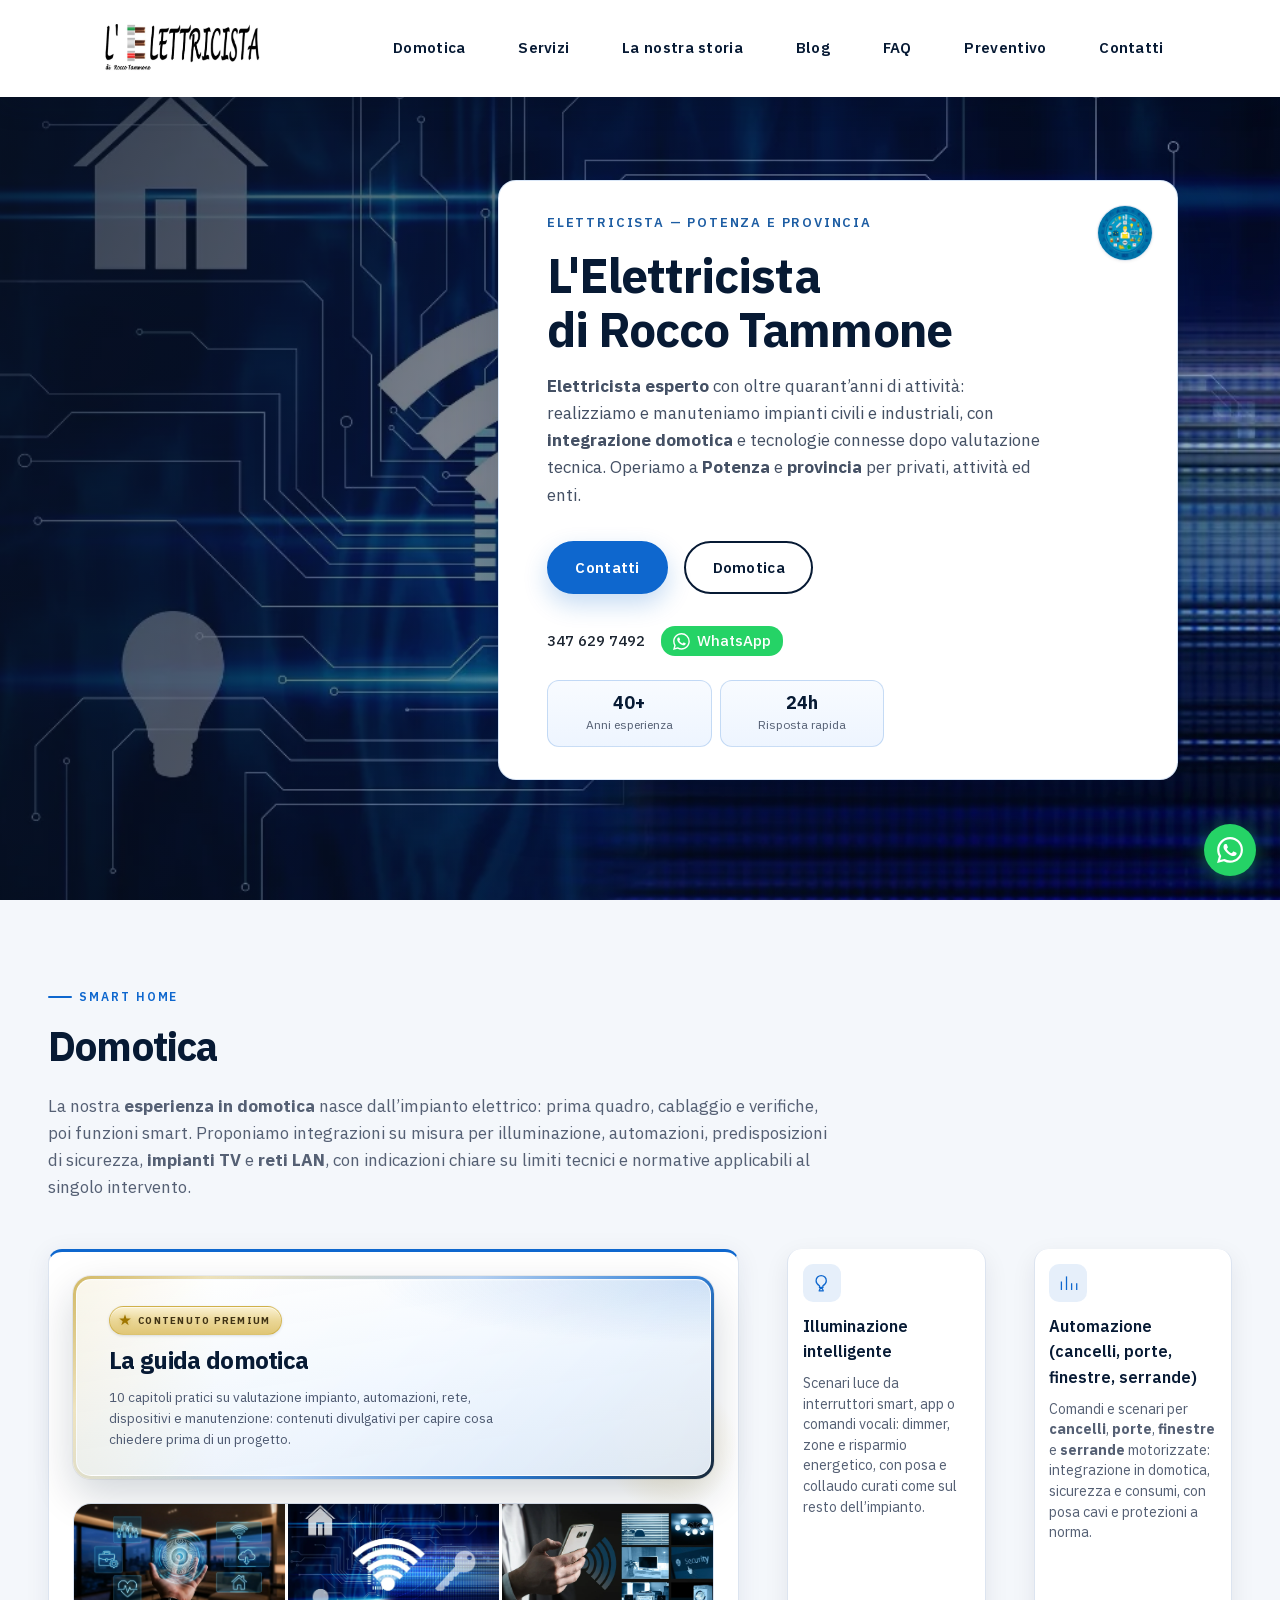
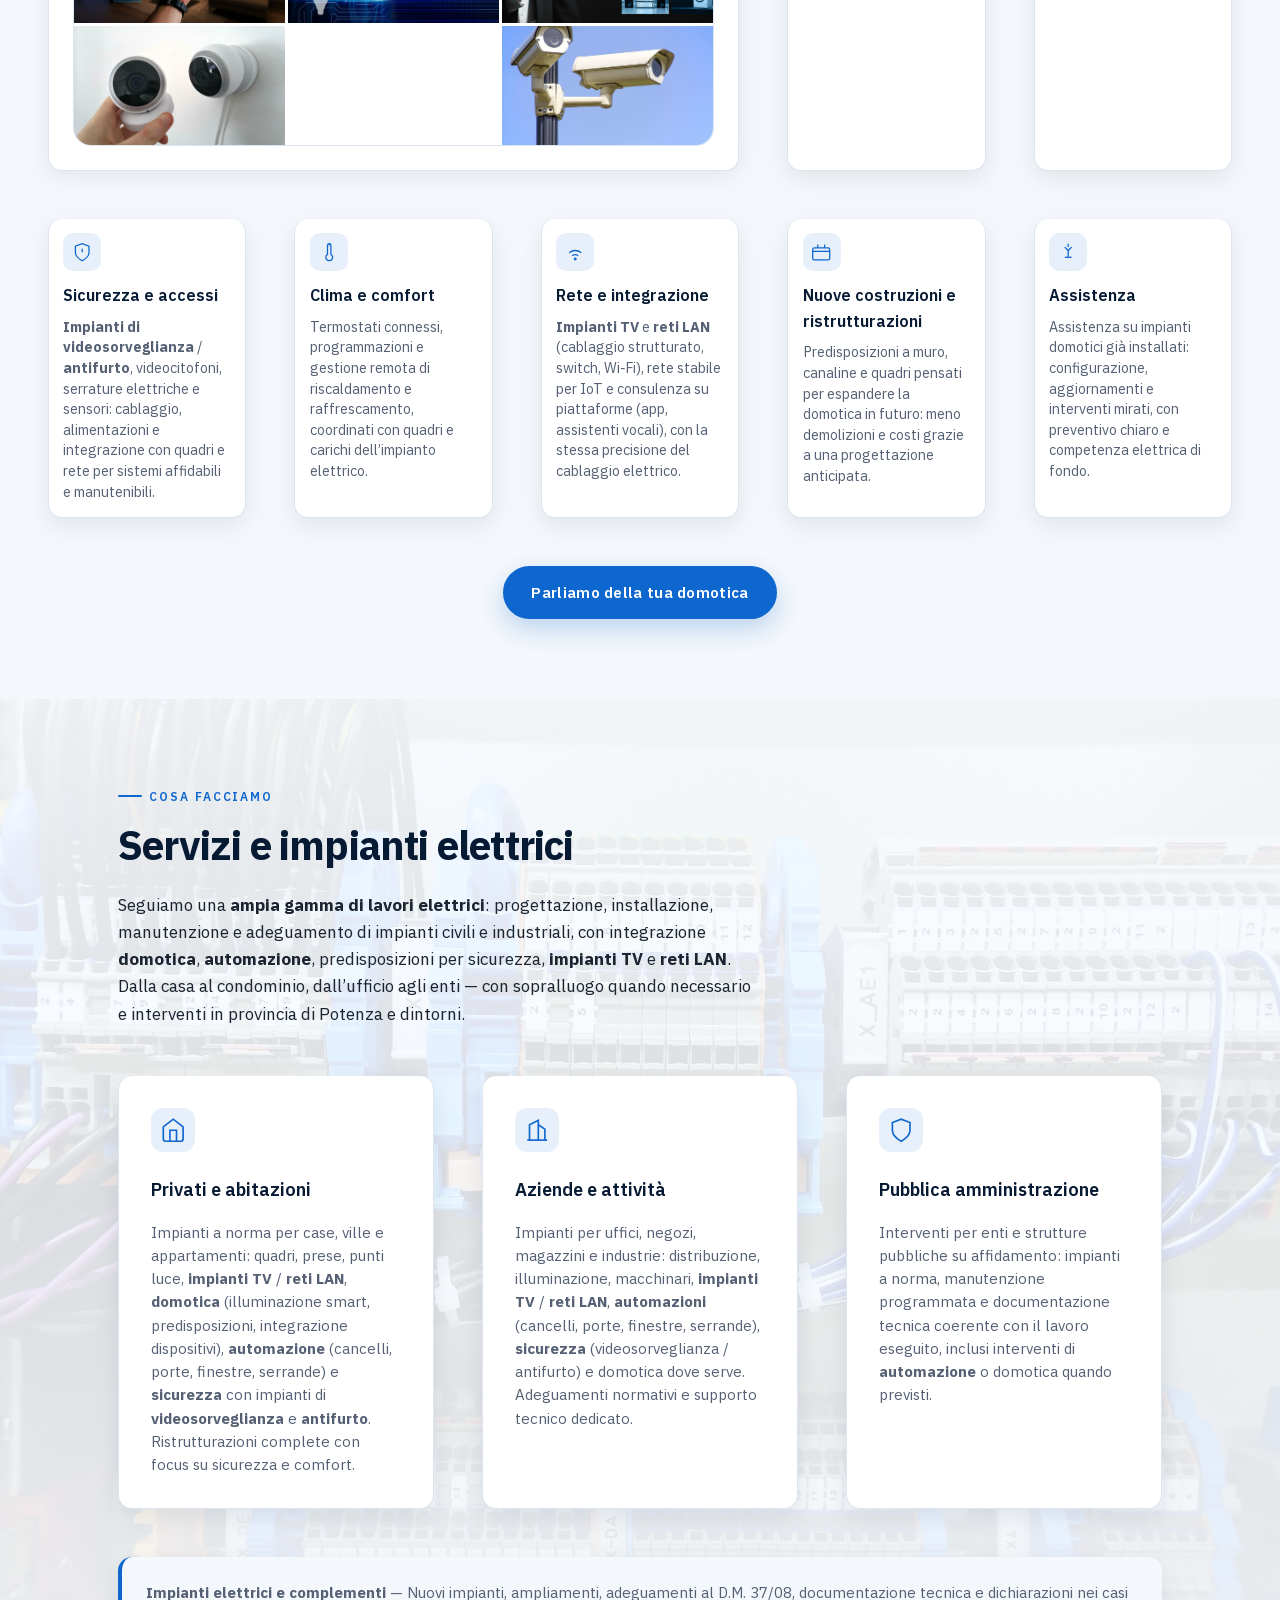
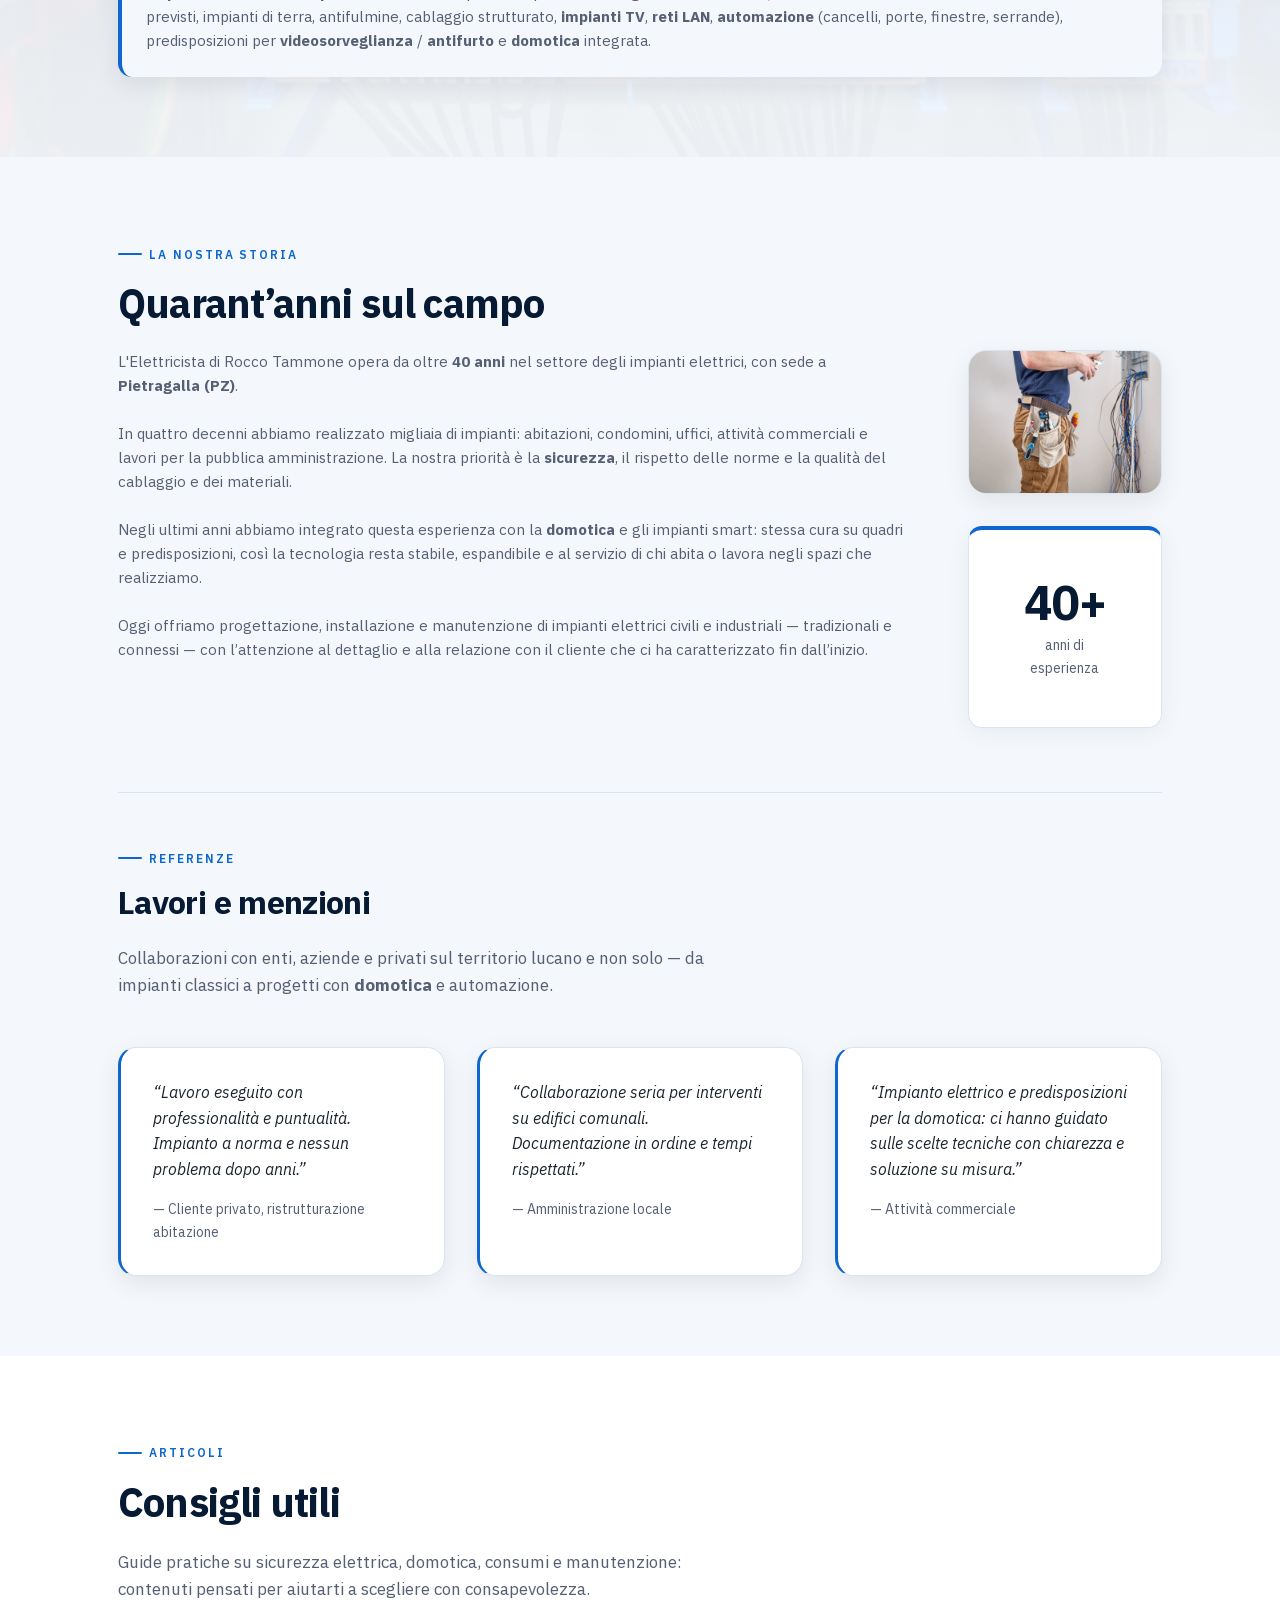
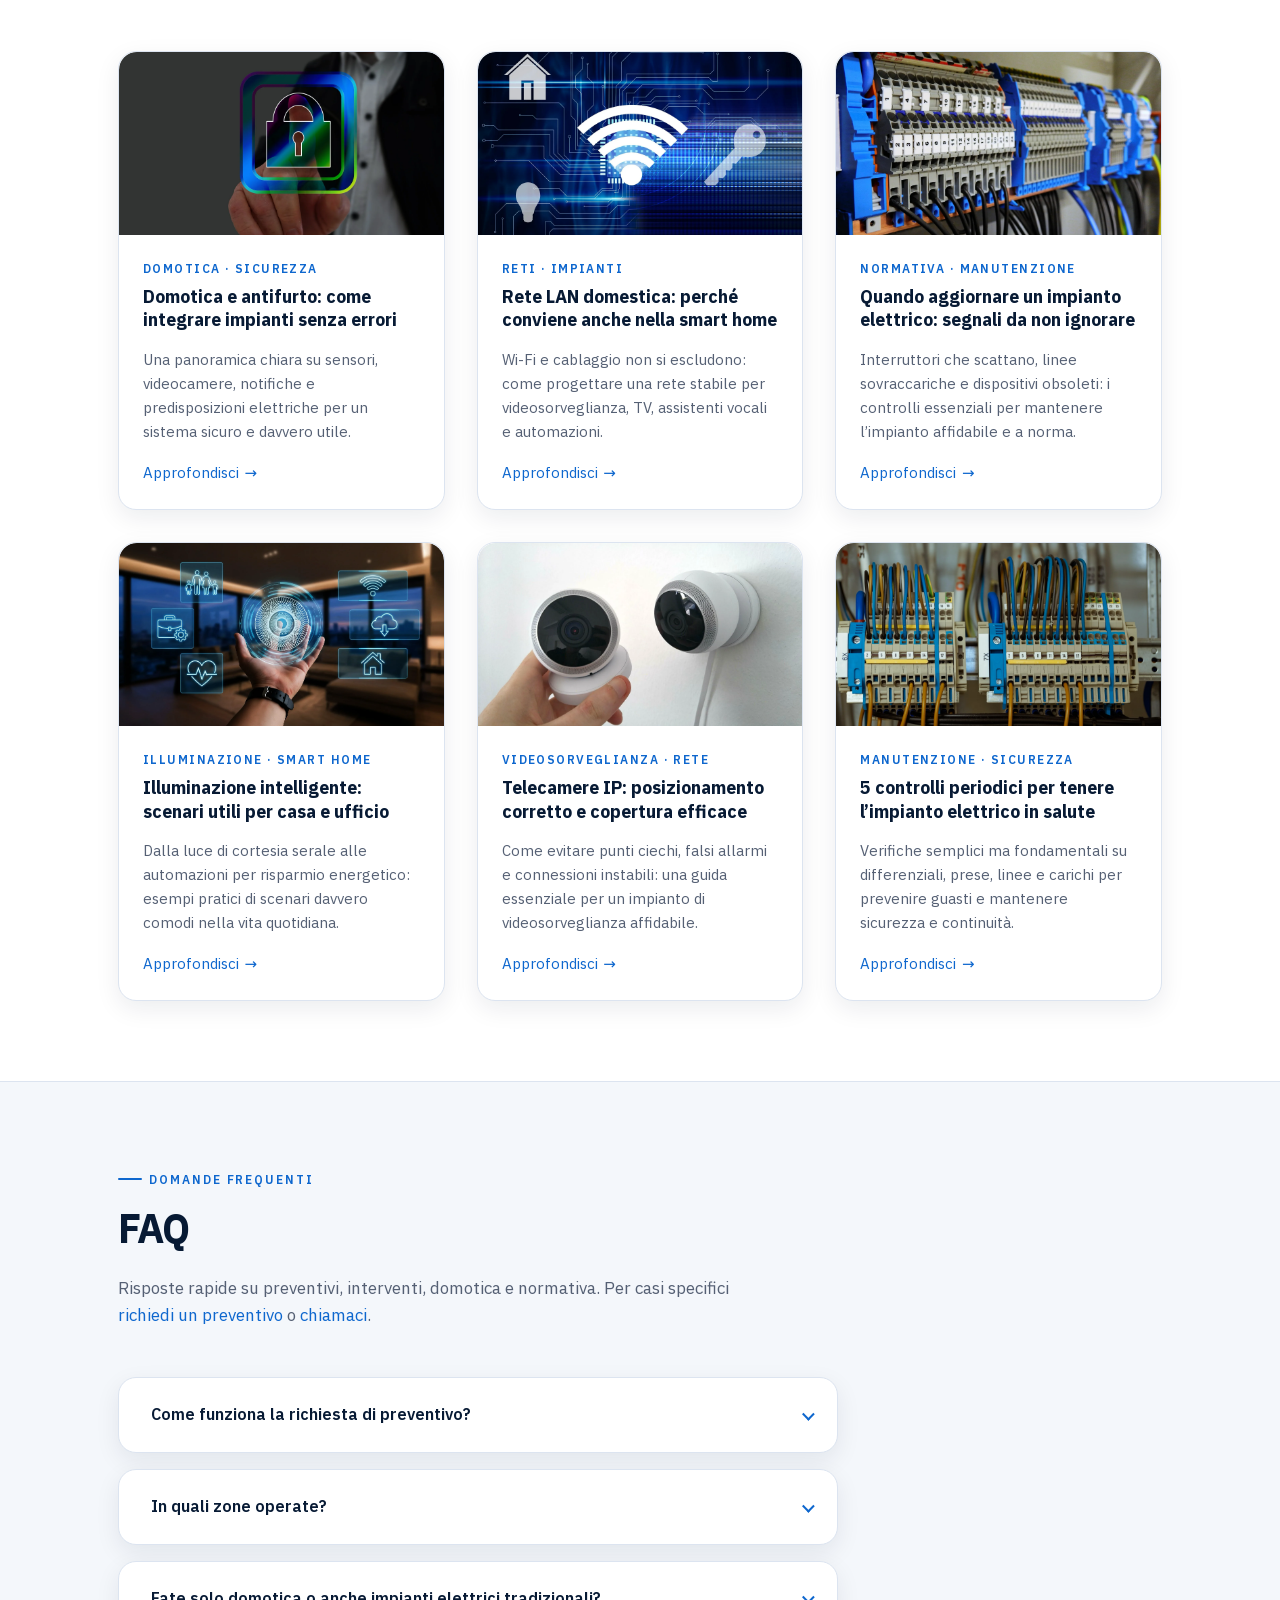
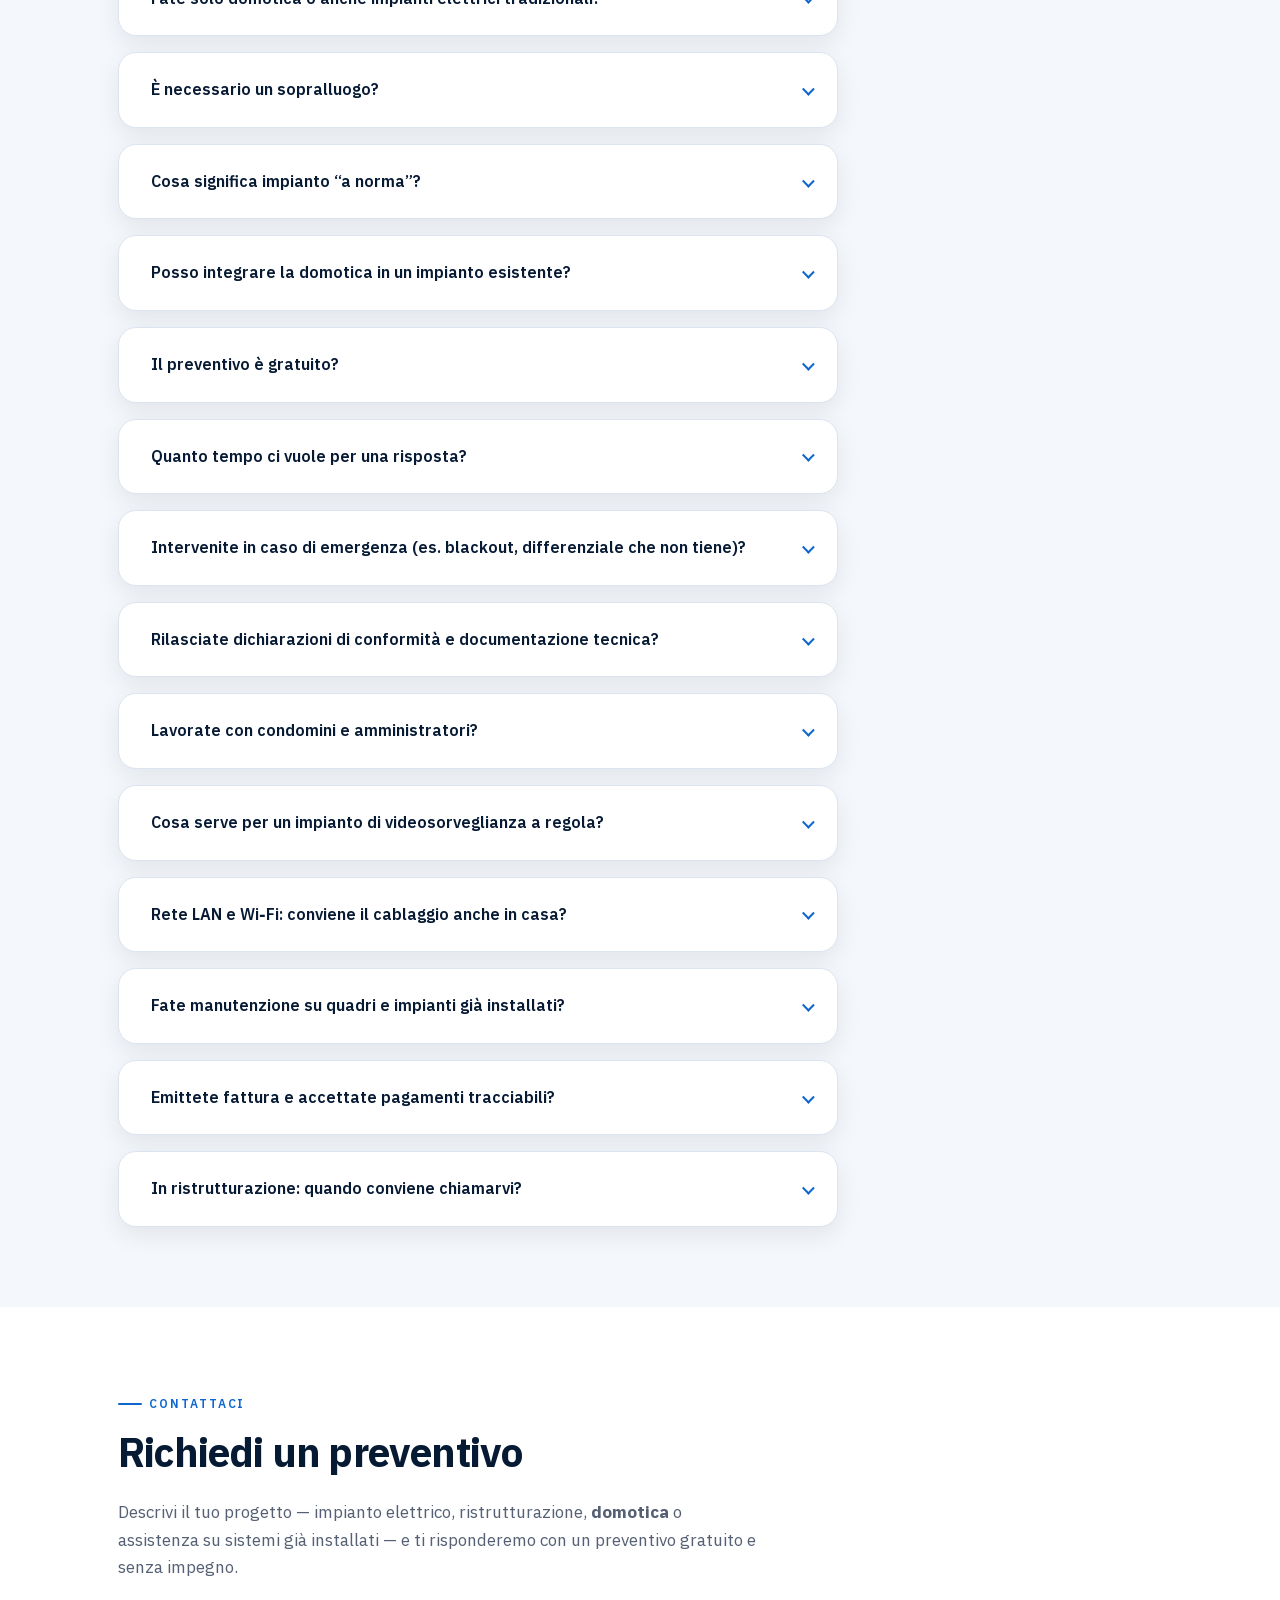
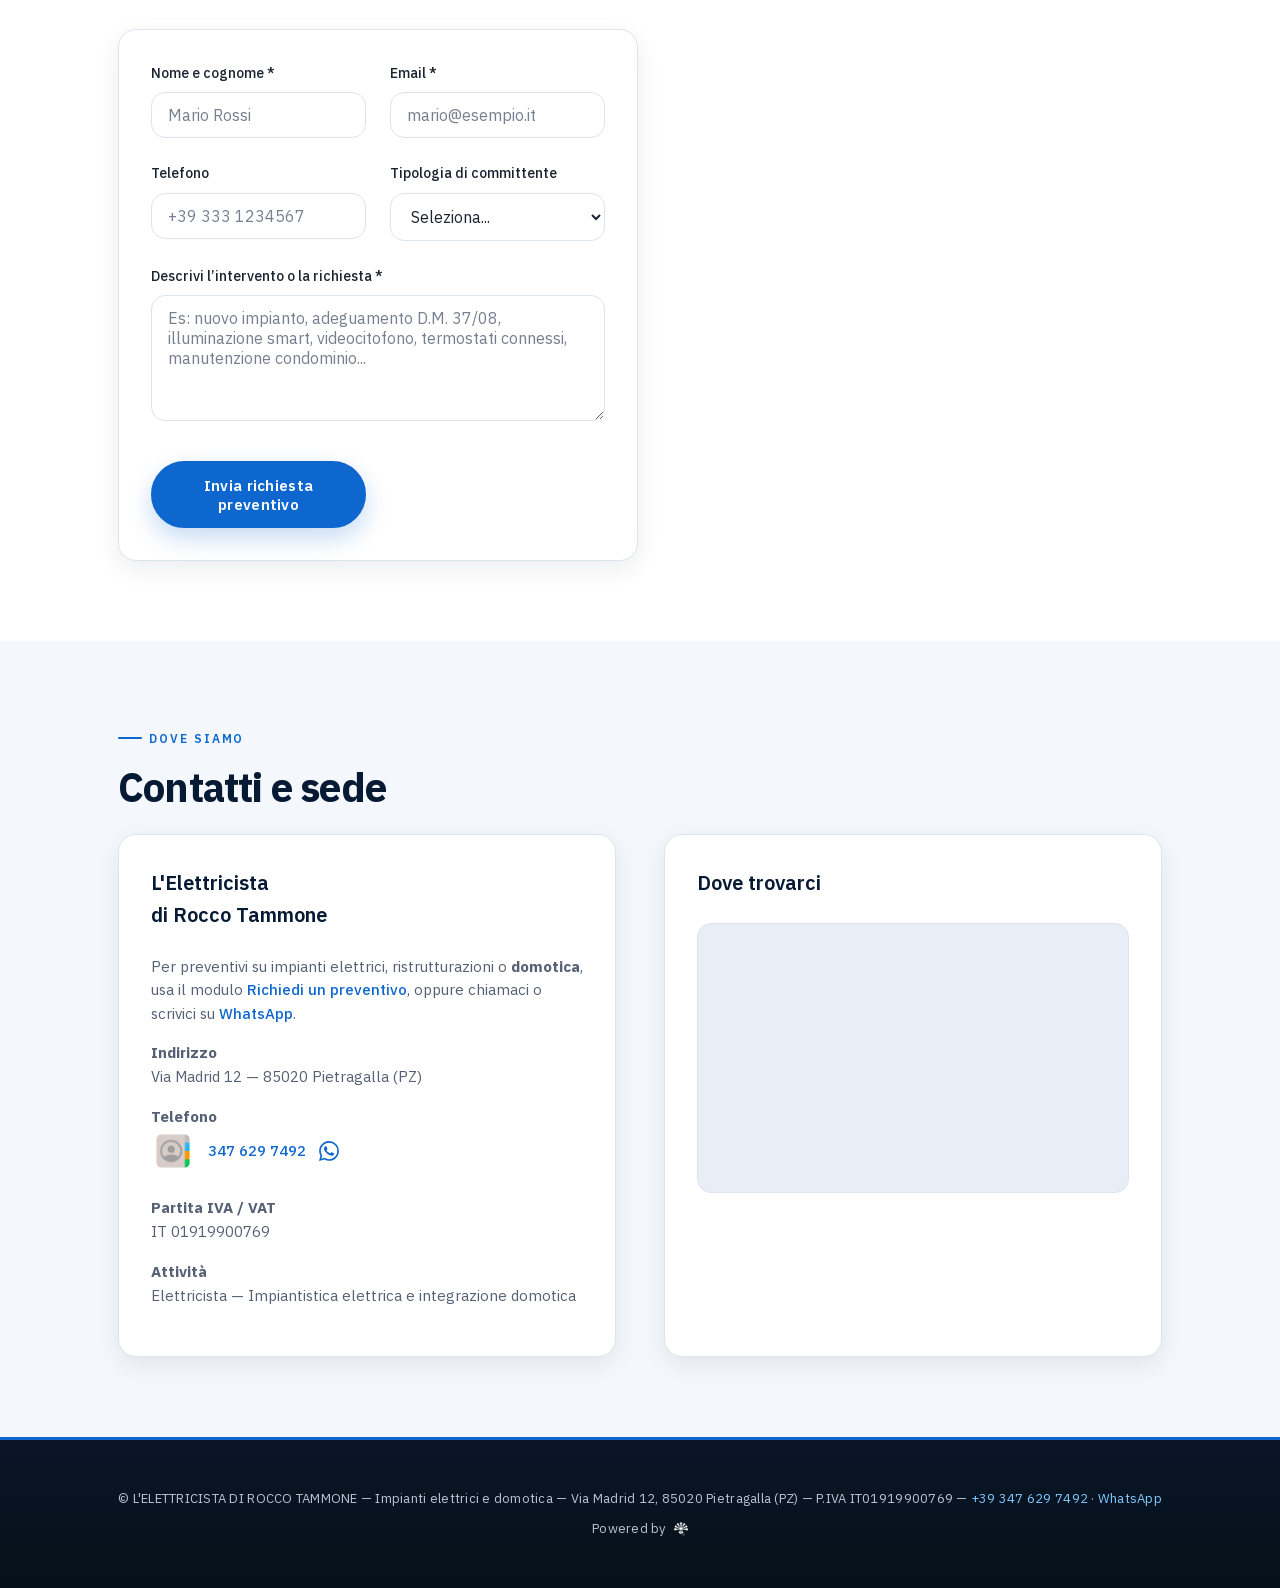
<file: index.html>
<!DOCTYPE html>
<html lang="it" id="top">
<head>
  <meta charset="UTF-8">
  <meta name="viewport" content="width=device-width, initial-scale=1.0">
  <title>Elettricista Potenza provincia | Domotica e nuove tecnologie | Pietragalla — Rocco Tammone</title>
  <meta name="description" content="Elettricista a Potenza e provincia – Rocco Tammone offre pronto intervento elettrico 24h per guasti, riparazioni e impianti civili e industriali. Servizio rapido in tutta la Basilicata: chiama ora per assistenza immediata a Potenza, Avigliano, Melfi e comuni limitrofi.">
  <meta name="keywords" content="elettricista Potenza, elettricista Potenza pronto intervento, elettricista 24h Potenza, elettricista provincia di Potenza, elettricista Basilicata, pronto intervento elettricista, riparazione guasti elettrici, impianti elettrici civili, impianti elettrici industriali, ricerca guasti elettrici, installazione quadri elettrici, manutenzione impianti elettrici, elettricista Avigliano, elettricista Melfi, elettricista Rionero in Vulture, elettricista Venosa, elettricista Lavello, elettricista Tito, elettricista Pignola, elettricista Picerno, elettricista Ruoti, elettricista Muro Lucano, elettricista Tolve, elettricista Oppido Lucano, elettricista Acerenza">
  <meta name="author" content="L'Elettricista di Rocco Tammone">
  <meta name="robots" content="index, follow, max-image-preview:large, max-snippet:-1, max-video-preview:-1">
  <meta name="googlebot" content="index, follow">
  <meta name="theme-color" content="#005eb8">
  <meta name="geo.region" content="IT-PZ">
  <meta name="geo.placename" content="Pietragalla">
  <meta name="language" content="Italian">
  <link rel="canonical" href="https://elettricistaroccotammone.it/">
  <link rel="sitemap" type="application/xml" title="Sitemap" href="https://elettricistaroccotammone.it/sitemap.xml">
  <link rel="icon" href="assets/favicon-transparent.png" type="image/png">

  <!-- Open Graph -->
  <meta property="og:type" content="website">
  <meta property="og:url" content="https://elettricistaroccotammone.it/">
  <meta property="og:title" content="Elettricista esperto Potenza e provincia | Domotica e smart home — Rocco Tammone">
  <meta property="og:description" content="Elettricista a Potenza e provincia – Rocco Tammone offre pronto intervento elettrico 24h per guasti, riparazioni e impianti civili e industriali. Servizio rapido in tutta la Basilicata: chiama ora per assistenza immediata a Potenza, Avigliano, Melfi e comuni limitrofi.">
  <meta property="og:image" content="https://elettricistaroccotammone.it/assets/domotica-home-automation-controls.webp">
  <meta property="og:image:alt" content="Controllo domotico e smart home">
  <meta property="og:locale" content="it_IT">
  <meta property="og:site_name" content="L'Elettricista di Rocco Tammone">

  <!-- Twitter Card -->
  <meta name="twitter:card" content="summary_large_image">
  <meta name="twitter:title" content="Elettricista esperto | Domotica Potenza e provincia — Rocco Tammone">
  <meta name="twitter:description" content="Elettricista a Potenza e provincia – Rocco Tammone offre pronto intervento elettrico 24h per guasti, riparazioni e impianti civili e industriali. Servizio rapido in tutta la Basilicata: chiama ora per assistenza immediata a Potenza, Avigliano, Melfi e comuni limitrofi.">
  <meta name="twitter:image" content="https://elettricistaroccotammone.it/assets/domotica-home-automation-controls.webp">

  <link rel="stylesheet" href="styles.css">

  <!-- Structured Data (JSON-LD) -->
  <script type="application/ld+json">
  {
    "@context": "https://schema.org",
    "@graph": [
      {
        "@type": "Electrician",
        "@id": "https://elettricistaroccotammone.it/#business",
        "name": "L'ELETTRICISTA DI ROCCO TAMMONE",
        "alternateName": "Elettricista Rocco Tammone Pietragalla",
        "description": "Elettricista con oltre quaranta anni di esperienza: installazione, manutenzione e adeguamento di impianti elettrici civili e industriali. Integrazione domotica e tecnologie connesse su valutazione tecnica dell'impianto esistente.",
        "slogan": "Impianti elettrici e integrazione domotica su base tecnica",
        "url": "https://elettricistaroccotammone.it",
        "image": "https://elettricistaroccotammone.it/assets/domotica-home-automation-controls.webp",
        "taxID": "IT01919900769",
        "telephone": "+393476297492",
        "address": {
          "@type": "PostalAddress",
          "streetAddress": "Via Madrid 12",
          "postalCode": "85020",
          "addressLocality": "Pietragalla",
          "addressRegion": "Potenza",
          "addressCountry": "IT"
        },
        "areaServed": [
          { "@type": "City", "name": "Potenza" },
          { "@type": "City", "name": "Pietragalla" },
          { "@type": "City", "name": "Melfi" },
          { "@type": "City", "name": "Avigliano" },
          { "@type": "City", "name": "Tolve" },
          { "@type": "Place", "name": "Piano San Nicola" },
          { "@type": "AdministrativeArea", "name": "Provincia di Potenza" },
          { "@type": "State", "name": "Basilicata" }
        ],
        "priceRange": "€€",
        "openingHoursSpecification": {
          "@type": "OpeningHoursSpecification",
          "dayOfWeek": ["Monday", "Tuesday", "Wednesday", "Thursday", "Friday"],
          "opens": "08:00",
          "closes": "18:00"
        },
        "sameAs": [],
        "knowsAbout": [
          "Impianti elettrici civili e industriali",
          "Domotica",
          "Smart home",
          "Nuove tecnologie impiantistiche",
          "Automazione edifici",
          "Illuminazione intelligente",
          "Cablaggio strutturato",
          "Reti LAN e impianti TV",
          "Videosorveglianza e antifurto",
          "Adeguamento impianti elettrici",
          "Impianti di terra e protezione"
        ]
      },
      {
        "@type": "WebSite",
        "@id": "https://elettricistaroccotammone.it/#website",
        "url": "https://elettricistaroccotammone.it/",
        "name": "L'Elettricista di Rocco Tammone",
        "description": "Elettricista in provincia di Potenza: impianti civili e industriali con integrazione domotica su valutazione tecnica. Sede a Pietragalla.",
        "inLanguage": "it-IT",
        "publisher": { "@id": "https://elettricistaroccotammone.it/#business" }
      }
    ]
  }
  </script>
</head>
<body>
  <header class="header">
    <div class="header__inner">
      <a href="#top" class="logo" aria-label="Torna all’inizio della pagina">
        <img src="assets/logo.webp" alt="L'Elettricista di Rocco Tammone — impianti elettrici e domotica" class="logo__img">
      </a>
      <button type="button" class="nav-toggle" aria-label="Apri menu" aria-expanded="false">
        <span></span><span></span><span></span>
      </button>
      <nav class="nav" aria-label="Navigazione principale">
        <ul class="nav__list">
          <li class="nav__item--mobile-only"><a href="#">Home</a></li>
          <li><a href="#domotica">Domotica</a></li>
          <li><a href="#servizi">Servizi</a></li>
          <li><a href="#storia">La nostra storia</a></li>
          <li><a href="#blog" title="Consigli utili — articoli e guide">Blog</a></li>
          <li><a href="#faq">FAQ</a></li>
          <li><a href="#preventivo">Preventivo</a></li>
          <li><a href="#contatti">Contatti</a></li>
        </ul>
        <div class="nav__footer">
          <div class="nav__footer-circle">
            <img src="assets/circle.webp" alt="" width="256" height="256" class="nav__footer-mark" decoding="async">
          </div>
        </div>
      </nav>
    </div>
  </header>

  <main>
    <section class="hero">
      <div class="hero__bg"></div>
      <div class="hero__inner">
        <div class="hero__content">
          <div class="hero__panel-brand">
            <img src="assets/circle.webp" alt="" width="56" height="56" class="hero__panel-logo">
          </div>
          <p class="hero__tag">Elettricista — Potenza e provincia</p>
          <h1 class="hero__title">
            <span class="brand-name">
              <span class="brand-name__line">L'Elettricista</span>
              <span class="brand-name__line">di Rocco Tammone</span>
            </span>
          </h1>
          <p class="hero__subtitle"><strong>Elettricista esperto</strong> con oltre quarant’anni di attività: realizziamo e manuteniamo impianti civili e industriali, con <strong>integrazione domotica</strong> e tecnologie connesse dopo valutazione tecnica. Operiamo a <strong>Potenza</strong> e <strong>provincia</strong> per privati, attività ed enti.</p>
          <div class="hero__cta">
            <a href="#contatti" class="btn btn--primary">Contatti</a>
            <a href="#domotica" class="btn btn--outline">Domotica</a>
          </div>
          <div class="hero__contact">
            <a href="tel:+393476297492" class="hero__tel">347 629 7492</a>
            <a href="https://wa.me/393476297492" class="hero__wa" target="_blank" rel="noopener noreferrer">
              <svg class="hero__wa-icon" xmlns="http://www.w3.org/2000/svg" viewBox="0 0 24 24" width="20" height="20" fill="currentColor" aria-hidden="true"><path d="M17.472 14.382c-.297-.149-1.758-.867-2.03-.967-.273-.099-.471-.148-.67.15-.197.297-.767.966-.94 1.164-.173.199-.347.223-.644.075-.297-.15-1.255-.463-2.39-1.475-.883-.788-1.48-1.761-1.653-2.059-.173-.297-.018-.458.13-.606.134-.133.298-.347.446-.52.149-.174.198-.298.298-.497.099-.198.05-.371-.025-.52-.075-.149-.669-1.612-.916-2.207-.242-.579-.487-.5-.669-.51-.173-.008-.371-.01-.57-.01-.198 0-.52.074-.792.372-.272.297-1.04 1.016-1.04 2.479 0 1.462 1.065 2.875 1.213 3.074.149.198 2.096 3.2 5.077 4.487.709.306 1.262.489 1.694.625.712.227 1.36.195 1.871.118.571-.085 1.758-.719 2.006-1.413.248-.694.248-1.289.173-1.413-.074-.124-.272-.198-.57-.347m-5.421 7.403h-.004a9.87 9.87 0 01-5.031-1.378l-.361-.214-3.741.982.998-3.648-.235-.374a9.86 9.86 0 01-1.51-5.26c.001-5.45 4.436-9.884 9.888-9.884 2.64 0 5.122 1.03 6.988 2.898a9.825 9.825 0 012.893 6.994c-.003 5.45-4.435 9.884-9.885 9.884m8.413-18.297A11.815 11.815 0 0012.05 0C5.495 0 .16 5.335.157 11.892c0 2.096.547 4.142 1.588 5.945L.057 24l6.305-1.654a11.882 11.882 0 005.683 1.448h.005c6.554 0 11.89-5.335 11.893-11.893a11.821 11.821 0 00-3.48-8.413Z"/></svg>
              <span class="hero__wa-text">WhatsApp</span>
            </a>
          </div>
          <div class="hero__metrics" aria-label="Punti di forza">
            <div class="hero__metric">
              <span class="hero__metric-value">40+</span>
              <span class="hero__metric-label">Anni esperienza</span>
            </div>
            <div class="hero__metric">
              <span class="hero__metric-value">24h</span>
              <span class="hero__metric-label">Risposta rapida</span>
            </div>
          </div>
        </div>
      </div>
    </section>

    <section id="domotica" class="section domotica">
      <div class="container">
        <p class="section__tag">Smart home</p>
        <h2 class="section__title">Domotica</h2>
        <p class="section__lead">La nostra <strong>esperienza in domotica</strong> nasce dall’impianto elettrico: prima quadro, cablaggio e verifiche, poi funzioni smart. Proponiamo integrazioni su misura per illuminazione, automazioni, predisposizioni di sicurezza, <strong>impianti TV</strong> e <strong>reti LAN</strong>, con indicazioni chiare su limiti tecnici e normative applicabili al singolo intervento.</p>
        <div class="domotica__mix">
          <div class="domotica__mix-media">
            <div class="domotica__gallery" aria-label="Galleria domotica e smart home">
              <!-- Carousel showcase (disattivato — sostituito dalla sezione "Domotica: guida ai servizi")
              <div class="domotica__showcase-carousel-wrap" data-domotica-showcase-carousel>
                <div class="domotica__showcase-carousel" role="region" aria-roledescription="carousel" aria-label="Immagini in evidenza smart home">
                  <div class="domotica__showcase-slides">
                    <img src="assets/geralt-smart-3871774_1920.webp" alt="Interfaccia e controllo smart home" width="1200" height="675" class="domotica__showcase-slide is-active" data-showcase-slide decoding="async" fetchpriority="high">
                    <img src="assets/geralt-smart-home-3317431_1920.webp" alt="Domotica: automazione domestica" width="1200" height="675" class="domotica__showcase-slide" data-showcase-slide loading="lazy" decoding="async">
                    <img src="assets/geralt-smart-home-3317433_1920.webp" alt="Tecnologie per la casa intelligente" width="1200" height="675" class="domotica__showcase-slide" data-showcase-slide loading="lazy" decoding="async">
                    <img src="assets/geralt-smart-home-3317434_1920.webp" alt="Sistemi connessi in abitazione" width="1200" height="675" class="domotica__showcase-slide" data-showcase-slide loading="lazy" decoding="async">
                    <img src="assets/geralt-smart-home-3317435_1920.webp" alt="Comfort e gestione remota" width="1200" height="675" class="domotica__showcase-slide" data-showcase-slide loading="lazy" decoding="async">
                    <img src="assets/geralt-smart-home-3317436_1920.webp" alt="Dispositivi smart integrati" width="1200" height="675" class="domotica__showcase-slide" data-showcase-slide loading="lazy" decoding="async">
                    <img src="assets/geralt-smart-home-3317437_1920.webp" alt="Casa connessa e scenari smart" width="1200" height="675" class="domotica__showcase-slide" data-showcase-slide loading="lazy" decoding="async">
                    <img src="assets/geralt-smart-home-3317439_1920.webp" alt="Sensori e automazione" width="1200" height="675" class="domotica__showcase-slide" data-showcase-slide loading="lazy" decoding="async">
                    <img src="assets/geralt-smart-home-3317442_1920.webp" alt="Ecosistema domotico" width="1200" height="675" class="domotica__showcase-slide" data-showcase-slide loading="lazy" decoding="async">
                    <img src="assets/geralt-smart-home-3317443_1920.webp" alt="Integrazione impianti smart" width="1200" height="675" class="domotica__showcase-slide" data-showcase-slide loading="lazy" decoding="async">
                  </div>
                  <div class="domotica__showcase-dots" aria-label="Scorri le immagini"></div>
                </div>
              </div>
              -->
              <a href="guida-domotica.html" class="domotica__guida-chapter" aria-labelledby="guida-domotica-heading">
                <div class="domotica__guida-chapter-inner">
                  <span class="domotica__guida-badge">
                    <svg class="domotica__guida-badge-icon" width="14" height="14" viewBox="0 0 24 24" fill="currentColor" aria-hidden="true"><path d="M12 2l2.4 7.4h7.6l-6 4.6 2.3 7-6.3-4.6-6.3 4.6 2.3-7-6-4.6h7.6z"/></svg>
                    Contenuto premium
                  </span>
                  <span class="domotica__guida-chapter-heading" id="guida-domotica-heading">La guida domotica</span>
                  <p class="domotica__guida-chapter-desc">10 capitoli pratici su valutazione impianto, automazioni, rete, dispositivi e manutenzione: contenuti divulgativi per capire cosa chiedere prima di un progetto.</p>
                </div>
              </a>
              <div class="domotica__gallery-grid">
                <img src="assets/domotica-home-automation-controls.webp" alt="Controllo domotico da smartphone" width="600" height="400" class="domotica__gallery-cell" loading="lazy">
                <img src="assets/stux-wlan-3251871_1920.webp" alt="Reti LAN, connettività e cablaggio strutturato" width="1920" height="1080" class="domotica__gallery-cell" decoding="async" fetchpriority="high">
                <img src="assets/domotica-home-automation-app.webp" alt="App per la gestione della smart home" width="600" height="400" class="domotica__gallery-cell" loading="lazy">
                <img src="assets/cctv-smartsystems-cctv-2417559_1920.webp" alt="Videosorveglianza e sicurezza integrata" width="600" height="400" class="domotica__gallery-cell" loading="lazy">
                <img src="assets/geralt-smart-home-3920905_1920.webp" alt="Smart home: controllo e comfort connessi" width="1200" height="675" class="domotica__gallery-cell" loading="lazy" decoding="async">
                <img src="assets/security-monitoring-1305045_1920.webp" alt="Videosorveglianza e monitoraggio" width="1920" height="1080" class="domotica__gallery-cell" loading="lazy" decoding="async">
              </div>
            </div>
          </div>
          <div class="services__grid domotica__grid">
          <article class="card">
            <div class="card__icon" aria-hidden="true">
              <svg viewBox="0 0 24 24" fill="none" stroke="currentColor" stroke-width="1.5"><path d="M9 21h6"/><path d="M10 21v-1a2 2 0 0 1 2-2h0a2 2 0 0 1 2 2v1"/><path d="M12 3a6 6 0 0 0-6 6c0 2.5 1.5 4.5 4 6v2h4v-2c2.5-1.5 4-3.5 4-6a6 6 0 0 0-6-6Z"/></svg>
            </div>
            <h3 class="card__title">Illuminazione intelligente</h3>
            <p class="card__text">Scenari luce da interruttori smart, app o comandi vocali: dimmer, zone e risparmio energetico, con posa e collaudo curati come sul resto dell’impianto.</p>
          </article>
          <article class="card">
            <div class="card__icon" aria-hidden="true">
              <svg viewBox="0 0 24 24" fill="none" stroke="currentColor" stroke-width="1.5"><path d="M4 20V10"/><path d="M10 20V4"/><path d="M16 20v-8"/><path d="M22 20V12"/></svg>
            </div>
            <h3 class="card__title">Automazione (cancelli, porte, finestre, serrande)</h3>
            <p class="card__text">Comandi e scenari per <strong>cancelli</strong>, <strong>porte</strong>, <strong>finestre</strong> e <strong>serrande</strong> motorizzate: integrazione in domotica, sicurezza e consumi, con posa cavi e protezioni a norma.</p>
          </article>
          <article class="card">
            <div class="card__icon" aria-hidden="true">
              <svg viewBox="0 0 24 24" fill="none" stroke="currentColor" stroke-width="1.5"><path d="M12 22s8-4 8-10V5l-8-3-8 3v7c0 6 8 10 8 10z"/><path d="M12 8v4"/><path d="M12 16h.01"/></svg>
            </div>
            <h3 class="card__title">Sicurezza e accessi</h3>
            <p class="card__text"><strong>Impianti di videosorveglianza</strong> / <strong>antifurto</strong>, videocitofoni, serrature elettriche e sensori: cablaggio, alimentazioni e integrazione con quadri e rete per sistemi affidabili e manutenibili.</p>
          </article>
          <article class="card">
            <div class="card__icon" aria-hidden="true">
              <svg viewBox="0 0 24 24" fill="none" stroke="currentColor" stroke-width="1.5"><path d="M14 4v10.54a4 4 0 1 1-4 0V4a2 2 0 0 1 4 0Z"/><path d="M12 2v2"/></svg>
            </div>
            <h3 class="card__title">Clima e comfort</h3>
            <p class="card__text">Termostati connessi, programmazioni e gestione remota di riscaldamento e raffrescamento, coordinati con quadri e carichi dell’impianto elettrico.</p>
          </article>
          <article class="card">
            <div class="card__icon" aria-hidden="true">
              <svg viewBox="0 0 24 24" fill="none" stroke="currentColor" stroke-width="1.5"><path d="M5 12.55a11 11 0 0 1 14.08 0"/><path d="M8.53 16.11a6 6 0 0 1 6.95 0"/><circle cx="12" cy="20" r="1"/></svg>
            </div>
            <h3 class="card__title">Rete e integrazione</h3>
            <p class="card__text"><strong>Impianti TV</strong> e <strong>reti LAN</strong> (cablaggio strutturato, switch, Wi‑Fi), rete stabile per IoT e consulenza su piattaforme (app, assistenti vocali), con la stessa precisione del cablaggio elettrico.</p>
          </article>
          <article class="card">
            <div class="card__icon" aria-hidden="true">
              <svg viewBox="0 0 24 24" fill="none" stroke="currentColor" stroke-width="1.5"><rect x="2" y="7" width="20" height="14" rx="2"/><path d="M16 3v4"/><path d="M8 3v4"/><path d="M2 11h20"/></svg>
            </div>
            <h3 class="card__title">Nuove costruzioni e ristrutturazioni</h3>
            <p class="card__text">Predisposizioni a muro, canaline e quadri pensati per espandere la domotica in futuro: meno demolizioni e costi grazie a una progettazione anticipata.</p>
          </article>
          <article class="card">
            <div class="card__icon" aria-hidden="true">
              <svg viewBox="0 0 24 24" fill="none" stroke="currentColor" stroke-width="1.5"><path d="M12 2v4"/><path d="m16 6-4 4-4-4"/><path d="M8 18h8"/><path d="M12 10v8"/></svg>
            </div>
            <h3 class="card__title">Assistenza</h3>
            <p class="card__text">Assistenza su impianti domotici già installati: configurazione, aggiornamenti e interventi mirati, con preventivo chiaro e competenza elettrica di fondo.</p>
          </article>
          </div>
        </div>

        <p class="domotica__cta"><a href="#preventivo" class="btn btn--primary">Parliamo della tua domotica</a></p>
      </div>
    </section>

    <section id="servizi" class="section services">
      <div class="container">
        <p class="section__tag">Cosa facciamo</p>
        <h2 class="section__title">Servizi e impianti elettrici</h2>
        <p class="section__lead">Seguiamo una <strong>ampia gamma di lavori elettrici</strong>: progettazione, installazione, manutenzione e adeguamento di impianti civili e industriali, con integrazione <strong>domotica</strong>, <strong>automazione</strong>, predisposizioni per sicurezza, <strong>impianti TV</strong> e <strong>reti LAN</strong>. Dalla casa al condominio, dall’ufficio agli enti — con sopralluogo quando necessario e interventi in provincia di Potenza e dintorni.</p>
        <div class="services__grid">
          <article class="card">
            <div class="card__icon" aria-hidden="true">
              <svg viewBox="0 0 24 24" fill="none" stroke="currentColor" stroke-width="1.5"><path d="M3 9l9-7 9 7v11a2 2 0 0 1-2 2H5a2 2 0 0 1-2-2z"/><path d="M9 22V12h6v10"/></svg>
            </div>
            <h3 class="card__title">Privati e abitazioni</h3>
            <p class="card__text">Impianti a norma per case, ville e appartamenti: quadri, prese, punti luce, <strong>impianti TV</strong> / <strong>reti LAN</strong>, <strong>domotica</strong> (illuminazione smart, predisposizioni, integrazione dispositivi), <strong>automazione</strong> (cancelli, porte, finestre, serrande) e <strong>sicurezza</strong> con impianti di <strong>videosorveglianza</strong> e <strong>antifurto</strong>. Ristrutturazioni complete con focus su sicurezza e comfort.</p>
          </article>
          <article class="card">
            <div class="card__icon" aria-hidden="true">
              <svg viewBox="0 0 24 24" fill="none" stroke="currentColor" stroke-width="1.5"><path d="M3 21h18"/><path d="M5 21V7l8-4v18"/><path d="M19 21V11l-6-4"/><path d="M9 9v.01"/><path d="M9 12v.01"/><path d="M9 15v.01"/></svg>
            </div>
            <h3 class="card__title">Aziende e attività</h3>
            <p class="card__text">Impianti per uffici, negozi, magazzini e industrie: distribuzione, illuminazione, macchinari, <strong>impianti TV</strong> / <strong>reti LAN</strong>, <strong>automazioni</strong> (cancelli, porte, finestre, serrande), <strong>sicurezza</strong> (videosorveglianza / antifurto) e domotica dove serve. Adeguamenti normativi e supporto tecnico dedicato.</p>
          </article>
          <article class="card">
            <div class="card__icon" aria-hidden="true">
              <svg viewBox="0 0 24 24" fill="none" stroke="currentColor" stroke-width="1.5"><path d="M12 22s8-4 8-10V5l-8-3-8 3v7c0 6 8 10 8 10z"/></svg>
            </div>
            <h3 class="card__title">Pubblica amministrazione</h3>
            <p class="card__text">Interventi per enti e strutture pubbliche su affidamento: impianti a norma, manutenzione programmata e documentazione tecnica coerente con il lavoro eseguito, inclusi interventi di <strong>automazione</strong> o domotica quando previsti.</p>
          </article>
        </div>
        <div class="services__extra">
          <p><strong>Impianti elettrici e complementi</strong> — Nuovi impianti, ampliamenti, adeguamenti al D.M. 37/08, documentazione tecnica e dichiarazioni nei casi previsti, impianti di terra, antifulmine, cablaggio strutturato, <strong>impianti TV</strong>, <strong>reti LAN</strong>, <strong>automazione</strong> (cancelli, porte, finestre, serrande), predisposizioni per <strong>videosorveglianza</strong> / <strong>antifurto</strong> e <strong>domotica</strong> integrata.</p>
        </div>
      </div>
    </section>

    <section id="storia" class="section history">
      <div class="container">
        <p class="section__tag">La nostra storia</p>
        <h2 class="section__title">Quarant’anni sul campo</h2>
        <div class="history__content">
          <div class="history__text">
            <p class="history__lead">L'Elettricista di Rocco Tammone opera da oltre <strong>40 anni</strong> nel settore degli impianti elettrici, con sede a <strong>Pietragalla (PZ)</strong>.</p>
            <p>In quattro decenni abbiamo realizzato migliaia di impianti: abitazioni, condomini, uffici, attività commerciali e lavori per la pubblica amministrazione. La nostra priorità è la <strong>sicurezza</strong>, il rispetto delle norme e la qualità del cablaggio e dei materiali.</p>
            <p>Negli ultimi anni abbiamo integrato questa esperienza con la <strong>domotica</strong> e gli impianti smart: stessa cura su quadri e predisposizioni, così la tecnologia resta stabile, espandibile e al servizio di chi abita o lavora negli spazi che realizziamo.</p>
            <p>Oggi offriamo progettazione, installazione e manutenzione di impianti elettrici civili e industriali — tradizionali e connessi — con l’attenzione al dettaglio e alla relazione con il cliente che ci ha caratterizzato fin dall’inizio.</p>
          </div>
          <div class="history__media">
            <img src="assets/electrician-builder-work-examines-cable-connection-electrical-line-fuselage-industrial-switchboard-professional-overalls-with-electrician-s-tool.webp" alt="Elettricista professionista al lavoro su quadro e cavi" width="800" height="600" class="history__img">
            <div class="history__badge">
              <span class="history__years">40+</span>
              <span class="history__label">anni di esperienza</span>
            </div>
          </div>
        </div>
        <div class="history__mentions" id="lavori">
          <p class="section__tag">Referenze</p>
          <h3 class="history__mentions-title">Lavori e menzioni</h3>
          <p class="section__lead history__mentions-lead">Collaborazioni con enti, aziende e privati sul territorio lucano e non solo — da impianti classici a progetti con <strong>domotica</strong> e automazione.</p>
          <div class="mentions__grid">
            <blockquote class="mention">
              <p class="mention__text">“Lavoro eseguito con professionalità e puntualità. Impianto a norma e nessun problema dopo anni.”</p>
              <footer class="mention__author">— Cliente privato, ristrutturazione abitazione</footer>
            </blockquote>
            <blockquote class="mention">
              <p class="mention__text">“Collaborazione seria per interventi su edifici comunali. Documentazione in ordine e tempi rispettati.”</p>
              <footer class="mention__author">— Amministrazione locale</footer>
            </blockquote>
            <blockquote class="mention">
              <p class="mention__text">“Impianto elettrico e predisposizioni per la domotica: ci hanno guidato sulle scelte tecniche con chiarezza e soluzione su misura.”</p>
              <footer class="mention__author">— Attività commerciale</footer>
            </blockquote>
          </div>
        </div>
      </div>
    </section>

    <section id="blog" class="section blog" aria-label="Consigli utili" data-blog-root>
      <div class="container">
        <div class="blog__list" data-blog-list>
          <p class="section__tag">Articoli</p>
          <h2 class="section__title">Consigli utili</h2>
          <p class="section__lead">Guide pratiche su sicurezza elettrica, domotica, consumi e manutenzione: contenuti pensati per aiutarti a scegliere con consapevolezza.</p>
          <div class="blog__grid">
            <article class="blog-card blog-card--clickable" id="blog-card-domotica-antifurto" data-blog-open="domotica-antifurto" tabindex="0" role="button" aria-labelledby="blog-card-title-domotica-antifurto">
              <div class="blog-card__media">
                <img src="assets/domotica-security.webp" alt="" width="1200" height="675" class="blog-card__img" loading="lazy" decoding="async">
              </div>
              <div class="blog-card__body">
                <p class="blog-card__meta">Domotica · Sicurezza</p>
                <h3 class="blog-card__title" id="blog-card-title-domotica-antifurto">Domotica e antifurto: come integrare impianti senza errori</h3>
                <p class="blog-card__excerpt">Una panoramica chiara su sensori, videocamere, notifiche e predisposizioni elettriche per un sistema sicuro e davvero utile.</p>
                <span class="blog-card__hint">Approfondisci <span aria-hidden="true">→</span></span>
              </div>
            </article>
            <article class="blog-card blog-card--clickable" id="blog-card-rete-lan-domestica" data-blog-open="rete-lan-domestica" tabindex="0" role="button" aria-labelledby="blog-card-title-rete-lan-domestica">
              <div class="blog-card__media">
                <img src="assets/stux-wlan-3251871_1920.webp" alt="" width="1920" height="1080" class="blog-card__img" loading="lazy" decoding="async">
              </div>
              <div class="blog-card__body">
                <p class="blog-card__meta">Reti · Impianti</p>
                <h3 class="blog-card__title" id="blog-card-title-rete-lan-domestica">Rete LAN domestica: perché conviene anche nella smart home</h3>
                <p class="blog-card__excerpt">Wi-Fi e cablaggio non si escludono: come progettare una rete stabile per videosorveglianza, TV, assistenti vocali e automazioni.</p>
                <span class="blog-card__hint">Approfondisci <span aria-hidden="true">→</span></span>
              </div>
            </article>
            <article class="blog-card blog-card--clickable" id="blog-card-aggiornare-impianto-elettrico" data-blog-open="aggiornare-impianto-elettrico" tabindex="0" role="button" aria-labelledby="blog-card-title-aggiornare-impianto-elettrico">
              <div class="blog-card__media">
                <img src="assets/bru-no-switchgear-2069759_1920.webp" alt="" width="1920" height="1280" class="blog-card__img" loading="lazy" decoding="async">
              </div>
              <div class="blog-card__body">
                <p class="blog-card__meta">Normativa · Manutenzione</p>
                <h3 class="blog-card__title" id="blog-card-title-aggiornare-impianto-elettrico">Quando aggiornare un impianto elettrico: segnali da non ignorare</h3>
                <p class="blog-card__excerpt">Interruttori che scattano, linee sovraccariche e dispositivi obsoleti: i controlli essenziali per mantenere l’impianto affidabile e a norma.</p>
                <span class="blog-card__hint">Approfondisci <span aria-hidden="true">→</span></span>
              </div>
            </article>
            <article class="blog-card blog-card--clickable" id="blog-card-illuminazione-intelligente-scenari" data-blog-open="illuminazione-intelligente-scenari" tabindex="0" role="button" aria-labelledby="blog-card-title-illuminazione-intelligente-scenari">
              <div class="blog-card__media">
                <img src="assets/domotica-home-automation-controls.webp" alt="" width="600" height="400" class="blog-card__img" loading="lazy" decoding="async">
              </div>
              <div class="blog-card__body">
                <p class="blog-card__meta">Illuminazione · Smart home</p>
                <h3 class="blog-card__title" id="blog-card-title-illuminazione-intelligente-scenari">Illuminazione intelligente: scenari utili per casa e ufficio</h3>
                <p class="blog-card__excerpt">Dalla luce di cortesia serale alle automazioni per risparmio energetico: esempi pratici di scenari davvero comodi nella vita quotidiana.</p>
                <span class="blog-card__hint">Approfondisci <span aria-hidden="true">→</span></span>
              </div>
            </article>
            <article class="blog-card blog-card--clickable" id="blog-card-telecamere-ip-posizionamento" data-blog-open="telecamere-ip-posizionamento" tabindex="0" role="button" aria-labelledby="blog-card-title-telecamere-ip-posizionamento">
              <div class="blog-card__media">
                <img src="assets/cctv-smartsystems-cctv-2417559_1920.webp" alt="" width="600" height="400" class="blog-card__img" loading="lazy" decoding="async">
              </div>
              <div class="blog-card__body">
                <p class="blog-card__meta">Videosorveglianza · Rete</p>
                <h3 class="blog-card__title" id="blog-card-title-telecamere-ip-posizionamento">Telecamere IP: posizionamento corretto e copertura efficace</h3>
                <p class="blog-card__excerpt">Come evitare punti ciechi, falsi allarmi e connessioni instabili: una guida essenziale per un impianto di videosorveglianza affidabile.</p>
                <span class="blog-card__hint">Approfondisci <span aria-hidden="true">→</span></span>
              </div>
            </article>
            <article class="blog-card blog-card--clickable" id="blog-card-controlli-periodici-impianto" data-blog-open="controlli-periodici-impianto" tabindex="0" role="button" aria-labelledby="blog-card-title-controlli-periodici-impianto">
              <div class="blog-card__media">
                <img src="assets/taken-wire-1098059_1920.webp" alt="" width="1920" height="1357" class="blog-card__img" loading="lazy" decoding="async">
              </div>
              <div class="blog-card__body">
                <p class="blog-card__meta">Manutenzione · Sicurezza</p>
                <h3 class="blog-card__title" id="blog-card-title-controlli-periodici-impianto">5 controlli periodici per tenere l’impianto elettrico in salute</h3>
                <p class="blog-card__excerpt">Verifiche semplici ma fondamentali su differenziali, prese, linee e carichi per prevenire guasti e mantenere sicurezza e continuità.</p>
                <span class="blog-card__hint">Approfondisci <span aria-hidden="true">→</span></span>
              </div>
            </article>
          </div>
        </div>

        <div class="blog-articles" data-blog-articles hidden>
          <article id="blog-articolo-domotica-antifurto" class="blog-article-view" hidden data-blog-article="domotica-antifurto">
            <div class="blog-article-view__inner article-wrap">
              <nav class="blog-article-view__nav" aria-label="Navigazione articolo">
                <button type="button" class="blog-article-view__back btn btn--outline" data-blog-back>Indietro</button>
                <a href="#blog" class="blog-article-view__to-list">Consigli utili</a>
              </nav>
              <header class="article__header">
                <p class="article__meta">Domotica · Sicurezza</p>
                <h1 class="article__title">Domotica e antifurto: come integrare impianti senza errori</h1>
                <p class="article__lead">Integrare domotica e sistema antifurto non è solo una questione di app: quadri, alimentazioni, rete e criteri di installazione decidono se il sistema sarà affidabile per anni o fonte di falsi allarmi e guasti.</p>
              </header>
              <figure class="article__figure">
                <img src="assets/domotica-security.webp" alt="" width="1200" height="675" class="article__img" loading="lazy" decoding="async">
              </figure>
              <div class="article-prose">
                <h2>Perché l’ordine elettrico viene prima dei dispositivi smart</h2>
                <p>Sensori, sirene, centraline e videocamere hanno tutti bisogno di alimentazioni stabili, protezioni adeguate nel quadro e, spesso, di una rete dati che non si interrompe quando il Wi‑Fi è congestionato. Un impianto pensato “a pezzi”, aggiungendo dispositivi senza verificare sezionamenti, sezioni di cavo e carichi sul differenziale, è la causa più frequente di interventi ripetuti e prestazioni deluse.</p>
                <p>La fase giusta per definire integrazioni è in progetto: canaline dedicate, punti di rete nei punti strategici, predisposizioni per tastiere e sensori cablati dove la wireless non è la scelta migliore (lunghi percorsi, pareti spesse, ambienti critici).</p>
                <h2>Antifurto e domotica: ruoli distinti, un’unica logica</h2>
                <p>L’antifurto ha la funzione di rilevare intrusioni e segnalare allarmi secondo norme e buone pratiche; la domotica gestisce scenari di comfort e automazione. Avvicinare le due cose è utile (stesse notifiche sul telefono, spegnimento luci in caso di inserimento totale, simulazione presenza), ma va evitato di “mischiare” sullo stesso dispositivo compiti incompatibili o di bypassare protezioni elettriche per comodità di installazione.</p>
                <ul>
                  <li><strong>Sensori volumetrici e perimetrali</strong>: posa e altezza influenzano falsi allarmi; meglio affiancare la scelta a chi conosce gli ambienti reali.</li>
                  <li><strong>Videocamere</strong>: servono continuità di rete e, spesso, alimentazione dedicata o PoE; il solo Wi‑Fi può non bastare per streaming stabile 24/7.</li>
                  <li><strong>Notifiche e cloud</strong>: verificare che la connettività domestica abbia ridondanza o priorità dove serve (es. linee critiche).</li>
                </ul>
                <h2>Errori che conviene evitare fin da subito</h2>
                <p>Sovraccaricare linee già al limite, usare prolunghe e derivazioni “provvisorie” che restano anni, o ignorare l’impianto di terra e le equipotenzialità dove la norma le richiede sono scelte che rendono fragile tutta la catena — compresa la sicurezza degli stessi sistemi antifurto. Un intervento professionale parte sempre da misure, verifica dei quadri e pianificazione delle nuove utenze.</p>
                <h2>Priorità in fase di cantiere</h2>
                <p>Nelle nuove costruzioni o ristrutturazioni con murature aperte, definire insieme percorsi di cavi (rete, alimentazioni ausiliarie, sensori) riduce passaggi in vista e migliora le prestazioni. Posticipare la progettazione “a impianto finito” costringe spesso a soluzioni esteticamente peggiori o più fragili.</p>
                <p>La documentazione del quadro — linee nominate, protezioni e carichi — è il riferimento per ogni ampliamento futuro (nuove telecamere, integrazione domotica, seconda centrale o ripetitori).</p>
                <h2>Prima di acquistare: cosa chiarire</h2>
                <ul>
                  <li>Compatibilità tra centrale antifurto, sensori e piattaforma domotica prevista.</li>
                  <li>Backup energetico (batterie, eventuale continuità per router o NVR) in caso di blackout.</li>
                  <li>Manutenzione ordinaria, aggiornamenti firmware e chi interviene in remoto.</li>
                </ul>
              </div>
              <div class="article__cta">
                <p>Vuoi integrare domotica e sicurezza nel tuo impianto? Descrivi l’abitazione o l’attività e ti indicheremo la soluzione più sensata.</p>
                <a href="#preventivo" class="btn btn--primary" data-blog-to-preventivo>Richiedi un preventivo</a>
              </div>
              <nav class="blog-article-view__nav blog-article-view__nav--bottom" aria-label="Fine articolo">
                <button type="button" class="blog-article-view__back btn btn--outline" data-blog-back>Indietro</button>
                <a href="#blog" class="blog-article-view__to-list">Consigli utili</a>
              </nav>
            </div>
          </article>

          <article id="blog-articolo-rete-lan-domestica" class="blog-article-view" hidden data-blog-article="rete-lan-domestica">
            <div class="blog-article-view__inner article-wrap">
              <nav class="blog-article-view__nav" aria-label="Navigazione articolo">
                <button type="button" class="blog-article-view__back btn btn--outline" data-blog-back>Indietro</button>
                <a href="#blog" class="blog-article-view__to-list">Consigli utili</a>
              </nav>
              <header class="article__header">
                <p class="article__meta">Reti · Impianti</p>
                <h1 class="article__title">Rete LAN domestica: perché conviene anche nella smart home</h1>
                <p class="article__lead">Il Wi‑Fi è comodo, ma non sostituisce un cablaggio strutturato dove servono banda stabile, bassa latenza e continuità — tipico di telecamere, smart TV, postazioni fisse e server locali.</p>
              </header>
              <figure class="article__figure">
                <img src="assets/stux-wlan-3251871_1920.webp" alt="" width="1920" height="1080" class="article__img" loading="lazy" decoding="async">
              </figure>
              <div class="article-prose">
                <h2>Wi‑Fi e cavi: complementari, non alternativa cieca</h2>
                <p>Una rete domestica moderna conviene progettarla a livelli: dorsali in cavo (Cat 6 o superiore, secondo distanze e standard richiesti), punti d’accesso posizionati dove il segnale deve coprire davvero, e switch gestiti o meno in base alla complessità. Gli assistenti vocali, i sensori a batteria e gli smartphone restano su wireless; i dispositivi “fissi” e voraci di banda beneficiano del cavo.</p>
                <h2>Cosa si ottiene in una smart home con LAN fatta bene</h2>
                <ul>
                  <li><strong>Videosorveglianza e videocitofoni IP</strong>: meno micro-interruzioni e meno carico sul solo Wi‑Fi.</li>
                  <li><strong>TV e streaming 4K</strong>: collegamenti stabili in salotto e sale riunioni.</li>
                  <li><strong>Domotica centralizzata</strong>: gateway e bridge possono stare dove il cavo arriva, con alimentazioni dedicate nel quadro.</li>
                </ul>
                <h2>Quando pianificare il cablaggio</h2>
                <p>In ristrutturazione o nuova costruzione il costo marginale di aggiungere un cavo in più in canalina è basso rispetto a rifare i muri dopo. Anche in immobili esistenti esistono percorsi in falsi soffitti, canaline esterne o minitubazioni: la scelta va fatta con criterio estetico e tecnico. Un elettricista abituato a reti e domotica può indicare priorità (dove servono certezze assolute) e dove il wireless basta.</p>
                <h2>Topologia e prestazioni</h2>
                <p>Una rete domestica ben fatta separa spesso il traffico “pesante” (video, NAS, postazioni) dal resto tramite switch e, se serve, VLAN o segmenti logici. Non è snobismo tecnico: riduce micro-interruzioni quando qualcuno fa backup o guarda film in 4K mentre altri lavorano in videoconferenza.</p>
                <p>I punti d’accesso Wi‑Fi vanno posizionati dove servono davvero copertura, non solo accanto al router in ingresso. Spesso conviene più accessi ben piazzati che un unico dispositivo al massimo volume.</p>
                <h2>Fibra, modem e impianto interno</h2>
                <p>L’arrivo della fibra o del punto di demarcazione definisce dove nasce la LAN interna: prevedere spazio ventilato per modem/router, eventuale rack o armadietto, e prese dedicate evita trasformatori appesi e cavi sotto tiro. In attività o studi, la messa a terra e le protezioni dei quadri vanno coerenti con la quantità di apparati collegati.</p>
              </div>
              <div class="article__cta">
                <p>Stai ristrutturando o vuoi stabilizzare rete e domotica? Possiamo definire dorsali, punti rete e alimentazioni insieme.</p>
                <a href="#preventivo" class="btn btn--primary" data-blog-to-preventivo>Richiedi un preventivo</a>
              </div>
              <nav class="blog-article-view__nav blog-article-view__nav--bottom" aria-label="Fine articolo">
                <button type="button" class="blog-article-view__back btn btn--outline" data-blog-back>Indietro</button>
                <a href="#blog" class="blog-article-view__to-list">Consigli utili</a>
              </nav>
            </div>
          </article>

          <article id="blog-articolo-aggiornare-impianto-elettrico" class="blog-article-view" hidden data-blog-article="aggiornare-impianto-elettrico">
            <div class="blog-article-view__inner article-wrap">
              <nav class="blog-article-view__nav" aria-label="Navigazione articolo">
                <button type="button" class="blog-article-view__back btn btn--outline" data-blog-back>Indietro</button>
                <a href="#blog" class="blog-article-view__to-list">Consigli utili</a>
              </nav>
              <header class="article__header">
                <p class="article__meta">Normativa · Manutenzione</p>
                <h1 class="article__title">Quando aggiornare un impianto elettrico: segnali da non ignorare</h1>
                <p class="article__lead">Un impianto non “scade” come una patente, ma componenti obsoleti, nuovi carichi e norme aggiornate possono rendere necessario un adeguamento — prima che guasti e rischi diventino evidenti.</p>
              </header>
              <figure class="article__figure">
                <img src="assets/bru-no-switchgear-2069759_1920.webp" alt="" width="1920" height="1280" class="article__img" loading="lazy" decoding="async">
              </figure>
              <div class="article-prose">
                <h2>Segnali che meritano attenzione professionale</h2>
                <p>Interruttori differenziali che scattano spesso senza causa apparente, odore di surriscaldamento presso prese o quadri, spine che si scalda, luci che lampeggiano quando si accendono altri carichi sono campanelli d’allarme. Anche l’assenza di terra efficace, o prese senza protezioni adeguate in bagni e ambienti umidi, richiede interventi mirati e documentati.</p>
                <h2>Ristrutturazioni e nuovi utilizzi</h2>
                <p>Passare da caldaia a pompa di calore, installare wallbox per auto elettriche, cucine con più forni e piani cottura induzione, o aggiungere condizionatori e domotica aumenta i carichi e la complessità delle protezioni. Non è raro che servano nuove linee, revisione delle curve di intervento e verifica della sezione dei cavi.</p>
                <h2>Documentazione e messa a norma</h2>
                <p>Per nuovi impianti o modifiche rilevanti valgono le regole sulla messa in esercizio (D.M. 37/08). Un professionista può indicarti cosa è obbligatorio nel tuo caso e cosa è buona pratica per sicurezza e rivendita dell’immobile. Rimandare interventi strutturali quando i segnali ci sono già espone a costi maggiori dopo un guasto.</p>
                <h2>Interventi mirati rispetto alla riprogettazione</h2>
                <p>Non sempre serve rifare tutto: a volte basta una nuova linea dedicata, la sostituzione di un differenziale obsoleto o il ripristino di protezioni coordinate con i carichi attuali. In altri casi, specialmente con quadri saturi o cavi sotto dimensionati, la proposta sarà più strutturata.</p>
                <p>La valutazione tiene conto di età dei cavi, tipo di impianto originario, modifiche abusive passate e obiettivi futuri (clima, auto elettrica, domotica). Un sopralluogo con apertura del quadro e storia dell’edificio è il modo più onesto per decidere.</p>
              </div>
              <div class="article__cta">
                <p>Sospetti che il tuo quadro o le linee non siano più adeguati? Un sopralluogo permette priorità chiare e un preventivo fondato.</p>
                <a href="#preventivo" class="btn btn--primary" data-blog-to-preventivo>Richiedi un preventivo</a>
              </div>
              <nav class="blog-article-view__nav blog-article-view__nav--bottom" aria-label="Fine articolo">
                <button type="button" class="blog-article-view__back btn btn--outline" data-blog-back>Indietro</button>
                <a href="#blog" class="blog-article-view__to-list">Consigli utili</a>
              </nav>
            </div>
          </article>

          <article id="blog-articolo-illuminazione-intelligente-scenari" class="blog-article-view" hidden data-blog-article="illuminazione-intelligente-scenari">
            <div class="blog-article-view__inner article-wrap">
              <nav class="blog-article-view__nav" aria-label="Navigazione articolo">
                <button type="button" class="blog-article-view__back btn btn--outline" data-blog-back>Indietro</button>
                <a href="#blog" class="blog-article-view__to-list">Consigli utili</a>
              </nav>
              <header class="article__header">
                <p class="article__meta">Illuminazione · Smart home</p>
                <h1 class="article__title">Illuminazione intelligente: scenari utili per casa e ufficio</h1>
                <p class="article__lead">L’illuminazione smart non è solo accendere una lampadina con il telefono: sono scenari che risparmiano energia, aumentano il comfort e migliorano la sicurezza percepita — se coerenti con interruttori, cablaggio e abitudini reali.</p>
              </header>
              <figure class="article__figure">
                <img src="assets/domotica-home-automation-controls.webp" alt="" width="600" height="400" class="article__img" loading="lazy" decoding="async">
              </figure>
              <div class="article-prose">
                <h2>Scenari che hanno senso nella vita di tutti i giorni</h2>
                <p>Luci di cortesia che si accendono al calare del sole o su movimento nei corridoi, spegnimento globale “esco di casa” dalla stessa parete dove già inserisci l’allarme, dimmerazione in soggiorno per cinema e cena: sono esempi che funzionano quando comandi fisici e app convivono senza costringere tutti in casa a usare solo lo smartphone.</p>
                <h2>Risparmio energetico senza rinunciare al comfort</h2>
                <p>Sensori di luminosità e presenza, spegnimenti automatici in locali poco usati e programmazioni stagionali riducono sprechi. L’impianto elettrico deve supportare carichi LED, eventuali alimentatori e, dove serve, neutri separati per dimmer intelligenti: dettagli che si progettano in fase elettrica, non solo “a lampadina cambiata”.</p>
                <h2>Ufficio e attività</h2>
                <p>Orari lavorativi, zone a passaggio e illuminazione di sicurezza su percorsi e uscite possono integrarsi con impianti centralizzati o modulari. La chiarezza su chi comanda cosa (gruppi, scenari, priorità) evita comportamenti strani dopo mesi d’uso.</p>
                <h2>Interruttori tradizionali e comandi smart</h2>
                <p>Il mix più apprezzato in famiglia è spesso: pulsanti fisici dove si sono sempre usati, scenari e app per automazioni e assenza. Sostituire ogni punto luce con un modulo connesso senza progetto può creare confusione su neutri e compatibilità LED: meglio definire una gerarchia (cosa è sempre manuale, cosa è automatizzato).</p>
                <p>Le sorgenti calde/fredde, i circuiti dimmerabili e i trasformatori per strisce LED hanno requisiti diversi: vanno previsti in fase elettrica, non solo a lampada installata.</p>
              </div>
              <div class="article__cta">
                <p>Vuoi illuminazione smart integrata nel quadro e nelle abitudini della tua casa o attività?</p>
                <a href="#preventivo" class="btn btn--primary" data-blog-to-preventivo>Richiedi un preventivo</a>
              </div>
              <nav class="blog-article-view__nav blog-article-view__nav--bottom" aria-label="Fine articolo">
                <button type="button" class="blog-article-view__back btn btn--outline" data-blog-back>Indietro</button>
                <a href="#blog" class="blog-article-view__to-list">Consigli utili</a>
              </nav>
            </div>
          </article>

          <article id="blog-articolo-telecamere-ip-posizionamento" class="blog-article-view" hidden data-blog-article="telecamere-ip-posizionamento">
            <div class="blog-article-view__inner article-wrap">
              <nav class="blog-article-view__nav" aria-label="Navigazione articolo">
                <button type="button" class="blog-article-view__back btn btn--outline" data-blog-back>Indietro</button>
                <a href="#blog" class="blog-article-view__to-list">Consigli utili</a>
              </nav>
              <header class="article__header">
                <p class="article__meta">Videosorveglianza · Rete</p>
                <h1 class="article__title">Telecamere IP: posizionamento corretto e copertura efficace</h1>
                <p class="article__lead">Un impianto di telecamere IP efficace nasce da inquadrature pensate, alimentazioni affidabili e rete che regge il traffico continuo — non solo dal numero di dispositivi acquistati.</p>
              </header>
              <figure class="article__figure">
                <img src="assets/cctv-smartsystems-cctv-2417559_1920.webp" alt="" width="600" height="400" class="article__img" loading="lazy" decoding="async">
              </figure>
              <div class="article-prose">
                <h2>Copertura e punti ciechi</h2>
                <p>Conviene elencare ingressi, recinzioni, garage, cortili e corridoi critici prima di fissare staffe. L’altezza e l’angolazione influenzano tanto la qualità notturna quanto il rischio di manomissione. Coprire gli stessi punti con due inquadrature diverse riduce zone non osservate e aiuta in caso di schermo parziale (vegetazione, riflessi).</p>
                <h2>Rete, PoE e stabilità</h2>
                <p>Le telecamere che trasmettono H24 stressano router e Wi‑Fi se sono tutte wireless. Dove possibile, <strong>Ethernet</strong> o <strong>PoE</strong> (Power over Ethernet) portano alimentazione e dati sullo stesso cavo con continuità superiore. Switch e priorità VLAN o segmentazione di rete aiutano a isolare il traffico video dal resto della casa.</p>
                <h2>Privacy e buon uso</h2>
                <p>Regolamenti e buonsenso impongono di evitare inquadrature su proprietà altrui o spazi non pertinenti; in condomini servono accordi e spesso delibere. Insegne informative e conservazione delle immagini vanno pianificate insieme alla posa tecnica.</p>
                <h2>Risoluzione, notturno e archiviazione</h2>
                <p>Telecamere con buon sensore in condizioni di scarsa illuminazione riducono rumore e falsi movimenti che stressano notifiche e hard disk. La scelta tra registrazione continua, su evento o ibrida dipende da quanto serve la continuità probatoria e dalla capacità di storage.</p>
                <p>Registrare su NVR locale, su cloud o in modo ibrido ha implicazioni su costi, privacy e cosa succede se cade Internet: va deciso in progetto, non dopo l’installazione.</p>
              </div>
              <div class="article__cta">
                <p>Vuoi un impianto di videosorveglianza IP cablato e configurato correttamente?</p>
                <a href="#preventivo" class="btn btn--primary" data-blog-to-preventivo>Richiedi un preventivo</a>
              </div>
              <nav class="blog-article-view__nav blog-article-view__nav--bottom" aria-label="Fine articolo">
                <button type="button" class="blog-article-view__back btn btn--outline" data-blog-back>Indietro</button>
                <a href="#blog" class="blog-article-view__to-list">Consigli utili</a>
              </nav>
            </div>
          </article>

          <article id="blog-articolo-controlli-periodici-impianto" class="blog-article-view" hidden data-blog-article="controlli-periodici-impianto">
            <div class="blog-article-view__inner article-wrap">
              <nav class="blog-article-view__nav" aria-label="Navigazione articolo">
                <button type="button" class="blog-article-view__back btn btn--outline" data-blog-back>Indietro</button>
                <a href="#blog" class="blog-article-view__to-list">Consigli utili</a>
              </nav>
              <header class="article__header">
                <p class="article__meta">Manutenzione · Sicurezza</p>
                <h1 class="article__title">5 controlli periodici per tenere l’impianto elettrico in salute</h1>
                <p class="article__lead">Alcune verifiche, affiancate a interventi programmati dal professionista quando necessario, aiutano a prevenire guasti e a mantenere protezioni e linee nei limiti previsti.</p>
              </header>
              <figure class="article__figure">
                <img src="assets/taken-wire-1098059_1920.webp" alt="" width="1920" height="1357" class="article__img" loading="lazy" decoding="async">
              </figure>
              <div class="article-prose">
                <h2>1. Differenziali e magnetotermici</h2>
                <p>Verificare che gli interruttori non siano caldi anomali, che le etichette delle linee siano leggibili e che i test manuali dei differenziali (dove previsti) avvengano con la periodicità indicata dal costruttore. Scatti frequenti vanno indagati, non ignorati.</p>
                <h2>2. Prese e spine</h2>
                <p>Connessioni lasse o spine che si scalda sono rischio di archi e incendi. Evitare adattatori permanenti e sovraccarichi su singole prese multiple.</p>
                <h2>3. Linee e carichi nuovi</h2>
                <p>Ogni nuovo elettrodomestico potente (forno, induzione, clima) va valutato rispetto alla linea che lo alimenta. Aggiunte ripetute senza controllo del quadro possono portare a protezioni che intervengono sempre o mai.</p>
                <h2>4. Impianto di terra e collegamenti equipotenziali</h2>
                <p>Soprattutto dove ci sono bagni, ambienti medici o officine, il percorso di terra deve essere integro. Interventi edili su murature possono danneggiare collegamenti nascosti: se ci sono dubi, la verifica è compito specialistico.</p>
                <h2>5. Quadro generale e ambiente</h2>
                <p>Polvere, umidità e cavi non fissati correttamente peggiorano affidabilità e sicurezza. Tenere il quadro accessibile (non stipato di oggetti), documentato e chiuso a chiave dove ha senso.</p>
                <p>Queste verifiche non sostituiscono le revisioni periodiche obbligate per specifiche attività o impianti, ma orientano su cosa osservare nel tempo. Per un check strutturale e strumentale è opportuno rivolgersi a un elettrico qualificato.</p>
                <h2>Quando intervenire subito</h2>
                <p>Scintille, odore di bruciato, prese che si muovono nel muro o differenziale che non resta inserito sono situazioni da non normalizzare: vanno trattate come prioritarie. Spegnere carichi sospetti e contattare un professionista riduce il rischio di danni a persone e cose.</p>
                <h2>Manutenzione programmata in attività e condomini</h2>
                <p>Per utenze non domestiche o impianti comuni spesso esistono obblighi e registri: la periodicità e le prove strumentali sono diverse rispetto alla sola casa singola. Anche l’illuminazione di emergenza e i quadri di ripartizione richiedono controlli dedicati.</p>
              </div>
              <div class="article__cta">
                <p>Vuoi una verifica dell’impianto o interventi di manutenzione programmata?</p>
                <a href="#preventivo" class="btn btn--primary" data-blog-to-preventivo>Richiedi un preventivo</a>
              </div>
              <nav class="blog-article-view__nav blog-article-view__nav--bottom" aria-label="Fine articolo">
                <button type="button" class="blog-article-view__back btn btn--outline" data-blog-back>Indietro</button>
                <a href="#blog" class="blog-article-view__to-list">Consigli utili</a>
              </nav>
            </div>
          </article>
        </div>
      </div>
    </section>

    <section id="faq" class="section faq">
      <div class="container">
        <p class="section__tag">Domande frequenti</p>
        <h2 class="section__title">FAQ</h2>
        <p class="section__lead">Risposte rapide su preventivi, interventi, domotica e normativa. Per casi specifici <a href="#preventivo">richiedi un preventivo</a> o <a href="tel:+393476297492">chiamaci</a>.</p>
        <div class="faq__list">
          <details class="faq__item">
            <summary class="faq__question">Come funziona la richiesta di preventivo?</summary>
            <div class="faq__answer">
              <p>Compila il modulo con una descrizione dell’intervento: ti risponderemo con indicazioni su tempi, modalità e, quando possibile, una stima orientativa. Per lavori complessi può servire un sopralluogo.</p>
            </div>
          </details>
          <details class="faq__item">
            <summary class="faq__question">In quali zone operate?</summary>
            <div class="faq__answer">
              <p>Siamo a <strong>Pietragalla (PZ)</strong> e interveniamo in provincia di Potenza e comuni limitrofi. Contattaci per verificare la disponibilità sul tuo territorio.</p>
            </div>
          </details>
          <details class="faq__item">
            <summary class="faq__question">Fate solo domotica o anche impianti elettrici tradizionali?</summary>
            <div class="faq__answer">
              <p>La domotica si appoggia all’impianto elettrico: realizziamo <strong>impianti civili e industriali</strong>, manutenzioni, adeguamenti e integrazione di sistemi smart dove serve.</p>
            </div>
          </details>
          <details class="faq__item">
            <summary class="faq__question">È necessario un sopralluogo?</summary>
            <div class="faq__answer">
              <p>Dipende dal tipo di lavoro. Per molte richieste il primo contatto avviene da remoto; per nuovi impianti, ristrutturazioni o domotica spesso un sopralluogo permette una proposta precisa e conforme alle norme.</p>
            </div>
          </details>
          <details class="faq__item">
            <summary class="faq__question">Cosa significa impianto “a norma”?</summary>
            <div class="faq__answer">
              <p>Impianto progettato e realizzato secondo le norme vigenti (es. D.M. 37/08 per messa in esercizio), con materiali idonei, protezioni adeguate e documentazione quando richiesta.</p>
            </div>
          </details>
          <details class="faq__item">
            <summary class="faq__question">Posso integrare la domotica in un impianto esistente?</summary>
            <div class="faq__answer">
              <p>Spesso sì, con valutazione di quadri, cavi e carichi. In alcuni casi servono integrazioni o adeguamenti: ti indichiamo la soluzione più sensata dopo aver visto l’impianto.</p>
            </div>
          </details>
          <details class="faq__item">
            <summary class="faq__question">Il preventivo è gratuito?</summary>
            <div class="faq__answer">
              <p>Sì: la richiesta tramite modulo o il primo contatto per un preventivo è <strong>senza impegno</strong>. Eventuali costi per sopralluoghi particolari o perizie complesse, se previsti, vengono concordati prima.</p>
            </div>
          </details>
          <details class="faq__item">
            <summary class="faq__question">Quanto tempo ci vuole per una risposta?</summary>
            <div class="faq__answer">
              <p>Cerchiamo di rispondere entro <strong>24–48 ore</strong> nei giorni lavorativi, in base al carico di lavoro e alla completezza delle informazioni che ci fornisci.</p>
            </div>
          </details>
          <details class="faq__item">
            <summary class="faq__question">Intervenite in caso di emergenza (es. blackout, differenziale che non tiene)?</summary>
            <div class="faq__answer">
              <p>Per situazioni urgenti contattaci al <a href="tel:+393476297492">telefono</a> o su <a href="https://wa.me/393476297492" target="_blank" rel="noopener noreferrer">WhatsApp</a>: valuteremo priorità e disponibilità. Per la sicurezza, in caso di pericolo immediato seguire le indicazioni dei vigili del fuoco o dei servizi di emergenza.</p>
            </div>
          </details>
          <details class="faq__item">
            <summary class="faq__question">Rilasciate dichiarazioni di conformità e documentazione tecnica?</summary>
            <div class="faq__answer">
              <p>Per gli interventi che lo richiedono (nuovi impianti, modifiche rilevanti, messa in esercizio) seguiamo le procedure previste dalla normativa, con <strong>documentazione</strong> e collaudo coerenti con il tipo di lavoro eseguito.</p>
            </div>
          </details>
          <details class="faq__item">
            <summary class="faq__question">Lavorate con condomini e amministratori?</summary>
            <div class="faq__answer">
              <p>Sì: impianti comuni, quadri, illuminazione parti condominiali, predisposizioni e interventi con documentazione per assemblee e regolamenti quando necessario.</p>
            </div>
          </details>
          <details class="faq__item">
            <summary class="faq__question">Cosa serve per un impianto di videosorveglianza a regola?</summary>
            <div class="faq__answer">
              <p>Oltre alla posa tecnica, vanno rispettate le norme sulla <strong>privacy</strong> (insegne, inquadrature, conservazione immagini) e le indicazioni per l’installazione in spazi privati o condominiali. Ti guidiamo sulle scelte compatibili con legge e buonsenso.</p>
            </div>
          </details>
          <details class="faq__item">
            <summary class="faq__question">Rete LAN e Wi‑Fi: conviene il cablaggio anche in casa?</summary>
            <div class="faq__answer">
              <p>Il <strong>cablaggio strutturato</strong> (dove fattibile) dà stabilità a TV, telecamere, PC e dispositivi fissi; il Wi‑Fi resta utile per mobilità. Progettiamo la combinazione più adatta a uso, muri e budget.</p>
            </div>
          </details>
          <details class="faq__item">
            <summary class="faq__question">Fate manutenzione su quadri e impianti già installati?</summary>
            <div class="faq__answer">
              <p>Sì: verifiche, sostituzioni componenti, aggiornamenti protezioni, messa in sicurezza e interventi mirati, con preventivo quando possibile prima dell’esecuzione.</p>
            </div>
          </details>
          <details class="faq__item">
            <summary class="faq__question">Emittete fattura e accettate pagamenti tracciabili?</summary>
            <div class="faq__answer">
              <p>Sì: l’attività è gestita con <strong>partita IVA</strong> e documentazione fiscale secondo normativa. Le modalità di pagamento le concordiamo in fase di accettazione del preventivo o del contratto di lavoro.</p>
            </div>
          </details>
          <details class="faq__item">
            <summary class="faq__question">In ristrutturazione: quando conviene chiamarvi?</summary>
            <div class="faq__answer">
              <p>Il prima possibile, idealmente in fase di progetto: così si definiscono <strong>quadri, canaline e predisposizioni</strong> (anche per domotica e rete) prima di chiudere murature e finiture, evitando demolizioni costose dopo.</p>
            </div>
          </details>
        </div>
      </div>
    </section>
    <section id="preventivo" class="section quote">
      <div class="container">
        <p class="section__tag">Contattaci</p>
        <h2 class="section__title">Richiedi un preventivo</h2>
        <p class="section__lead">Descrivi il tuo progetto — impianto elettrico, ristrutturazione, <strong>domotica</strong> o assistenza su sistemi già installati — e ti risponderemo con un preventivo gratuito e senza impegno.</p>
        <form class="quote-form" data-mail-to="info@elettricistaroccotammone.it" data-mail-subject="Nuova richiesta preventivo (impianti / domotica) — L'Elettricista di Rocco Tammone">
          <div class="quote-form__row">
            <label for="name">Nome e cognome *</label>
            <input type="text" id="name" name="name" required placeholder="Mario Rossi">
          </div>
          <div class="quote-form__row">
            <label for="email">Email *</label>
            <input type="email" id="email" name="email" required placeholder="mario@esempio.it">
          </div>
          <div class="quote-form__row">
            <label for="phone">Telefono</label>
            <input type="tel" id="phone" name="phone" placeholder="+39 333 1234567">
          </div>
          <div class="quote-form__row">
            <label for="type">Tipologia di committente</label>
            <select id="type" name="type">
              <option value="">Seleziona...</option>
              <option value="privato">Privato / Abitazione</option>
              <option value="azienda">Azienda / Attività</option>
              <option value="pa">Pubblica amministrazione / Ente</option>
              <option value="domotica">Domotica / Smart home</option>
            </select>
          </div>
          <div class="quote-form__row quote-form__row--full">
            <label for="message">Descrivi l’intervento o la richiesta *</label>
            <textarea id="message" name="message" rows="5" required placeholder="Es: nuovo impianto, adeguamento D.M. 37/08, illuminazione smart, videocitofono, termostati connessi, manutenzione condominio..."></textarea>
          </div>
          <div class="quote-form__submit">
            <button type="submit" class="btn btn--primary">Invia richiesta preventivo</button>
          </div>
        </form>
      </div>
    </section>

    <section id="contatti" class="section contacts">
      <div class="container">
        <p class="section__tag">Dove siamo</p>
        <h2 class="section__title">Contatti e sede</h2>
        <div class="contacts__grid">
          <div class="contacts__block">
            <h3 class="brand-name">
              <span class="brand-name__line">L'Elettricista</span>
              <span class="brand-name__line">di Rocco Tammone</span>
            </h3>
            <p class="contacts__intro">Per preventivi su impianti elettrici, ristrutturazioni o <strong>domotica</strong>, usa il modulo <a href="#preventivo">Richiedi un preventivo</a>, oppure chiamaci o scrivici su <a href="https://wa.me/393476297492" target="_blank" rel="noopener noreferrer">WhatsApp</a>.</p>
            <p><strong>Indirizzo</strong><br>Via Madrid 12 — 85020 Pietragalla (PZ)</p>
            <p><strong>Telefono</strong><br>
              <span class="contacts__tel-row">
                <a href="tel:+393476297492">347 629 7492</a>
                <a href="https://wa.me/393476297492" class="contacts__wa-round" target="_blank" rel="noopener noreferrer" aria-label="Apri WhatsApp con questo numero">
                  <svg class="contacts__wa-icon" xmlns="http://www.w3.org/2000/svg" viewBox="0 0 24 24" width="20" height="20" fill="currentColor" aria-hidden="true"><path d="M17.472 14.382c-.297-.149-1.758-.867-2.03-.967-.273-.099-.471-.148-.67.15-.197.297-.767.966-.94 1.164-.173.199-.347.223-.644.075-.297-.15-1.255-.463-2.39-1.475-.883-.788-1.48-1.761-1.653-2.059-.173-.297-.018-.458.13-.606.134-.133.298-.347.446-.52.149-.174.198-.298.298-.497.099-.198.05-.371-.025-.52-.075-.149-.669-1.612-.916-2.207-.242-.579-.487-.5-.669-.51-.173-.008-.371-.01-.57-.01-.198 0-.52.074-.792.372-.272.297-1.04 1.016-1.04 2.479 0 1.462 1.065 2.875 1.213 3.074.149.198 2.096 3.2 5.077 4.487.709.306 1.262.489 1.694.625.712.227 1.36.195 1.871.118.571-.085 1.758-.719 2.006-1.413.248-.694.248-1.289.173-1.413-.074-.124-.272-.198-.57-.347m-5.421 7.403h-.004a9.87 9.87 0 01-5.031-1.378l-.361-.214-3.741.982.998-3.648-.235-.374a9.86 9.86 0 01-1.51-5.26c.001-5.45 4.436-9.884 9.888-9.884 2.64 0 5.122 1.03 6.988 2.898a9.825 9.825 0 012.893 6.994c-.003 5.45-4.435 9.884-9.885 9.884m8.413-18.297A11.815 11.815 0 0012.05 0C5.495 0 .16 5.335.157 11.892c0 2.096.547 4.142 1.588 5.945L.057 24l6.305-1.654a11.882 11.882 0 005.683 1.448h.005c6.554 0 11.89-5.335 11.893-11.893a11.821 11.821 0 00-3.48-8.413Z"/></svg>
                </a>
              </span>
            </p>
            <p><strong>Partita IVA / VAT</strong><br>IT 01919900769</p>
            <p><strong>Attività</strong><br>Elettricista — Impiantistica elettrica e integrazione domotica</p>
            <!-- <p class="contacts__zones"><strong>Zone di intervento</strong><br>Potenza, Pietragalla (sede), Melfi, Avigliano, Tolve, Piano San Nicola e altri comuni della provincia di Potenza e limitrofi. Contattaci per disponibilità sul tuo territorio.</p> -->
          </div>
          <div class="contacts__block contacts__block--map">
            <h3 class="contacts__map-title">Dove trovarci</h3>
            <div class="contacts__map-wrap">
              <iframe
                class="contacts__map-iframe"
                title="Mappa Google: Via Madrid 12, 85020 Pietragalla (PZ)"
                src="https://www.google.com/maps?q=Via+Madrid+12%2C+85020+Pietragalla+PZ%2C+Italia&amp;z=17&amp;hl=it&amp;output=embed"
                loading="lazy"
                allowfullscreen=""
                referrerpolicy="no-referrer-when-downgrade"
              ></iframe>
            </div>
          </div>
        </div>
      </div>
    </section>
  </main>

  <footer class="footer">
    <div class="container">
      <p class="footer__copy">© L'ELETTRICISTA DI ROCCO TAMMONE — Impianti elettrici e domotica — Via Madrid 12, 85020 Pietragalla (PZ) — P.IVA IT01919900769 — <a href="tel:+393476297492">+39 347 629 7492</a> · <a href="https://wa.me/393476297492" target="_blank" rel="noopener noreferrer">WhatsApp</a></p>
      <p class="footer__copy" style="margin-top: 0.55rem;">
        <a href="https://www.sabiasrl.com" target="_blank" rel="noopener noreferrer" style="display: inline-flex; align-items: center; gap: 0.45rem; color: inherit; text-decoration: none;">
          <span style="font-size: 0.82rem;">Powered by</span>
          <img src="assets/powered-by.png" alt="Sabia Srl" style="height: 14px; width: auto;" loading="lazy" decoding="async" />
        </a>
      </p>
    </div>
  </footer>

  <a href="https://wa.me/393476297492" class="wa-float" target="_blank" rel="noopener noreferrer" aria-label="Scrivici su WhatsApp">
    <svg class="wa-float__icon" xmlns="http://www.w3.org/2000/svg" viewBox="0 0 24 24" width="24" height="24" fill="currentColor" aria-hidden="true"><path d="M17.472 14.382c-.297-.149-1.758-.867-2.03-.967-.273-.099-.471-.148-.67.15-.197.297-.767.966-.94 1.164-.173.199-.347.223-.644.075-.297-.15-1.255-.463-2.39-1.475-.883-.788-1.48-1.761-1.653-2.059-.173-.297-.018-.458.13-.606.134-.133.298-.347.446-.52.149-.174.198-.298.298-.497.099-.198.05-.371-.025-.52-.075-.149-.669-1.612-.916-2.207-.242-.579-.487-.5-.669-.51-.173-.008-.371-.01-.57-.01-.198 0-.52.074-.792.372-.272.297-1.04 1.016-1.04 2.479 0 1.462 1.065 2.875 1.213 3.074.149.198 2.096 3.2 5.077 4.487.709.306 1.262.489 1.694.625.712.227 1.36.195 1.871.118.571-.085 1.758-.719 2.006-1.413.248-.694.248-1.289.173-1.413-.074-.124-.272-.198-.57-.347m-5.421 7.403h-.004a9.87 9.87 0 01-5.031-1.378l-.361-.214-3.741.982.998-3.648-.235-.374a9.86 9.86 0 01-1.51-5.26c.001-5.45 4.436-9.884 9.888-9.884 2.64 0 5.122 1.03 6.988 2.898a9.825 9.825 0 012.893 6.994c-.003 5.45-4.435 9.884-9.885 9.884m8.413-18.297A11.815 11.815 0 0012.05 0C5.495 0 .16 5.335.157 11.892c0 2.096.547 4.142 1.588 5.945L.057 24l6.305-1.654a11.882 11.882 0 005.683 1.448h.005c6.554 0 11.89-5.335 11.893-11.893a11.821 11.821 0 00-3.48-8.413Z"/></svg>
  </a>

  <script src="script.js"></script>


  <style id="vcard-on-phone-style">
    .vcard-on-phone {
      width: 44px;
      height: 44px;
      display: inline-flex;
      align-items: center;
      justify-content: center;
      margin-right: 0.2rem;
      vertical-align: middle;
      line-height: 0;
      border-radius: 999px;
      overflow: hidden;
      background: transparent;
      border: 0;
      box-shadow: none;
      text-decoration: none;
    }

    .vcard-on-phone__icon {
      width: 100%;
      height: 100%;
      display: block;
      object-fit: cover;
    }
  </style>

  <script id="vcard-on-phone-script">
    (function () {
      var contactSection = document.querySelector('section[id*="cont" i]');
      if (!contactSection) return;

      var phoneLink = contactSection.querySelector('a[href^="tel:"]');
      if (!phoneLink) return;

      var next = phoneLink.nextElementSibling;
      if (next && next.classList.contains('vcard-on-phone')) return;

      var vcardLink = document.createElement('a');
      vcardLink.className = 'vcard-on-phone';
      vcardLink.href = 'assets/contact.vcf';
      vcardLink.setAttribute('download', 'contact.vcf');
      vcardLink.setAttribute('type', 'text/vcard');
      vcardLink.setAttribute('aria-label', 'Aggiungi in rubrica');
      vcardLink.setAttribute('title', 'Aggiungi in rubrica');

      var icon = document.createElement('img');
      icon.className = 'vcard-on-phone__icon';
      icon.src = 'assets/contacts.png';
      icon.alt = 'Aggiungi in rubrica';
      icon.loading = 'lazy';
      icon.decoding = 'async';

      vcardLink.appendChild(icon);
      phoneLink.insertAdjacentElement('beforebegin', vcardLink);
    })();
  </script>

</body>
</html>
</file>
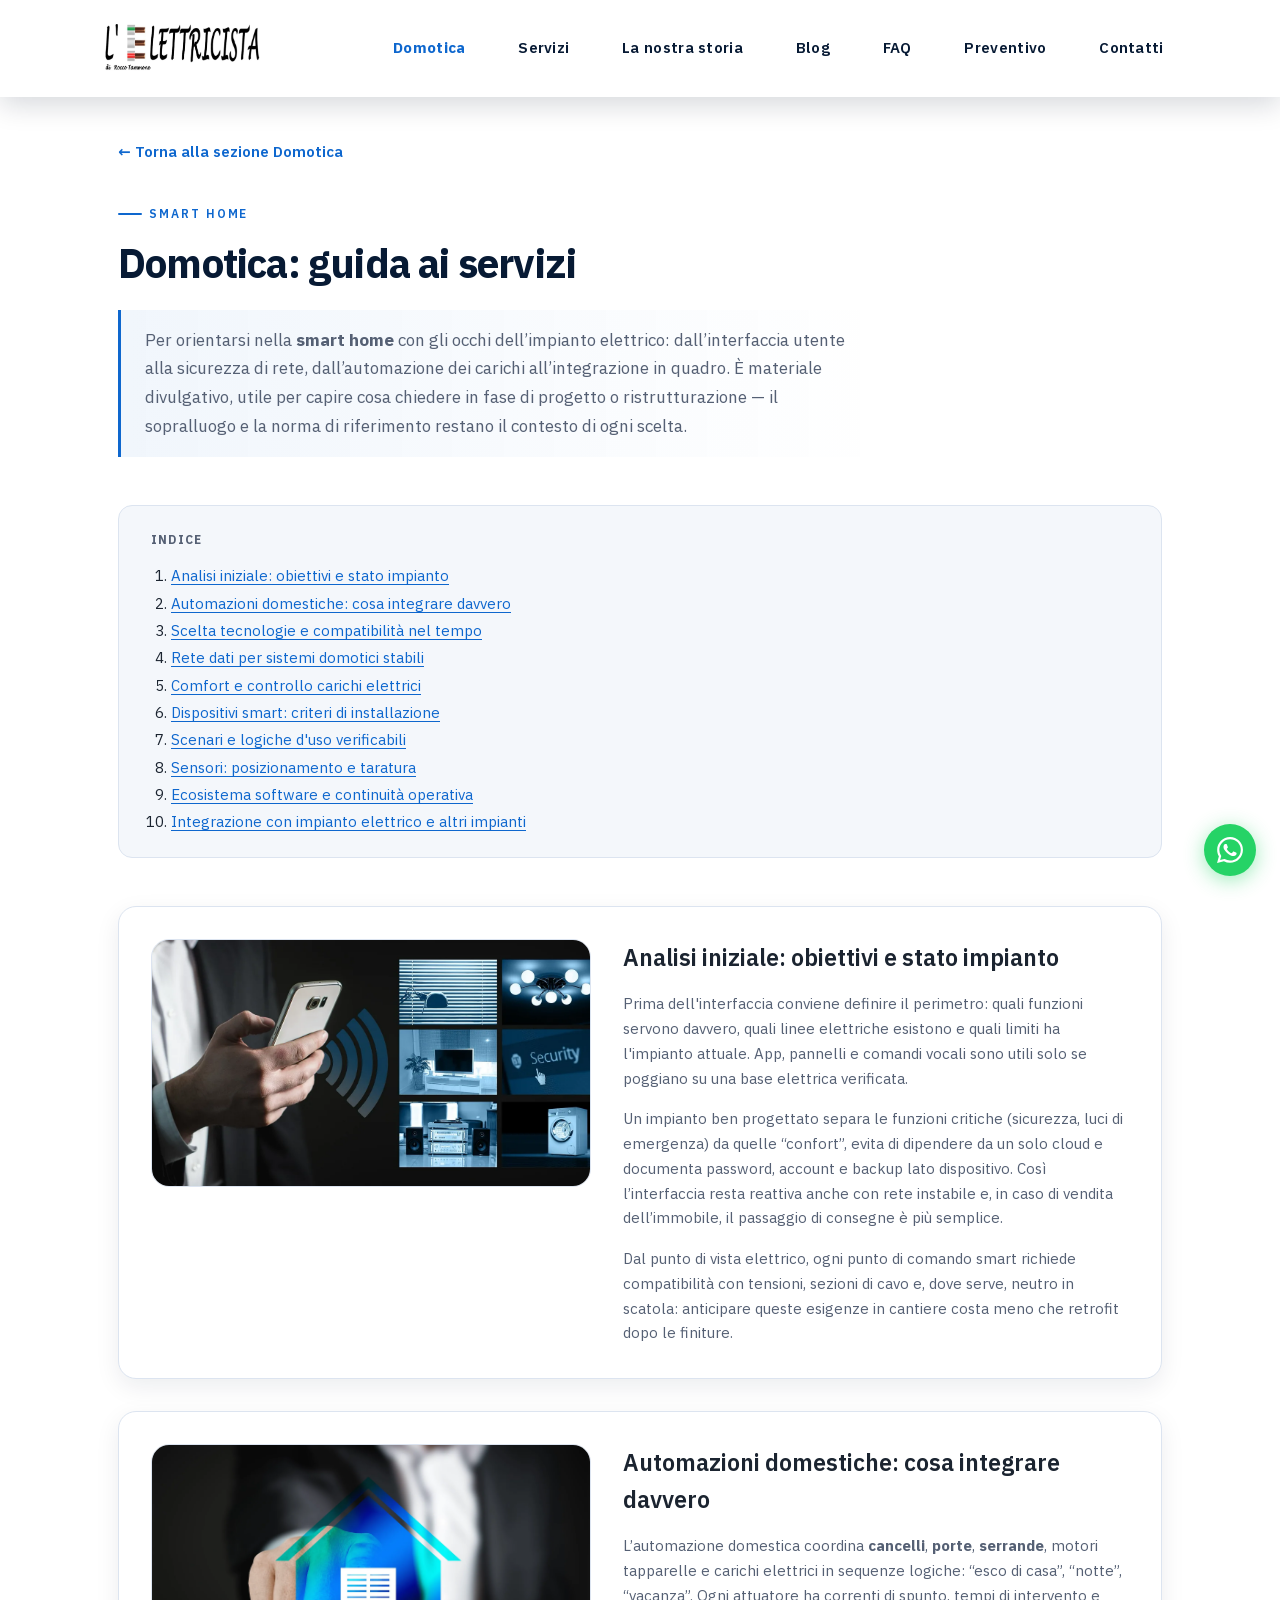
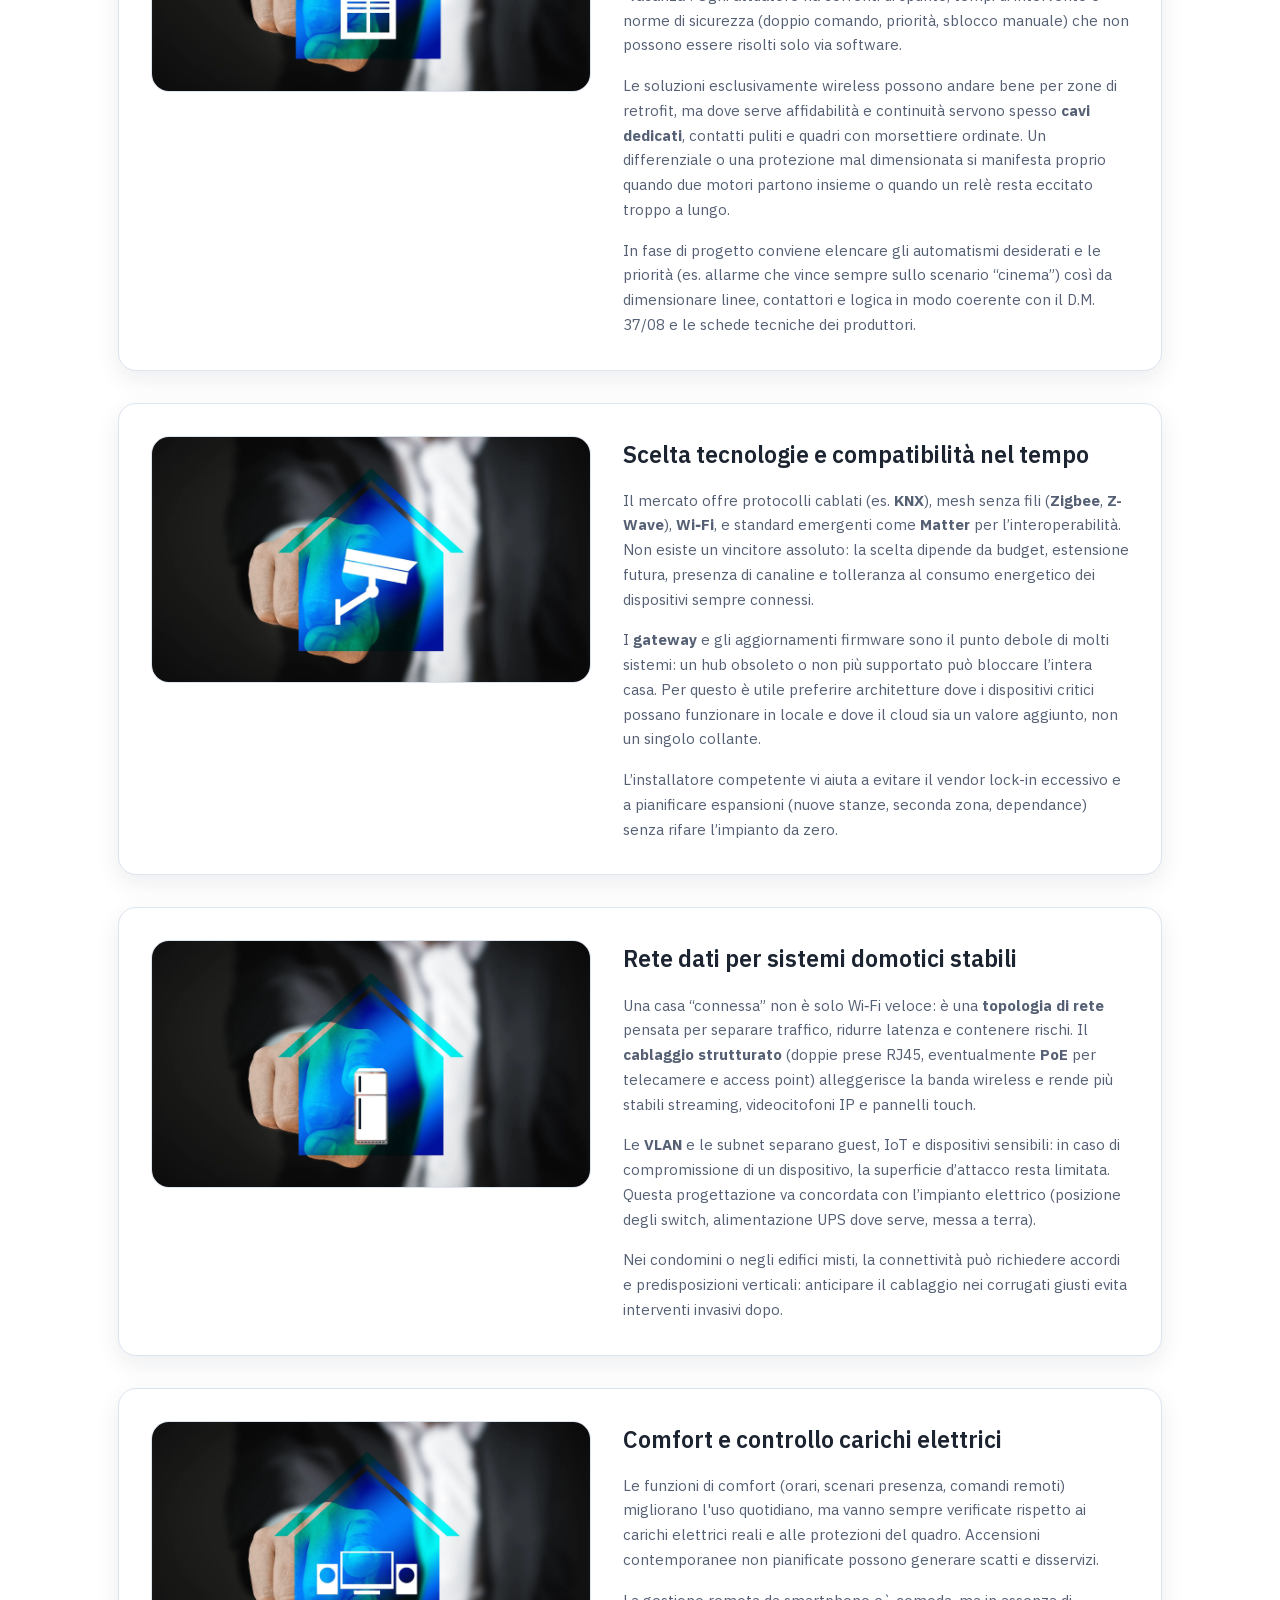
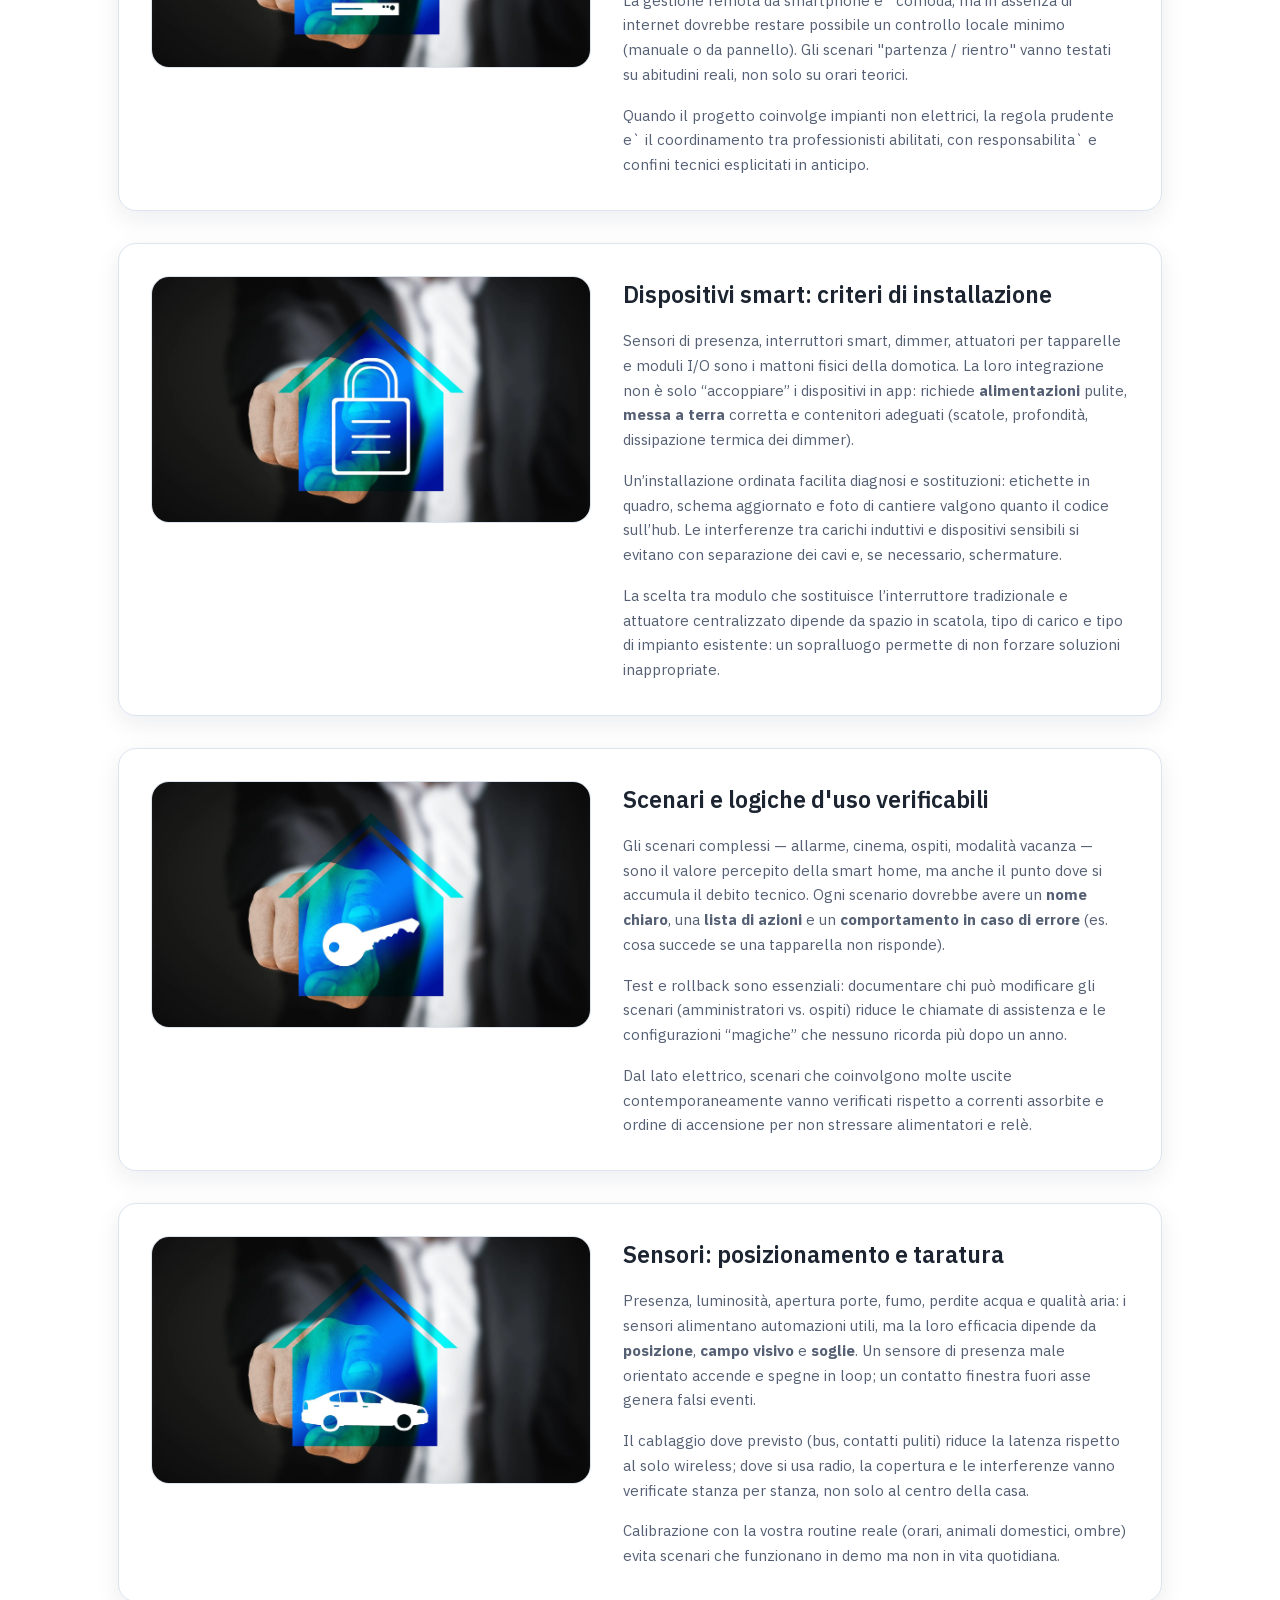
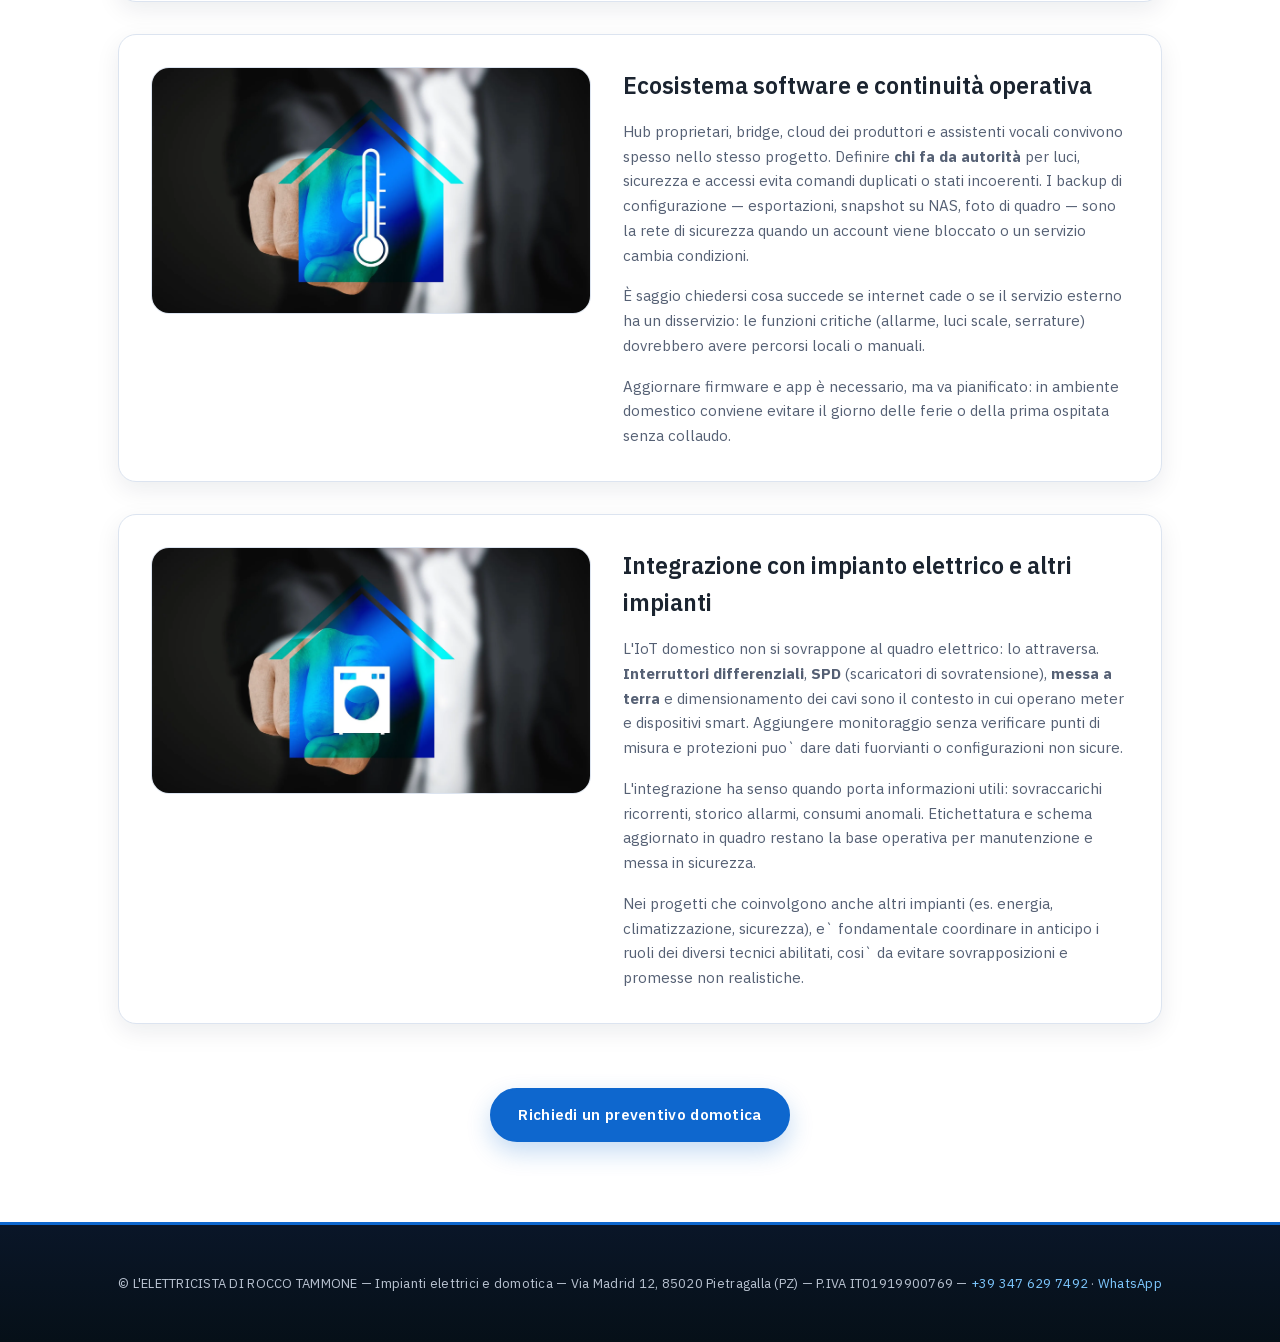
<file: guida-domotica.html>
<!DOCTYPE html>
<html lang="it" id="top">
<head>
  <meta charset="UTF-8">
  <meta name="viewport" content="width=device-width, initial-scale=1.0">
  <title>Domotica: guida ai servizi | L’Elettricista di Rocco Tammone — Potenza, Pietragalla</title>
  <meta name="description" content="Guida approfondita alla domotica: interfaccia e controllo, automazione domestica, tecnologie, rete e sistemi connessi, comfort, dispositivi smart, scenari, sensori, ecosistema e integrazione con l’impianto elettrico.">
  <meta name="robots" content="index, follow">
  <link rel="canonical" href="https://elettricistaroccotammone.it/guida-domotica.html">
  <link rel="icon" href="assets/favicon-transparent.png" type="image/png">
  <meta property="og:type" content="article">
  <meta property="og:url" content="https://elettricistaroccotammone.it/guida-domotica.html">
  <meta property="og:title" content="Domotica: guida ai servizi — Rocco Tammone">
  <meta property="og:description" content="Smart home e impianto elettrico: panoramica su controllo, automazione, rete, comfort e integrazione. Contenuti divulgativi utili in fase di progetto o ristrutturazione.">
  <meta property="og:image" content="https://elettricistaroccotammone.it/assets/geralt-smart-3871774_1920.webp">
  <meta property="og:locale" content="it_IT">
  <link rel="stylesheet" href="styles.css">
</head>
<body>
  <header class="header">
    <div class="header__inner">
      <a href="index.html" class="logo" aria-label="Torna alla home">
        <img src="assets/logo.webp" alt="L'Elettricista di Rocco Tammone — impianti elettrici e domotica" class="logo__img">
      </a>
      <button type="button" class="nav-toggle" aria-label="Apri menu" aria-expanded="false">
        <span></span><span></span><span></span>
      </button>
      <nav class="nav" aria-label="Navigazione principale">
        <ul class="nav__list">
          <li class="nav__item--mobile-only"><a href="index.html">Home</a></li>
          <li><a href="guida-domotica.html" aria-current="page">Domotica</a></li>
          <li><a href="index.html#servizi">Servizi</a></li>
          <li><a href="index.html#storia">La nostra storia</a></li>
          <li><a href="index.html#blog" title="Consigli utili — articoli e guide">Blog</a></li>
          <li><a href="index.html#faq">FAQ</a></li>
          <li><a href="index.html#preventivo">Preventivo</a></li>
          <li><a href="index.html#contatti">Contatti</a></li>
        </ul>
        <div class="nav__footer">
          <div class="nav__footer-circle">
            <img src="assets/circle.webp" alt="" width="256" height="256" class="nav__footer-mark" decoding="async">
          </div>
        </div>
      </nav>
    </div>
  </header>

  <main>
    <div class="page-guida section">
      <div class="container">
        <nav class="page-guida__back" aria-label="Percorso di navigazione">
          <a href="index.html#domotica" class="page-guida__back-link">← Torna alla sezione Domotica</a>
        </nav>

        <header class="page-guida__header">
          <p class="section__tag">Smart home</p>
          <h1 class="section__title">Domotica: guida ai servizi</h1>
          <div class="page-guida__intro">
            <p class="section__lead">Per orientarsi nella <strong>smart home</strong> con gli occhi dell’impianto elettrico: dall’interfaccia utente alla sicurezza di rete, dall’automazione dei carichi all’integrazione in quadro. È materiale divulgativo, utile per capire cosa chiedere in fase di progetto o ristrutturazione — il sopralluogo e la norma di riferimento restano il contesto di ogni scelta.</p>
          </div>
        </header>

        <nav class="page-guida__toc" aria-labelledby="page-guida-toc-h">
          <p id="page-guida-toc-h" class="page-guida__toc-title">Indice</p>
          <ol class="page-guida__toc-list">
            <li><a href="#guida-interfaccia">Analisi iniziale: obiettivi e stato impianto</a></li>
            <li><a href="#guida-automazione">Automazioni domestiche: cosa integrare davvero</a></li>
            <li><a href="#guida-tecnologie">Scelta tecnologie e compatibilità nel tempo</a></li>
            <li><a href="#guida-sistemi-connessi">Rete dati per sistemi domotici stabili</a></li>
            <li><a href="#guida-comfort">Comfort e controllo carichi elettrici</a></li>
            <li><a href="#guida-dispositivi">Dispositivi smart: criteri di installazione</a></li>
            <li><a href="#guida-scenari">Scenari e logiche d'uso verificabili</a></li>
            <li><a href="#guida-sensori">Sensori: posizionamento e taratura</a></li>
            <li><a href="#guida-ecosistema">Ecosistema software e continuità operativa</a></li>
            <li><a href="#guida-integrazione">Integrazione con impianto elettrico e altri impianti</a></li>
          </ol>
        </nav>

        <div class="domotica-guida" aria-label="Contenuti della guida domotica">

          <article id="guida-interfaccia" class="domotica-guida__item">
            <figure class="domotica-guida__figure">
              <img src="assets/geralt-smart-3871774_1920.webp" alt="Interfaccia e controllo smart home" width="1200" height="675" class="domotica-guida__img" decoding="async" fetchpriority="high">
            </figure>
            <div class="domotica-guida__body">
              <h2 class="domotica-guida__title">Analisi iniziale: obiettivi e stato impianto</h2>
              <p class="domotica-guida__text">Prima dell'interfaccia conviene definire il perimetro: quali funzioni servono davvero, quali linee elettriche esistono e quali limiti ha l'impianto attuale. App, pannelli e comandi vocali sono utili solo se poggiano su una base elettrica verificata.</p>
              <p class="domotica-guida__text">Un impianto ben progettato separa le funzioni critiche (sicurezza, luci di emergenza) da quelle “confort”, evita di dipendere da un solo cloud e documenta password, account e backup lato dispositivo. Così l’interfaccia resta reattiva anche con rete instabile e, in caso di vendita dell’immobile, il passaggio di consegne è più semplice.</p>
              <p class="domotica-guida__text">Dal punto di vista elettrico, ogni punto di comando smart richiede compatibilità con tensioni, sezioni di cavo e, dove serve, neutro in scatola: anticipare queste esigenze in cantiere costa meno che retrofit dopo le finiture.</p>
            </div>
          </article>

          <article id="guida-automazione" class="domotica-guida__item">
            <figure class="domotica-guida__figure">
              <img src="assets/geralt-smart-home-3317431_1920.webp" alt="Domotica: automazione domestica" width="1200" height="675" class="domotica-guida__img" loading="lazy" decoding="async">
            </figure>
            <div class="domotica-guida__body">
              <h2 class="domotica-guida__title">Automazioni domestiche: cosa integrare davvero</h2>
              <p class="domotica-guida__text">L’automazione domestica coordina <strong>cancelli</strong>, <strong>porte</strong>, <strong>serrande</strong>, motori tapparelle e carichi elettrici in sequenze logiche: “esco di casa”, “notte”, “vacanza”. Ogni attuatore ha correnti di spunto, tempi di intervento e norme di sicurezza (doppio comando, priorità, sblocco manuale) che non possono essere risolti solo via software.</p>
              <p class="domotica-guida__text">Le soluzioni esclusivamente wireless possono andare bene per zone di retrofit, ma dove serve affidabilità e continuità servono spesso <strong>cavi dedicati</strong>, contatti puliti e quadri con morsettiere ordinate. Un differenziale o una protezione mal dimensionata si manifesta proprio quando due motori partono insieme o quando un relè resta eccitato troppo a lungo.</p>
              <p class="domotica-guida__text">In fase di progetto conviene elencare gli automatismi desiderati e le priorità (es. allarme che vince sempre sullo scenario “cinema”) così da dimensionare linee, contattori e logica in modo coerente con il D.M. 37/08 e le schede tecniche dei produttori.</p>
            </div>
          </article>

          <article id="guida-tecnologie" class="domotica-guida__item">
            <figure class="domotica-guida__figure">
              <img src="assets/geralt-smart-home-3317433_1920.webp" alt="Tecnologie per la casa intelligente" width="1200" height="675" class="domotica-guida__img" loading="lazy" decoding="async">
            </figure>
            <div class="domotica-guida__body">
              <h2 class="domotica-guida__title">Scelta tecnologie e compatibilità nel tempo</h2>
              <p class="domotica-guida__text">Il mercato offre protocolli cablati (es. <strong>KNX</strong>), mesh senza fili (<strong>Zigbee</strong>, <strong>Z-Wave</strong>), <strong>Wi‑Fi</strong>, e standard emergenti come <strong>Matter</strong> per l’interoperabilità. Non esiste un vincitore assoluto: la scelta dipende da budget, estensione futura, presenza di canaline e tolleranza al consumo energetico dei dispositivi sempre connessi.</p>
              <p class="domotica-guida__text">I <strong>gateway</strong> e gli aggiornamenti firmware sono il punto debole di molti sistemi: un hub obsoleto o non più supportato può bloccare l’intera casa. Per questo è utile preferire architetture dove i dispositivi critici possano funzionare in locale e dove il cloud sia un valore aggiunto, non un singolo collante.</p>
              <p class="domotica-guida__text">L’installatore competente vi aiuta a evitare il vendor lock-in eccessivo e a pianificare espansioni (nuove stanze, seconda zona, dependance) senza rifare l’impianto da zero.</p>
            </div>
          </article>

          <article id="guida-sistemi-connessi" class="domotica-guida__item">
            <figure class="domotica-guida__figure">
              <img src="assets/geralt-smart-home-3317434_1920.webp" alt="Sistemi connessi in abitazione" width="1200" height="675" class="domotica-guida__img" loading="lazy" decoding="async">
            </figure>
            <div class="domotica-guida__body">
              <h2 class="domotica-guida__title">Rete dati per sistemi domotici stabili</h2>
              <p class="domotica-guida__text">Una casa “connessa” non è solo Wi‑Fi veloce: è una <strong>topologia di rete</strong> pensata per separare traffico, ridurre latenza e contenere rischi. Il <strong>cablaggio strutturato</strong> (doppie prese RJ45, eventualmente <strong>PoE</strong> per telecamere e access point) alleggerisce la banda wireless e rende più stabili streaming, videocitofoni IP e pannelli touch.</p>
              <p class="domotica-guida__text">Le <strong>VLAN</strong> e le subnet separano guest, IoT e dispositivi sensibili: in caso di compromissione di un dispositivo, la superficie d’attacco resta limitata. Questa progettazione va concordata con l’impianto elettrico (posizione degli switch, alimentazione UPS dove serve, messa a terra).</p>
              <p class="domotica-guida__text">Nei condomini o negli edifici misti, la connettività può richiedere accordi e predisposizioni verticali: anticipare il cablaggio nei corrugati giusti evita interventi invasivi dopo.</p>
            </div>
          </article>

          <article id="guida-comfort" class="domotica-guida__item">
            <figure class="domotica-guida__figure">
              <img src="assets/geralt-smart-home-3317435_1920.webp" alt="Comfort e gestione remota" width="1200" height="675" class="domotica-guida__img" loading="lazy" decoding="async">
            </figure>
            <div class="domotica-guida__body">
              <h2 class="domotica-guida__title">Comfort e controllo carichi elettrici</h2>
              <p class="domotica-guida__text">Le funzioni di comfort (orari, scenari presenza, comandi remoti) migliorano l'uso quotidiano, ma vanno sempre verificate rispetto ai carichi elettrici reali e alle protezioni del quadro. Accensioni contemporanee non pianificate possono generare scatti e disservizi.</p>
              <p class="domotica-guida__text">La gestione remota da smartphone e` comoda, ma in assenza di internet dovrebbe restare possibile un controllo locale minimo (manuale o da pannello). Gli scenari "partenza / rientro" vanno testati su abitudini reali, non solo su orari teorici.</p>
              <p class="domotica-guida__text">Quando il progetto coinvolge impianti non elettrici, la regola prudente e` il coordinamento tra professionisti abilitati, con responsabilita` e confini tecnici esplicitati in anticipo.</p>
            </div>
          </article>

          <article id="guida-dispositivi" class="domotica-guida__item">
            <figure class="domotica-guida__figure">
              <img src="assets/geralt-smart-home-3317436_1920.webp" alt="Dispositivi smart integrati" width="1200" height="675" class="domotica-guida__img" loading="lazy" decoding="async">
            </figure>
            <div class="domotica-guida__body">
              <h2 class="domotica-guida__title">Dispositivi smart: criteri di installazione</h2>
              <p class="domotica-guida__text">Sensori di presenza, interruttori smart, dimmer, attuatori per tapparelle e moduli I/O sono i mattoni fisici della domotica. La loro integrazione non è solo “accoppiare” i dispositivi in app: richiede <strong>alimentazioni</strong> pulite, <strong>messa a terra</strong> corretta e contenitori adeguati (scatole, profondità, dissipazione termica dei dimmer).</p>
              <p class="domotica-guida__text">Un’installazione ordinata facilita diagnosi e sostituzioni: etichette in quadro, schema aggiornato e foto di cantiere valgono quanto il codice sull’hub. Le interferenze tra carichi induttivi e dispositivi sensibili si evitano con separazione dei cavi e, se necessario, schermature.</p>
              <p class="domotica-guida__text">La scelta tra modulo che sostituisce l’interruttore tradizionale e attuatore centralizzato dipende da spazio in scatola, tipo di carico e tipo di impianto esistente: un sopralluogo permette di non forzare soluzioni inappropriate.</p>
            </div>
          </article>

          <article id="guida-scenari" class="domotica-guida__item">
            <figure class="domotica-guida__figure">
              <img src="assets/geralt-smart-home-3317437_1920.webp" alt="Casa connessa e scenari smart" width="1200" height="675" class="domotica-guida__img" loading="lazy" decoding="async">
            </figure>
            <div class="domotica-guida__body">
              <h2 class="domotica-guida__title">Scenari e logiche d'uso verificabili</h2>
              <p class="domotica-guida__text">Gli scenari complessi — allarme, cinema, ospiti, modalità vacanza — sono il valore percepito della smart home, ma anche il punto dove si accumula il debito tecnico. Ogni scenario dovrebbe avere un <strong>nome chiaro</strong>, una <strong>lista di azioni</strong> e un <strong>comportamento in caso di errore</strong> (es. cosa succede se una tapparella non risponde).</p>
              <p class="domotica-guida__text">Test e rollback sono essenziali: documentare chi può modificare gli scenari (amministratori vs. ospiti) riduce le chiamate di assistenza e le configurazioni “magiche” che nessuno ricorda più dopo un anno.</p>
              <p class="domotica-guida__text">Dal lato elettrico, scenari che coinvolgono molte uscite contemporaneamente vanno verificati rispetto a correnti assorbite e ordine di accensione per non stressare alimentatori e relè.</p>
            </div>
          </article>

          <article id="guida-sensori" class="domotica-guida__item">
            <figure class="domotica-guida__figure">
              <img src="assets/geralt-smart-home-3317439_1920.webp" alt="Sensori e automazione" width="1200" height="675" class="domotica-guida__img" loading="lazy" decoding="async">
            </figure>
            <div class="domotica-guida__body">
              <h2 class="domotica-guida__title">Sensori: posizionamento e taratura</h2>
              <p class="domotica-guida__text">Presenza, luminosità, apertura porte, fumo, perdite acqua e qualità aria: i sensori alimentano automazioni utili, ma la loro efficacia dipende da <strong>posizione</strong>, <strong>campo visivo</strong> e <strong>soglie</strong>. Un sensore di presenza male orientato accende e spegne in loop; un contatto finestra fuori asse genera falsi eventi.</p>
              <p class="domotica-guida__text">Il cablaggio dove previsto (bus, contatti puliti) riduce la latenza rispetto al solo wireless; dove si usa radio, la copertura e le interferenze vanno verificate stanza per stanza, non solo al centro della casa.</p>
              <p class="domotica-guida__text">Calibrazione con la vostra routine reale (orari, animali domestici, ombre) evita scenari che funzionano in demo ma non in vita quotidiana.</p>
            </div>
          </article>

          <article id="guida-ecosistema" class="domotica-guida__item">
            <figure class="domotica-guida__figure">
              <img src="assets/geralt-smart-home-3317442_1920.webp" alt="Ecosistema domotico" width="1200" height="675" class="domotica-guida__img" loading="lazy" decoding="async">
            </figure>
            <div class="domotica-guida__body">
              <h2 class="domotica-guida__title">Ecosistema software e continuità operativa</h2>
              <p class="domotica-guida__text">Hub proprietari, bridge, cloud dei produttori e assistenti vocali convivono spesso nello stesso progetto. Definire <strong>chi fa da autorità</strong> per luci, sicurezza e accessi evita comandi duplicati o stati incoerenti. I backup di configurazione — esportazioni, snapshot su NAS, foto di quadro — sono la rete di sicurezza quando un account viene bloccato o un servizio cambia condizioni.</p>
              <p class="domotica-guida__text">È saggio chiedersi cosa succede se internet cade o se il servizio esterno ha un disservizio: le funzioni critiche (allarme, luci scale, serrature) dovrebbero avere percorsi locali o manuali.</p>
              <p class="domotica-guida__text">Aggiornare firmware e app è necessario, ma va pianificato: in ambiente domestico conviene evitare il giorno delle ferie o della prima ospitata senza collaudo.</p>
            </div>
          </article>

          <article id="guida-integrazione" class="domotica-guida__item">
            <figure class="domotica-guida__figure">
              <img src="assets/geralt-smart-home-3317443_1920.webp" alt="Integrazione impianti smart" width="1200" height="675" class="domotica-guida__img" loading="lazy" decoding="async">
            </figure>
            <div class="domotica-guida__body">
              <h2 class="domotica-guida__title">Integrazione con impianto elettrico e altri impianti</h2>
              <p class="domotica-guida__text">L'IoT domestico non si sovrappone al quadro elettrico: lo attraversa. <strong>Interruttori differenziali</strong>, <strong>SPD</strong> (scaricatori di sovratensione), <strong>messa a terra</strong> e dimensionamento dei cavi sono il contesto in cui operano meter e dispositivi smart. Aggiungere monitoraggio senza verificare punti di misura e protezioni puo` dare dati fuorvianti o configurazioni non sicure.</p>
              <p class="domotica-guida__text">L'integrazione ha senso quando porta informazioni utili: sovraccarichi ricorrenti, storico allarmi, consumi anomali. Etichettatura e schema aggiornato in quadro restano la base operativa per manutenzione e messa in sicurezza.</p>
              <p class="domotica-guida__text">Nei progetti che coinvolgono anche altri impianti (es. energia, climatizzazione, sicurezza), e` fondamentale coordinare in anticipo i ruoli dei diversi tecnici abilitati, cosi` da evitare sovrapposizioni e promesse non realistiche.</p>
            </div>
          </article>

        </div>

        <p class="domotica__cta page-guida__cta">
          <a href="index.html#preventivo" class="btn btn--primary">Richiedi un preventivo domotica</a>
        </p>
      </div>
    </div>
  </main>

  <footer class="footer">
    <div class="container">
      <p class="footer__copy">© L'ELETTRICISTA DI ROCCO TAMMONE — Impianti elettrici e domotica — Via Madrid 12, 85020 Pietragalla (PZ) — P.IVA IT01919900769 — <a href="tel:+393476297492">+39 347 629 7492</a> · <a href="https://wa.me/393476297492" target="_blank" rel="noopener noreferrer">WhatsApp</a></p>
    </div>
  </footer>

  <a href="https://wa.me/393476297492" class="wa-float" target="_blank" rel="noopener noreferrer" aria-label="Scrivici su WhatsApp">
    <svg class="wa-float__icon" xmlns="http://www.w3.org/2000/svg" viewBox="0 0 24 24" width="24" height="24" fill="currentColor" aria-hidden="true"><path d="M17.472 14.382c-.297-.149-1.758-.867-2.03-.967-.273-.099-.471-.148-.67.15-.197.297-.767.966-.94 1.164-.173.199-.347.223-.644.075-.297-.15-1.255-.463-2.39-1.475-.883-.788-1.48-1.761-1.653-2.059-.173-.297-.018-.458.13-.606.134-.133.298-.347.446-.52.149-.174.198-.298.298-.497.099-.198.05-.371-.025-.52-.075-.149-.669-1.612-.916-2.207-.242-.579-.487-.5-.669-.51-.173-.008-.371-.01-.57-.01-.198 0-.52.074-.792.372-.272.297-1.04 1.016-1.04 2.479 0 1.462 1.065 2.875 1.213 3.074.149.198 2.096 3.2 5.077 4.487.709.306 1.262.489 1.694.625.712.227 1.36.195 1.871.118.571-.085 1.758-.719 2.006-1.413.248-.694.248-1.289.173-1.413-.074-.124-.272-.198-.57-.347m-5.421 7.403h-.004a9.87 9.87 0 01-5.031-1.378l-.361-.214-3.741.982.998-3.648-.235-.374a9.86 9.86 0 01-1.51-5.26c.001-5.45 4.436-9.884 9.888-9.884 2.64 0 5.122 1.03 6.988 2.898a9.825 9.825 0 012.893 6.994c-.003 5.45-4.435 9.884-9.885 9.884m8.413-18.297A11.815 11.815 0 0012.05 0C5.495 0 .16 5.335.157 11.892c0 2.096.547 4.142 1.588 5.945L.057 24l6.305-1.654a11.882 11.882 0 005.683 1.448h.005c6.554 0 11.89-5.335 11.893-11.893a11.821 11.821 0 00-3.48-8.413Z"/></svg>
  </a>

  <script src="script.js"></script>
</body>
</html>
</file>
<file: styles.css>
/* ============================================
   L'Elettricista di Rocco Tammone — Mobile-first
   ============================================ */

/* IBM Plex Sans — file locali (subset latin); non dipende da Google Fonts */
@font-face {
  font-family: 'IBM Plex Sans';
  font-style: italic;
  font-weight: 400;
  font-stretch: 100%;
  font-display: swap;
  src: url('assets/fonts/ibm-plex-sans-latin-italic.woff2') format('woff2');
  unicode-range: U+0000-00FF, U+0131, U+0152-0153, U+02BB-02BC, U+02C6, U+02DA, U+02DC, U+0304, U+0308, U+0329, U+2000-206F, U+20AC, U+2122, U+2191, U+2193, U+2212, U+2215, U+FEFF, U+FFFD;
}
@font-face {
  font-family: 'IBM Plex Sans';
  font-style: normal;
  font-weight: 400;
  font-stretch: 100%;
  font-display: swap;
  src: url('assets/fonts/ibm-plex-sans-latin.woff2') format('woff2');
  unicode-range: U+0000-00FF, U+0131, U+0152-0153, U+02BB-02BC, U+02C6, U+02DA, U+02DC, U+0304, U+0308, U+0329, U+2000-206F, U+20AC, U+2122, U+2191, U+2193, U+2212, U+2215, U+FEFF, U+FFFD;
}
@font-face {
  font-family: 'IBM Plex Sans';
  font-style: normal;
  font-weight: 500;
  font-stretch: 100%;
  font-display: swap;
  src: url('assets/fonts/ibm-plex-sans-latin.woff2') format('woff2');
  unicode-range: U+0000-00FF, U+0131, U+0152-0153, U+02BB-02BC, U+02C6, U+02DA, U+02DC, U+0304, U+0308, U+0329, U+2000-206F, U+20AC, U+2122, U+2191, U+2193, U+2212, U+2215, U+FEFF, U+FFFD;
}
@font-face {
  font-family: 'IBM Plex Sans';
  font-style: normal;
  font-weight: 600;
  font-stretch: 100%;
  font-display: swap;
  src: url('assets/fonts/ibm-plex-sans-latin.woff2') format('woff2');
  unicode-range: U+0000-00FF, U+0131, U+0152-0153, U+02BB-02BC, U+02C6, U+02DA, U+02DC, U+0304, U+0308, U+0329, U+2000-206F, U+20AC, U+2122, U+2191, U+2193, U+2212, U+2215, U+FEFF, U+FFFD;
}
@font-face {
  font-family: 'IBM Plex Sans';
  font-style: normal;
  font-weight: 700;
  font-stretch: 100%;
  font-display: swap;
  src: url('assets/fonts/ibm-plex-sans-latin.woff2') format('woff2');
  unicode-range: U+0000-00FF, U+0131, U+0152-0153, U+02BB-02BC, U+02C6, U+02DA, U+02DC, U+0304, U+0308, U+0329, U+2000-206F, U+20AC, U+2122, U+2191, U+2193, U+2212, U+2215, U+FEFF, U+FFFD;
}

/* Palette ispirata a siti corporate tipo GE: blu istituzionale, navy titoli, grigi freddi */
:root {
  --color-bg: #ffffff;
  --color-surface: #f4f7fb;
  --color-surface-alt: #e9eef6;
  --color-text: #1b2430;
  --color-text-muted: #556074;
  --color-navy: #071a34;
  --color-accent: #0e67ce;
  --color-accent-dim: #0a56aa;
  --color-accent-soft: #6aa7ea;
  --color-accent-green: #1e5f4a;
  --color-accent-green-dim: #134032;
  --color-electric-blue: #0e67ce;
  --color-border: #dce4f0;
  --color-on-accent: #ffffff;
  --color-header-rule: #005eb8;
  --font-sans: 'IBM Plex Sans', system-ui, -apple-system, sans-serif;
  --font-display: 'IBM Plex Sans', system-ui, sans-serif;
  --space-xs: 0.5rem;
  --space-sm: 1rem;
  --space-md: 1.5rem;
  --space-lg: 2rem;
  --space-xl: 3rem;
  --space-2xl: 4rem;
  --radius: 14px;
  --radius-lg: 18px;
  --transition: 0.2s ease;
  --shadow-sm: 0 8px 24px rgba(7, 26, 52, 0.08);
  --shadow-md: 0 16px 36px rgba(7, 26, 52, 0.12);
  --shadow-lg: 0 24px 56px rgba(7, 26, 52, 0.2);
  /* Header fisso: padding verticale + logo + bordo + piccolo respiro sotto il titolo sezione */
  --header-scroll-offset: calc(var(--space-sm) + var(--space-sm) + 44px + 3px + var(--space-xs));
}

*,
*::before,
*::after {
  box-sizing: border-box;
}

html {
  scroll-behavior: auto;
  scroll-padding-top: var(--header-scroll-offset);
  font-family: 'IBM Plex Sans', system-ui, -apple-system, sans-serif;
  overflow-x: hidden;
  width: 100%;
}

body {
  margin: 0;
  font-family: var(--font-sans);
  font-size: 1rem;
  line-height: 1.6;
  color: var(--color-text);
  background: var(--color-bg);
  -webkit-font-smoothing: antialiased;
  overflow-x: hidden;
  width: 100%;
}

img {
  max-width: 100%;
  height: auto;
  display: block;
}

a {
  color: var(--color-accent);
  text-decoration: none;
  transition: color var(--transition);
}
a:hover {
  color: var(--color-accent-dim);
}

/* ----- Header (fascia blu sotto, stile corporate) ----- */
.header {
  position: fixed;
  top: 0;
  left: 0;
  right: 0;
  z-index: 100;
  width: 100%;
  max-width: 100%;
  background: var(--color-bg);
  border-bottom: 1px solid rgba(255, 255, 255, 0.28);
  box-shadow: 0 8px 26px rgba(6, 20, 42, 0.16);
  backdrop-filter: blur(10px);
}

.header__inner {
  display: flex;
  align-items: center;
  justify-content: space-between;
  gap: var(--space-md);
  padding: var(--space-sm) var(--space-md);
  max-width: 1140px;
  margin: 0 auto;
  position: relative;
  min-width: 0;
  width: 100%;
  box-sizing: border-box;
}

.logo {
  display: flex;
  align-items: center;
  text-decoration: none;
  max-width: min(240px, 78vw);
  min-width: 0;
  flex-shrink: 0;
  position: relative;
  z-index: 110;
}
.logo:hover {
  opacity: 0.92;
}
.logo__img {
  width: auto;
  max-width: 100%;
  height: 44px;
  object-fit: contain;
  object-position: left center;
  border-radius: 0;
  flex-shrink: 0;
}
@media (min-width: 640px) {
  :root {
    --header-scroll-offset: calc(var(--space-sm) + var(--space-sm) + 48px + 3px + var(--space-xs));
  }
  .logo {
    max-width: none;
  }
  .logo__img {
    height: 48px;
    width: auto;
    max-width: none;
  }
}

.nav-toggle {
  display: flex;
  flex-direction: column;
  gap: 5px;
  padding: var(--space-xs);
  background: none;
  border: none;
  cursor: pointer;
  color: var(--color-text);
  position: relative;
  z-index: 110;
  flex-shrink: 0;
}
.nav-toggle span {
  display: block;
  width: 22px;
  height: 2px;
  background: currentColor;
  border-radius: 1px;
  transition: var(--transition);
}
.nav-toggle[aria-expanded="true"] span:nth-child(1) {
  transform: translateY(7px) rotate(45deg);
}
.nav-toggle[aria-expanded="true"] span:nth-child(2) {
  opacity: 0;
}
.nav-toggle[aria-expanded="true"] span:nth-child(3) {
  transform: translateY(-7px) rotate(-45deg);
}

.nav {
  position: fixed;
  top: 0;
  left: 0;
  right: 0;
  bottom: 0;
  z-index: 50;
  width: 100%;
  max-width: 100%;
  background: var(--color-bg);
  padding: var(--space-lg);
  padding-top: calc(52px + var(--space-sm));
  padding-bottom: var(--space-md);
  transform: translateX(100%);
  transition: transform 0.3s ease;
  overflow-y: auto;
  overflow-x: hidden;
  -webkit-overflow-scrolling: touch;
  visibility: visible;
  display: flex;
  flex-direction: column;
  min-height: 100dvh;
  min-height: 100vh;
  box-sizing: border-box;
}
.nav.is-open {
  transform: translateX(0);
}

.nav__list {
  list-style: none;
  margin: 0;
  padding: 0;
  display: flex;
  flex-direction: column;
  gap: var(--space-md);
  padding-top: var(--space-xl);
  flex: 0 0 auto;
}

.nav__footer {
  flex: 1 1 auto;
  min-height: 0;
  container-type: size;
  container-name: nav-footer;
  display: flex;
  justify-content: center;
  align-items: center;
  padding: var(--space-lg) var(--space-md);
  padding-bottom: calc(var(--space-lg) + env(safe-area-inset-bottom, 0));
}

.nav__footer-circle {
  flex-shrink: 0;
  box-sizing: border-box;
  /* Fallback senza container queries: quasi tutto lo spazio possibile */
  width: min(100%, 85vmin, 22rem);
  aspect-ratio: 1;
  max-height: 100%;
  border-radius: 50%;
  overflow: hidden;
  background: var(--color-surface);
  border: 1px solid var(--color-border);
  box-shadow: 0 8px 32px rgba(30, 58, 95, 0.1);
  display: flex;
  align-items: center;
  justify-content: center;
}

@supports (width: 10cqmin) {
  .nav__footer-circle {
    width: min(100cqmin, 22rem);
    height: min(100cqmin, 22rem);
    max-width: 100%;
    max-height: 100%;
  }
}

.nav__footer-mark {
  width: 100%;
  height: 100%;
  object-fit: contain;
  object-position: center;
  display: block;
}
.nav__list li {
  display: block;
}
.nav__list a {
  display: block;
  font-size: 1.125rem;
  font-weight: 500;
  color: var(--color-text);
  padding: var(--space-sm) 0;
}
.nav__list a:hover {
  color: var(--color-accent);
}

@media (max-width: 639px) {
  .nav__list {
    gap: var(--space-sm);
    padding-top: var(--space-lg);
  }
  .nav__list a {
    font-size: 0.9375rem;
    font-weight: 600;
    letter-spacing: 0.02em;
    color: var(--color-navy);
    padding: 0.4rem 0;
  }
  .nav__list a:hover {
    color: var(--color-accent);
  }
}

/* Nessuna linea / separatore sotto Home (mobile) */
.nav a[aria-current='page'] {
  font-weight: 700;
  color: var(--color-electric-blue);
}
.nav .nav__list .nav__item--mobile-only,
.nav .nav__list .nav__item--mobile-only a {
  border: 0;
  box-shadow: none;
}

/* ----- Hero ----- */
.hero {
  position: relative;
  min-height: 100vh;
  min-height: 100dvh;
  display: flex;
  flex-direction: column;
  justify-content: center;
  /* Padding orizzontale solo sul contenuto: lo sfondo resta edge-to-edge */
  padding: calc(60px + var(--space-xl)) 0 var(--space-xl);
}

.hero__bg {
  position: absolute;
  inset: 0;
  z-index: 0;
  background-color: #0d1e39;
  background-image: url('assets/hero-domotica-smart-home-bg.webp');
  background-size: cover;
  background-position: center top;
  background-repeat: no-repeat;
  pointer-events: none;
}
.hero__bg::after {
  content: "";
  position: absolute;
  inset: 0;
  background:
    linear-gradient(120deg, rgba(8, 20, 41, 0.8) 0%, rgba(8, 20, 41, 0.5) 45%, rgba(8, 20, 41, 0.15) 100%);
}

.hero__inner {
  position: relative;
  z-index: 1;
  display: flex;
  flex-direction: column;
  align-items: flex-end;
  gap: var(--space-xl);
  max-width: 1140px;
  margin: 0 auto;
  width: 100%;
  padding-left: var(--space-md);
  padding-right: var(--space-md);
}

.hero__content {
  position: relative;
  width: 100%;
  max-width: 640px;
  align-self: flex-end;
  padding: var(--space-lg) var(--space-xl);
  padding-right: calc(var(--space-xl) + 56px + var(--space-sm));
  background: #ffffff;
  border-radius: var(--radius-lg);
  border: 1px solid rgba(14, 103, 206, 0.16);
  box-shadow: var(--shadow-lg);
  isolation: isolate;
  text-rendering: optimizeLegibility;
}

@media (max-width: 639px) {
  .hero__inner {
    align-items: stretch;
  }
  .hero__content {
    align-self: stretch;
    max-width: none;
    padding: var(--space-lg) var(--space-md);
  }
  .hero__panel-brand {
    display: none;
  }
}

.hero__panel-brand {
  position: absolute;
  top: var(--space-md);
  right: var(--space-md);
  margin: 0;
  z-index: 2;
}
.hero__panel-logo {
  width: 56px;
  height: 56px;
  max-width: 56px;
  flex-shrink: 0;
  object-fit: cover;
  border-radius: 50%;
  border: 1px solid var(--color-border);
  box-shadow: 0 1px 3px rgba(17, 17, 17, 0.06);
}

.hero__contact {
  display: flex;
  flex-wrap: wrap;
  align-items: center;
  gap: var(--space-sm);
  margin-top: var(--space-lg);
  font-size: 0.9375rem;
}
.hero__tel {
  color: var(--color-text);
  font-weight: 500;
}
.hero__tel:hover {
  color: var(--color-accent);
}
.hero__wa {
  display: inline-flex;
  align-items: center;
  gap: 0.45rem;
  padding: 0.35rem 0.75rem;
  background: #25d366;
  color: #fff;
  border-radius: var(--radius);
  font-weight: 500;
  text-decoration: none;
}
.hero__wa-icon {
  flex-shrink: 0;
  width: 1.125em;
  height: 1.125em;
  margin-top: 1px;
}
.hero__wa-text {
  line-height: 1.2;
}
.hero__wa:hover {
  background: #20bd5a;
  color: #fff;
}

.hero__tag {
  font-size: 0.8125rem;
  text-transform: uppercase;
  letter-spacing: 0.14em;
  color: #1d5da3;
  margin: 0 0 var(--space-sm);
  font-weight: 600;
}

.brand-name {
  display: block;
}
.brand-name__line {
  display: block;
}

.hero__title {
  font-family: var(--font-sans);
  font-size: clamp(1.875rem, 5.2vw, 3rem);
  font-weight: 700;
  line-height: 1.08;
  margin: 0 0 var(--space-sm);
  color: var(--color-navy);
  letter-spacing: -0.02em;
}
.hero__title .brand-name {
  line-height: 1.12;
}

.hero__subtitle {
  font-size: 1.0625rem;
  color: #445064;
  margin: 0 0 var(--space-lg);
  max-width: 520px;
}
.hero__metrics {
  margin-top: var(--space-md);
  display: grid;
  grid-template-columns: repeat(3, minmax(0, 1fr));
  gap: var(--space-xs);
}
.hero__metric {
  background: linear-gradient(180deg, #f8fbff 0%, #eef5ff 100%);
  border: 1px solid rgba(14, 103, 206, 0.2);
  border-radius: 12px;
  padding: 0.75rem 0.65rem;
  text-align: center;
}
.hero__metric-value {
  display: block;
  color: var(--color-navy);
  font-weight: 700;
  font-size: 1.1rem;
  line-height: 1.1;
}
.hero__metric-label {
  display: block;
  color: var(--color-text-muted);
  font-size: 0.75rem;
  margin-top: 0.2rem;
}

.hero__cta {
  display: flex;
  flex-wrap: wrap;
  gap: var(--space-sm);
}

.hero__scroll {
  position: absolute;
  bottom: var(--space-lg);
  left: 50%;
  transform: translateX(-50%);
  display: flex;
  flex-direction: column;
  align-items: center;
  gap: var(--space-xs);
  font-size: 0.75rem;
  color: var(--color-text-muted);
}
.hero__scroll-line {
  width: 1px;
  height: 32px;
  background: linear-gradient(to bottom, var(--color-accent), transparent);
  border-radius: 1px;
  animation: scrollHint 2s ease-in-out infinite;
}
@keyframes scrollHint {
  0%, 100% { opacity: 0.3; transform: scaleY(0.6); }
  50% { opacity: 1; transform: scaleY(1); }
}

/* ----- Buttons ----- */
.btn {
  display: inline-flex;
  align-items: center;
  justify-content: center;
  padding: 0.8rem 1.65rem;
  font-family: var(--font-sans);
  font-size: 0.9375rem;
  font-weight: 600;
  letter-spacing: 0.02em;
  border-radius: 999px;
  border: 2px solid transparent;
  cursor: pointer;
  transition: background var(--transition), color var(--transition), border-color var(--transition), transform var(--transition), box-shadow var(--transition);
}
.btn--primary {
  background: var(--color-accent);
  color: var(--color-on-accent);
  border-color: var(--color-accent);
  box-shadow: 0 10px 24px rgba(14, 103, 206, 0.24);
}
.btn--primary:hover {
  background: var(--color-accent-dim);
  border-color: var(--color-accent-dim);
  color: var(--color-on-accent);
  transform: translateY(-1px);
}
.btn--outline {
  background: transparent;
  color: var(--color-navy);
  border-color: var(--color-navy);
}
.btn--outline:hover {
  border-color: var(--color-accent);
  color: var(--color-accent);
  background: rgba(14, 103, 206, 0.06);
}

/* ----- Container & sections ----- */
.container {
  width: 100%;
  max-width: 1140px;
  margin: 0 auto;
  padding: 0 var(--space-md);
}

.section {
  padding: var(--space-2xl) 0;
}
.section__tag {
  font-size: 0.75rem;
  text-transform: uppercase;
  letter-spacing: 0.16em;
  color: var(--color-accent);
  margin: 0 0 var(--space-sm);
  font-weight: 600;
  display: inline-flex;
  align-items: center;
  gap: 0.45rem;
}
.section__tag::before {
  content: "";
  width: 24px;
  height: 2px;
  border-radius: 999px;
  background: var(--color-accent);
}
.section__title {
  font-family: var(--font-sans);
  font-size: clamp(1.625rem, 3.8vw, 2.5rem);
  font-weight: 700;
  margin: 0 0 var(--space-md);
  color: var(--color-navy);
  letter-spacing: -0.02em;
  line-height: 1.15;
}
.section__lead {
  font-size: 1.0625rem;
  color: var(--color-text-muted);
  margin: 0 0 var(--space-xl);
  max-width: 640px;
}

/* ----- Services ----- */
.services__grid {
  display: grid;
  gap: var(--space-lg);
  margin-bottom: var(--space-xl);
}

.card {
  background: var(--color-bg);
  border: 1px solid var(--color-border);
  border-radius: var(--radius);
  border-top: 0;
  padding: var(--space-lg);
  transition: border-color var(--transition), box-shadow var(--transition), transform var(--transition);
  box-shadow: var(--shadow-sm);
}
.card:hover {
  border-color: rgba(14, 103, 206, 0.35);
  box-shadow: var(--shadow-md);
  transform: translateY(-4px);
}

.card__icon {
  width: 44px;
  height: 44px;
  margin-bottom: var(--space-md);
  color: var(--color-accent);
  background: rgba(14, 103, 206, 0.1);
  border-radius: 12px;
  padding: 0.55rem;
}
.card__icon svg {
  width: 100%;
  height: 100%;
}
.card__title {
  font-size: 1.125rem;
  font-weight: 600;
  margin: 0 0 var(--space-sm);
  color: var(--color-navy);
}
.card__text {
  font-size: 0.9375rem;
  color: var(--color-text-muted);
  margin: 0;
  line-height: 1.55;
}

.services__extra {
  background: var(--color-surface);
  border-radius: var(--radius);
  padding: var(--space-md);
  border-left: 4px solid var(--color-accent);
  box-shadow: var(--shadow-sm);
}
.services__extra p {
  margin: 0;
  font-size: 0.9375rem;
  color: var(--color-text-muted);
}

/* Sezioni: bande alternate (grigio / bianco) — mai due sezioni adiacenti uguali */
/* Ordine: domotica grigio → servizi chiaro/foto → storia grigio → blog bianco → FAQ grigio → preventivo bianco → contatti grigio */
.services {
  background-color: #f8fbff;
  background-image:
    linear-gradient(180deg, rgba(248, 251, 255, 0.95) 0%, rgba(248, 251, 255, 0.88) 45%, rgba(248, 251, 255, 0.95) 100%),
    url('assets/bru-no-switchgear-2069791_1920.webp');
  background-size: cover, cover;
  background-position: center, center;
  background-repeat: no-repeat;
}

.services .section__tag,
.services .section__title,
.services .section__lead {
  position: relative;
  z-index: 1;
}
.services .section__lead {
  color: var(--color-text);
}

@media (max-width: 639px) {
  .services {
    background-image:
      linear-gradient(180deg, rgba(248, 251, 255, 0.97) 0%, rgba(248, 251, 255, 0.9) 100%),
      url('assets/bru-no-switchgear-2069791_1920.webp');
    background-size: cover, cover;
    background-position: center, center;
  }
}
.history {
  background: var(--color-surface);
}
.contacts {
  background: var(--color-surface);
}

/* ----- History ----- */
.domotica {
  background: var(--color-surface);
}
.domotica .section__lead {
  max-width: 78ch;
}

/* Ancore (#domotica): allineamento sotto l’header fisso */
#domotica {
  scroll-margin-top: calc(var(--header-scroll-offset) + var(--space-xs));
}

/* Showcase dentro mix-media: stessa card, striscia unica (come una sola immagine) */
.domotica__mix-media .domotica__showcase-strip {
  overflow: hidden;
  border-radius: var(--radius-lg);
  border: 1px solid var(--color-border);
  background: var(--color-surface-alt);
  margin-bottom: var(--space-md);
}
.domotica__showcase-row {
  display: flex;
  flex-direction: column;
  gap: 0;
  align-items: stretch;
}
.domotica__showcase-flank {
  margin: 0;
  min-width: 0;
}
.domotica__showcase-flank-img {
  width: 100%;
  height: auto;
  aspect-ratio: 16 / 9;
  object-fit: cover;
  object-position: center;
  display: block;
  border-radius: var(--radius-lg);
  border: 1px solid var(--color-border);
  background: var(--color-surface-alt);
}
.domotica__mix-media .domotica__showcase-strip .domotica__showcase-flank-img {
  border-radius: 0;
  border: 0;
}
.domotica__mix-media .domotica__showcase-strip .domotica__showcase-carousel-wrap {
  border-top: 1px solid var(--color-border);
  border-bottom: 1px solid var(--color-border);
}
.domotica__showcase-carousel-wrap {
  min-width: 0;
  flex: 1 1 auto;
}
.domotica__showcase-carousel {
  position: relative;
  width: 100%;
  border-radius: var(--radius-lg);
  overflow: hidden;
  border: 1px solid var(--color-border);
  background: var(--color-surface-alt);
  aspect-ratio: 16 / 9;
}
.domotica__mix-media .domotica__showcase-strip .domotica__showcase-carousel {
  border-radius: 0;
  border: 0;
}
.domotica__showcase-slides {
  position: absolute;
  inset: 0;
  width: 100%;
  height: 100%;
  min-height: 0;
}
.domotica__showcase-slides .domotica__showcase-slide {
  position: absolute;
  inset: 0;
  width: 100%;
  height: 100%;
  object-fit: cover;
  opacity: 0;
}
.domotica__showcase-slides .domotica__showcase-slide.is-active {
  opacity: 1;
  z-index: 1;
}
.domotica__showcase-dots {
  position: absolute;
  bottom: 0.5rem;
  left: 0;
  right: 0;
  display: flex;
  justify-content: center;
  flex-wrap: wrap;
  gap: 0.35rem;
  z-index: 2;
  padding: 0 var(--space-sm);
  pointer-events: none;
}
.domotica__showcase-dots .domotica__showcase-dot {
  pointer-events: auto;
}
.domotica__showcase-dot {
  width: 7px;
  height: 7px;
  padding: 0;
  border: 0;
  border-radius: 50%;
  background: rgba(255, 255, 255, 0.45);
  box-shadow: 0 0 0 1px rgba(0, 40, 85, 0.2);
  cursor: pointer;
  transition: background var(--transition), transform var(--transition);
}
.domotica__showcase-dot:hover {
  background: rgba(255, 255, 255, 0.75);
}
.domotica__showcase-dot.is-active {
  background: var(--color-electric-blue);
  box-shadow: 0 0 0 1px rgba(255, 255, 255, 0.5);
  transform: scale(1.12);
}

@media (min-width: 960px) {
  .domotica__showcase-row {
    display: grid;
    grid-template-columns: minmax(0, 0.95fr) minmax(0, 1.35fr) minmax(0, 0.95fr);
    gap: 0;
    align-items: stretch;
  }
  .domotica__mix-media .domotica__showcase-strip .domotica__showcase-carousel-wrap {
    border-top: none;
    border-bottom: none;
    border-left: 1px solid var(--color-border);
    border-right: 1px solid var(--color-border);
  }
}

/* Carousel + galleria affiancati alle card (layout a griglia su desktop) */
.domotica__mix {
  display: flex;
  flex-direction: column;
  gap: var(--space-xl);
  margin-bottom: var(--space-xl);
}
.domotica__mix-media {
  display: flex;
  flex-direction: column;
  gap: var(--space-md);
  min-width: 0;
  /* Una sola card a colonna: carousel + galleria dentro lo stesso pannello */
  background: var(--color-bg);
  border: 1px solid var(--color-border);
  border-radius: var(--radius);
  border-top: 3px solid var(--color-accent);
  padding: var(--space-md);
  box-shadow: 0 4px 24px rgba(0, 40, 85, 0.08);
}
.domotica__mix-media .domotica__carousel {
  border: none;
  border-radius: var(--radius);
}
.domotica__mix .domotica__gallery {
  margin-bottom: 0;
  padding-top: 0;
  margin-top: 0;
  border-top: none;
}

@media (min-width: 960px) {
  #domotica {
    scroll-margin-top: calc(var(--header-scroll-offset) + var(--space-sm));
  }
  .domotica .container {
    max-width: 1240px;
  }
  .domotica__mix {
    display: grid;
    grid-template-columns: repeat(2, minmax(0, 1fr));
    grid-auto-flow: row;
    gap: var(--space-lg);
    align-items: start;
    margin-bottom: var(--space-xl);
  }
  /* Galleria in alto a sinistra */
  .domotica__mix-media {
    grid-column: 1;
    grid-row: 1;
    position: static;
    align-self: start;
  }
  /* Le card diventano item del grid parent: riempiono anche lo spazio sotto la gallery */
  .domotica__mix .domotica__grid.services__grid {
    display: contents;
  }
  .domotica__mix .domotica__grid.services__grid > .card {
    margin: 0;
    height: 100%;
    display: flex;
    flex-direction: column;
  }
}

@media (min-width: 1280px) {
  .domotica .container {
    max-width: 1320px;
  }
  .domotica__mix {
    grid-template-columns: repeat(5, minmax(0, 1fr));
    gap: var(--space-xl);
  }
  .domotica__mix-media {
    grid-column: 1 / span 3;
    grid-row: 1;
  }
  .domotica__mix .domotica__grid.services__grid > .card {
    grid-column: auto;
  }
  /* Prima riga: 2 card accanto alla gallery; righe successive: fino a 5 colonne */
  .domotica__mix .domotica__grid.services__grid > .card:nth-of-type(1) {
    grid-column: 4;
  }
  .domotica__mix .domotica__grid.services__grid > .card:nth-of-type(2) {
    grid-column: 5;
  }
}

.domotica__visual {
  background: transparent;
}
.domotica__carousel-wrap {
  border: 0;
  overflow: visible;
}
.domotica__carousel {
  position: relative;
  width: 100%;
  border-radius: var(--radius-lg);
  overflow: hidden;
  border: 1px solid var(--color-border);
  background: var(--color-surface-alt);
  /* Altezza solo da 16:9 — niente min-height sui figli in-flow o il box diventa quadrato su mobile stretto */
  aspect-ratio: 16 / 9;
}
.domotica__carousel-slides {
  position: absolute;
  inset: 0;
  width: 100%;
  height: 100%;
  min-height: 0;
}
.domotica__carousel-slide {
  position: absolute;
  inset: 0;
  width: 100%;
  height: 100%;
  object-fit: cover;
  opacity: 0;
}
.domotica__carousel-slide.is-active {
  opacity: 1;
  z-index: 1;
}
.domotica__carousel-dots {
  position: absolute;
  bottom: 0.75rem;
  left: 0;
  right: 0;
  display: flex;
  justify-content: center;
  flex-wrap: wrap;
  gap: 0.45rem;
  z-index: 2;
  padding: 0 var(--space-sm);
  pointer-events: none;
}
.domotica__carousel-dots .domotica__carousel-dot {
  pointer-events: auto;
}
.domotica__carousel-dot {
  width: 8px;
  height: 8px;
  padding: 0;
  border: 0;
  border-radius: 50%;
  background: rgba(0, 94, 184, 0.28);
  cursor: pointer;
  transition: background var(--transition), transform var(--transition);
}
.domotica__carousel-dot:hover {
  background: rgba(0, 94, 184, 0.5);
}
.domotica__carousel-dot.is-active {
  background: var(--color-electric-blue);
  transform: scale(1.15);
}
.domotica__gallery {
  display: flex;
  flex-direction: column;
  gap: var(--space-md);
  margin-bottom: var(--space-xl);
}
.domotica__gallery .domotica__showcase-carousel-wrap {
  width: 100%;
  min-width: 0;
}
.domotica__gallery .domotica__showcase-carousel {
  border-radius: var(--radius-lg);
  border: 1px solid var(--color-border);
  overflow: hidden;
}
.domotica__gallery-grid {
  display: grid;
  grid-template-columns: repeat(3, minmax(0, 1fr));
  gap: 3px;
  border-radius: var(--radius-lg);
  overflow: hidden;
  border: 1px solid var(--color-border);
}
.domotica__gallery-cell {
  width: 100%;
  aspect-ratio: 16 / 9;
  height: auto;
  object-fit: cover;
  object-position: center;
  display: block;
  transition: opacity var(--transition);
}
.domotica__gallery-cell:hover {
  opacity: 0.92;
}
.domotica__grid {
  margin-bottom: 0;
}
.domotica__mix .domotica__grid .card {
  padding: var(--space-md);
}
.domotica__mix .domotica__grid .card__icon {
  width: 38px;
  height: 38px;
  margin-bottom: 0.75rem;
  border-radius: 10px;
}
.domotica__mix .domotica__grid .card__title {
  font-size: 1rem;
  margin-bottom: 0.5rem;
}
.domotica__mix .domotica__grid .card__text {
  font-size: 0.89rem;
  line-height: 1.45;
}
.domotica__cta {
  margin: var(--space-xl) 0 0;
  text-align: center;
}

/* Blocco “La guida domotica” — tratto visivo di riguardo (senza etichette testuali) */
.domotica__guida-chapter {
  display: block;
  width: 100%;
  min-width: 0;
  border-radius: var(--radius-lg);
  padding: 3px;
  background:
    linear-gradient(120deg, rgba(255, 255, 255, 0.3), transparent 32%),
    linear-gradient(135deg, #bf9b25 0%, #eadcae 16%, #b4cff0 48%, #2f7fd7 74%, #091e3a 100%);
  box-shadow:
    0 16px 40px rgba(7, 26, 52, 0.18),
    0 0 0 1px rgba(7, 26, 52, 0.06);
  position: relative;
  isolation: isolate;
  text-decoration: none;
  color: inherit;
  cursor: pointer;
  transition: box-shadow var(--transition), transform var(--transition);
}
.domotica__guida-chapter:hover {
  box-shadow:
    0 20px 48px rgba(7, 26, 52, 0.22),
    0 0 0 1px rgba(7, 26, 52, 0.08);
}
/* Stesso linguaggio del CTA primario: anello accent, alone blu, leggero sollevamento */
.domotica__guida-chapter:focus:not(:focus-visible) {
  outline: none;
}
.domotica__guida-chapter:focus-visible {
  outline: none;
  box-shadow:
    0 16px 40px rgba(7, 26, 52, 0.18),
    0 0 0 1px rgba(7, 26, 52, 0.06),
    0 0 0 2px var(--color-bg),
    0 0 0 4px var(--color-accent),
    0 14px 36px rgba(14, 103, 206, 0.32);
  transform: translateY(-1px);
}
.domotica__guida-chapter::after {
  content: "";
  position: absolute;
  inset: auto -24px -34px auto;
  width: 136px;
  height: 136px;
  background: radial-gradient(circle, rgba(191, 155, 37, 0.25), rgba(191, 155, 37, 0) 70%);
  border-radius: 999px;
  pointer-events: none;
  opacity: 0.9;
  z-index: -1;
}
.domotica__guida-chapter-inner {
  border-radius: calc(var(--radius-lg) - 3px);
  padding: calc(var(--space-md) + 0.1rem) var(--space-lg);
  background:
    linear-gradient(172deg, rgba(255, 255, 255, 0.98) 0%, rgba(244, 249, 255, 0.96) 52%, rgba(233, 241, 250, 0.95) 100%);
  border: 1px solid rgba(255, 255, 255, 0.58);
  display: flex;
  flex-direction: column;
  align-items: flex-start;
  gap: 0.7rem;
  position: relative;
  overflow: hidden;
  box-shadow: inset 0 1px 0 rgba(255, 255, 255, 0.65);
}
.domotica__guida-chapter-inner::before {
  content: "";
  position: absolute;
  inset: 0;
  background:
    radial-gradient(ellipse 92% 56% at 100% 0%, rgba(14, 103, 206, 0.16), transparent 58%),
    linear-gradient(90deg, rgba(196, 160, 40, 0.08), transparent 22%);
  pointer-events: none;
}
.domotica__guida-badge {
  position: relative;
  z-index: 1;
  display: inline-flex;
  align-items: center;
  gap: 0.38rem;
  padding: 0.36rem 0.68rem 0.36rem 0.5rem;
  border-radius: 999px;
  border: 1px solid rgba(196, 160, 40, 0.56);
  background: linear-gradient(180deg, #fbf2d3 0%, #ead695 52%, #e0c676 100%);
  color: #3f3215;
  font-size: 0.6rem;
  font-weight: 700;
  letter-spacing: 0.13em;
  text-transform: uppercase;
  box-shadow:
    0 1px 3px rgba(7, 26, 52, 0.12),
    inset 0 1px 0 rgba(255, 255, 255, 0.55);
}
.domotica__guida-badge-icon {
  flex-shrink: 0;
  color: #9f7600;
  filter: drop-shadow(0 0 2px rgba(191, 155, 37, 0.45));
}
.domotica__guida-chapter-heading {
  position: relative;
  z-index: 1;
  font-size: clamp(1.22rem, 2.5vw, 1.52rem);
  font-weight: 700;
  font-family: var(--font-display);
  color: var(--color-navy);
  letter-spacing: -0.028em;
  line-height: 1.22;
  margin: 0;
  transition: color var(--transition), text-shadow var(--transition);
}
.domotica__guida-chapter:hover .domotica__guida-chapter-heading {
  color: var(--color-electric-blue);
  text-shadow: 0 0 12px rgba(14, 103, 206, 0.18);
}
.domotica__guida-chapter-desc {
  position: relative;
  z-index: 1;
  margin: 0;
  max-width: 52ch;
  font-size: 0.84rem;
  line-height: 1.56;
  color: #4f5b72;
}
@media (min-width: 960px) {
  .domotica__mix .domotica__grid .card {
    padding: 0.9rem;
  }
}

/* Pagina guida-domotica.html — .section.page-guida evita che il padding-top venga sovrascritto da .section nelle media query */
.section.page-guida {
  padding-top: calc(
    env(safe-area-inset-top, 0px) + var(--header-scroll-offset) + var(--space-lg)
  );
  padding-bottom: var(--space-2xl);
}
.page-guida__back {
  margin: 0 0 var(--space-lg);
}
.page-guida__back-link {
  display: inline-flex;
  align-items: center;
  gap: 0.35rem;
  font-size: 0.9375rem;
  font-weight: 600;
  color: var(--color-electric-blue);
  text-decoration: none;
  border-bottom: 1px solid transparent;
  transition: border-color var(--transition), color var(--transition);
}
.page-guida__back-link:hover {
  border-bottom-color: rgba(14, 103, 206, 0.45);
}
.page-guida__back-link:focus-visible {
  outline: 2px solid var(--color-electric-blue);
  outline-offset: 3px;
  border-radius: 4px;
}
.page-guida__header {
  margin-bottom: 0;
  max-width: 48rem;
}
.page-guida__header .section__title {
  margin-bottom: var(--space-md);
}
.page-guida__intro {
  margin-top: var(--space-xs);
  padding-left: var(--space-md);
  border-left: 3px solid var(--color-electric-blue);
  background: linear-gradient(90deg, rgba(14, 103, 206, 0.06) 0%, transparent 100%);
  border-radius: 0 var(--radius) var(--radius) 0;
  padding-top: var(--space-sm);
  padding-bottom: var(--space-sm);
  padding-right: var(--space-sm);
}
.page-guida__intro .section__lead {
  margin-bottom: 0;
  max-width: 52rem;
  line-height: 1.7;
}
.page-guida__header + .page-guida__toc {
  margin-top: var(--space-xl);
}
.page-guida__toc {
  margin-bottom: var(--space-xl);
  padding: var(--space-md) var(--space-lg);
  border-radius: var(--radius);
  border: 1px solid var(--color-border);
  background: var(--color-surface);
}
.page-guida__toc-title {
  font-size: 0.75rem;
  font-weight: 700;
  letter-spacing: 0.1em;
  text-transform: uppercase;
  color: var(--color-text-muted);
  margin: 0 0 var(--space-sm);
}
.page-guida__toc-list {
  margin: 0;
  padding-left: 1.25rem;
  display: flex;
  flex-direction: column;
  gap: 0.35rem;
  font-size: 0.9375rem;
  line-height: 1.45;
}
.page-guida__toc-list a {
  color: var(--color-electric-blue);
  text-decoration: underline;
  text-underline-offset: 3px;
}
.page-guida__toc-list a:hover {
  color: var(--color-accent-dim);
}
.page-guida .domotica-guida {
  margin-top: 0;
  padding-top: 0;
  border-top: none;
}
.page-guida .domotica-guida__item[id] {
  scroll-margin-top: var(--header-scroll-offset);
}
.page-guida .domotica-guida__title {
  font-size: clamp(1.2rem, 2.4vw, 1.45rem);
}
.page-guida__cta {
  margin-top: var(--space-2xl);
}
.domotica-guida__text + .domotica-guida__text {
  margin-top: var(--space-sm);
}

.domotica-guida {
  margin-top: var(--space-2xl);
  padding-top: var(--space-xl);
  border-top: 1px solid var(--color-border);
}
.domotica-guida__heading {
  font-size: clamp(1.25rem, 2.5vw, 1.5rem);
  font-weight: 700;
  margin: 0 0 var(--space-sm);
  color: var(--color-text);
}
.domotica-guida__intro {
  margin: 0 0 var(--space-xl);
  max-width: 65ch;
  font-size: 0.9375rem;
  color: var(--color-text-muted);
  line-height: 1.6;
}
.domotica-guida__item {
  display: grid;
  grid-template-columns: minmax(0, 1fr) minmax(0, 1.15fr);
  gap: var(--space-lg);
  align-items: start;
  padding: var(--space-lg);
  margin-top: var(--space-lg);
  border: 1px solid var(--color-border);
  border-radius: var(--radius-lg);
  background: var(--color-bg);
  box-shadow: var(--shadow-sm);
}
.domotica-guida__item:first-of-type {
  margin-top: 0;
}
.page-guida .domotica-guida__item:hover {
  border-color: rgba(14, 103, 206, 0.28);
  box-shadow: var(--shadow-md);
}
.domotica-guida__figure {
  margin: 0;
}
.domotica-guida__img {
  width: 100%;
  height: auto;
  display: block;
  border-radius: var(--radius-lg);
  border: 1px solid var(--color-border);
  object-fit: cover;
  aspect-ratio: 16 / 9;
}
.domotica-guida__title {
  font-size: 1.0625rem;
  font-weight: 600;
  margin: 0 0 var(--space-sm);
  color: var(--color-text);
}
.domotica-guida__text {
  margin: 0;
  font-size: 0.9375rem;
  color: var(--color-text-muted);
  line-height: 1.65;
}
@media (max-width: 768px) {
  .domotica-guida__item {
    grid-template-columns: 1fr;
    gap: var(--space-md);
  }
}

.history__content {
  display: flex;
  flex-direction: column;
  gap: var(--space-xl);
}

.history__media {
  display: flex;
  flex-direction: column;
  gap: var(--space-lg);
  align-items: center;
}
.history__img {
  width: 100%;
  max-width: 420px;
  height: auto;
  border-radius: var(--radius-lg);
  border: 1px solid var(--color-border);
  box-shadow: 0 8px 24px rgba(17, 17, 17, 0.08);
}

.history__lead {
  font-size: 1.125rem;
  color: var(--color-text);
  margin: 0 0 var(--space-md);
}
.history__text p {
  margin: 0 0 var(--space-md);
  color: var(--color-text-muted);
  font-size: 0.9375rem;
}
.history__text p:last-child {
  margin-bottom: 0;
}

.history__badge {
  display: flex;
  flex-direction: column;
  align-items: center;
  justify-content: center;
  padding: var(--space-xl);
  background: var(--color-bg);
  border-radius: var(--radius);
  border: 1px solid var(--color-border);
  border-top: 4px solid var(--color-accent);
  text-align: center;
  box-shadow: 0 4px 24px rgba(0, 40, 85, 0.06);
}
.history__years {
  font-family: var(--font-sans);
  font-size: 3rem;
  font-weight: 700;
  letter-spacing: -0.03em;
  color: var(--color-navy);
  line-height: 1;
  display: block;
}
.history__label {
  font-size: 0.875rem;
  color: var(--color-text-muted);
  margin-top: var(--space-xs);
}

.history__mentions {
  margin-top: var(--space-2xl);
  padding-top: var(--space-xl);
  border-top: 1px solid var(--color-border);
  scroll-margin-top: var(--header-scroll-offset);
}
.history__mentions-title {
  font-family: var(--font-sans);
  font-size: clamp(1.5rem, 3vw, 2rem);
  font-weight: 700;
  margin: 0 0 var(--space-md);
  color: var(--color-navy);
  letter-spacing: -0.02em;
  line-height: 1.15;
}
.history__mentions-lead {
  margin-bottom: var(--space-xl);
}

/* ----- Mentions — solo citazioni ----- */
.mentions__grid {
  display: grid;
  gap: var(--space-lg);
}

.mention {
  margin: 0;
  padding: var(--space-lg);
  background: var(--color-bg);
  border: 1px solid var(--color-border);
  border-left: 3px solid var(--color-electric-blue);
  border-radius: var(--radius-lg);
  box-shadow: var(--shadow-sm);
}
.mention__text {
  font-size: 1rem;
  font-style: italic;
  color: var(--color-text);
  margin: 0 0 var(--space-sm);
  line-height: 1.6;
}
.mention__author {
  font-size: 0.875rem;
  color: var(--color-text-muted);
}

/* ----- Consigli utili (sezione blog) ----- */
.blog {
  background: var(--color-bg);
}
.blog__grid {
  display: grid;
  gap: var(--space-lg);
}
.blog-card {
  background: var(--color-bg);
  border: 1px solid var(--color-border);
  border-radius: var(--radius-lg);
  overflow: hidden;
  box-shadow: var(--shadow-sm);
  transition: transform var(--transition), box-shadow var(--transition), border-color var(--transition);
}
.blog-card--clickable {
  cursor: pointer;
}
.blog-card--clickable:focus {
  outline: none;
}
.blog-card--clickable:focus-visible {
  outline: 2px solid var(--color-accent);
  outline-offset: 2px;
}
.blog-card:hover {
  transform: translateY(-4px);
  box-shadow: var(--shadow-md);
  border-color: rgba(14, 103, 206, 0.35);
}
.blog-card__img {
  width: 100%;
  aspect-ratio: 16 / 9;
  object-fit: cover;
  object-position: center;
  display: block;
}
.blog-card__media {
  display: block;
  width: 100%;
  line-height: 0;
  border-radius: var(--radius-lg) var(--radius-lg) 0 0;
  overflow: hidden;
}
.blog-card--clickable .blog-card__media img {
  transition: opacity var(--transition);
}
.blog-card--clickable:hover .blog-card__media img {
  opacity: 0.94;
}
.blog-card--flash {
  animation: blog-card-flash 1.1s ease;
}
@keyframes blog-card-flash {
  0%,
  100% {
    box-shadow: var(--shadow-sm);
    border-color: var(--color-border);
  }
  40% {
    box-shadow: 0 0 0 3px rgba(14, 103, 206, 0.38), var(--shadow-md);
    border-color: rgba(14, 103, 206, 0.42);
  }
}
.blog-card__body {
  padding: var(--space-md);
}
.blog-card__meta {
  margin: 0 0 0.45rem;
  font-size: 0.75rem;
  font-weight: 600;
  text-transform: uppercase;
  letter-spacing: 0.12em;
  color: var(--color-accent);
}
.blog-card__title {
  margin: 0 0 var(--space-sm);
  font-size: 1.12rem;
  line-height: 1.3;
  color: var(--color-navy);
}
.blog-card__excerpt {
  margin: 0 0 var(--space-sm);
  color: var(--color-text-muted);
  font-size: 0.9375rem;
}
.blog-card__hint {
  font-weight: 600;
  display: inline-flex;
  align-items: center;
  gap: 0.35rem;
  margin: 0;
  font: inherit;
  font-size: 0.9375rem;
  color: var(--color-accent);
  pointer-events: none;
}
.blog-card--clickable:hover .blog-card__hint span[aria-hidden="true"] {
  transform: translateX(2px);
}
.blog-card__hint span[aria-hidden="true"] {
  display: inline-block;
  transition: transform var(--transition);
}

/* Blog: lettura articolo (SPA — nasconde il resto della pagina) */
body.is-blog-reading main > section:not(#blog) {
  display: none !important;
}
body.is-blog-reading .footer {
  display: none;
}
body.is-blog-reading .wa-float {
  display: none;
}
body.is-blog-reading #blog .blog__list {
  display: none;
}
body.is-blog-reading #blog [data-blog-articles] {
  display: block;
}
[data-blog-articles][hidden] {
  display: none !important;
}
.blog-articles {
  padding-bottom: var(--space-2xl);
}
.blog-articles .blog-article-view__inner {
  padding-top: calc(var(--header-scroll-offset) + var(--space-sm));
}
.blog-article-view[hidden] {
  display: none !important;
}
.blog-article-view__inner {
  max-width: 42rem;
  margin: 0 auto;
  padding: 0 var(--space-md);
  display: flex;
  flex-direction: column;
  align-items: stretch;
}
.blog-article-view__nav {
  display: flex;
  flex-wrap: wrap;
  align-items: center;
  justify-content: space-between;
  gap: var(--space-md);
  margin-bottom: var(--space-lg);
}
.blog-article-view__nav .blog-article-view__back.btn {
  margin-bottom: 0;
  align-self: center;
}
.blog-article-view__nav--bottom {
  margin-top: var(--space-xl);
  margin-bottom: 0;
  padding-top: var(--space-lg);
  border-top: 1px solid var(--color-border);
}
.blog-article-view__to-list {
  font-weight: 600;
  font-size: 0.9375rem;
  color: var(--color-accent);
  text-decoration: none;
  white-space: nowrap;
}
.blog-article-view__to-list:hover {
  text-decoration: underline;
}

/* ----- FAQ ----- */
.faq {
  background: var(--color-surface);
  border-top: 1px solid var(--color-border);
}
.faq__list {
  max-width: 720px;
  display: flex;
  flex-direction: column;
  gap: var(--space-sm);
}
.faq__item {
  background: #ffffff;
  border: 1px solid var(--color-border);
  border-radius: var(--radius-lg);
  box-shadow: var(--shadow-sm);
  overflow: hidden;
}
.faq__question {
  list-style: none;
  cursor: pointer;
  padding: var(--space-md) var(--space-lg);
  padding-right: 2.75rem;
  font-size: 1rem;
  font-weight: 600;
  color: var(--color-navy);
  position: relative;
  transition: background var(--transition);
}
.faq__question::-webkit-details-marker {
  display: none;
}
.faq__question::after {
  content: "";
  position: absolute;
  right: var(--space-md);
  top: 50%;
  width: 0.55rem;
  height: 0.55rem;
  border-right: 2px solid var(--color-accent);
  border-bottom: 2px solid var(--color-accent);
  transform: translateY(-60%) rotate(45deg);
  transition: transform var(--transition);
}
.faq__item[open] .faq__question::after {
  transform: translateY(-20%) rotate(-135deg);
}
.faq__question:hover {
  background: rgba(14, 103, 206, 0.06);
}
.faq__answer {
  padding: 0 var(--space-lg) var(--space-md);
  border-top: 1px solid rgba(220, 228, 240, 0.9);
}
.faq__answer p {
  margin: var(--space-sm) 0 0;
  font-size: 0.9375rem;
  color: var(--color-text-muted);
  line-height: 1.6;
}
.faq__answer p:first-child {
  margin-top: var(--space-md);
}

/* ----- Quote form ----- */
.quote {
  background: var(--color-bg);
}

.quote-form {
  display: grid;
  gap: var(--space-md);
  max-width: 520px;
  background: #ffffff;
  border: 1px solid var(--color-border);
  border-radius: var(--radius-lg);
  box-shadow: var(--shadow-sm);
  padding: var(--space-lg);
}
.quote-form__row label {
  display: block;
  font-size: 0.875rem;
  font-weight: 500;
  color: var(--color-text);
  margin-bottom: var(--space-xs);
}
.quote-form__row input,
.quote-form__row select,
.quote-form__row textarea {
  width: 100%;
  padding: 0.75rem 1rem;
  font-family: var(--font-sans);
  font-size: 1rem;
  color: var(--color-text);
  background: var(--color-bg);
  border: 1px solid var(--color-border);
  border-radius: var(--radius);
  transition: border-color var(--transition);
}
.quote-form__row input::placeholder,
.quote-form__row textarea::placeholder {
  color: var(--color-text-muted);
  opacity: 0.8;
}
.quote-form__row input:focus,
.quote-form__row select:focus,
.quote-form__row textarea:focus {
  outline: none;
  border-color: var(--color-accent);
  box-shadow: 0 0 0 2px rgba(0, 94, 184, 0.2);
}
.quote-form__row--full {
  grid-column: 1 / -1;
}
.quote-form__submit {
  margin-top: var(--space-xs);
}

/* ----- Contacts ----- */
.contacts__grid {
  display: grid;
  gap: var(--space-xl);
}

.contacts__block h3 {
  font-family: var(--font-sans);
  font-size: 1.25rem;
  font-weight: 600;
  margin: 0 0 var(--space-md);
  color: var(--color-navy);
}
.contacts__block {
  background: #ffffff;
  border: 1px solid var(--color-border);
  border-radius: var(--radius-lg);
  box-shadow: var(--shadow-sm);
  padding: var(--space-lg);
}
.contacts__block p {
  font-size: 0.9375rem;
  color: var(--color-text-muted);
  margin: 0 0 var(--space-sm);
}
.contacts__intro {
  margin: 0 0 var(--space-md);
  line-height: 1.55;
  max-width: 36rem;
}
.contacts__zones {
  margin-top: var(--space-md);
  padding-top: var(--space-md);
  border-top: 1px solid var(--color-border);
  line-height: 1.55;
}
.contacts__block a {
  font-weight: 500;
}

.contacts__tel-row {
  display: inline-flex;
  align-items: center;
  gap: 0.6rem;
  flex-wrap: wrap;
}
.contacts__wa-round {
  display: inline-flex;
  align-items: center;
  justify-content: center;
  width: 1.75rem;
  height: 1.75rem;
  background: transparent;
  color: var(--color-accent);
  border-radius: 0;
  line-height: 0;
  flex-shrink: 0;
  transition: color var(--transition), opacity var(--transition);
}
.contacts__wa-round:hover {
  color: var(--color-accent-dim);
}
.contacts__wa-round:focus-visible {
  outline: 2px solid var(--color-accent);
  outline-offset: 2px;
}
.contacts__wa-icon {
  width: 1.25rem;
  height: 1.25rem;
  display: block;
}

.contacts__block--map .contacts__map-title {
  margin-top: 0;
}
.contacts__map-title {
  font-family: var(--font-display);
  font-size: 1.25rem;
  font-weight: 600;
  margin: 0 0 var(--space-md);
  color: var(--color-navy);
}
.contacts__map-wrap {
  position: relative;
  width: 100%;
  border-radius: var(--radius);
  overflow: hidden;
  border: 1px solid var(--color-border);
  background: var(--color-surface-alt);
  aspect-ratio: 16 / 10;
}
.contacts__map-iframe {
  position: absolute;
  top: 0;
  left: 0;
  width: 100%;
  height: 100%;
  border: 0;
}
/* ----- Footer (navy corporate) ----- */
.footer {
  padding: var(--space-xl) 0;
  border-top: 3px solid var(--color-accent);
  background: linear-gradient(180deg, #0a1628 0%, #061018 100%);
}
.footer__copy {
  font-size: 0.8125rem;
  color: #b8c2d0;
  margin: 0;
  text-align: center;
  line-height: 1.65;
  letter-spacing: 0.02em;
}
.footer a {
  color: #7ec8ff;
}
.footer a:hover {
  color: #ffffff;
}

/* ========== Tablet and up ========== */
@media (min-width: 640px) {
  .nav-toggle {
    display: none;
  }
  .nav {
    position: static;
    top: auto;
    right: auto;
    left: auto;
    bottom: auto;
    width: auto;
    height: auto;
    min-height: 0;
    transform: none;
    background: none;
    padding: 0;
    overflow: visible;
    z-index: auto;
    flex: 0 0 auto;
    min-width: 0;
    display: block;
  }
  .nav__footer {
    display: none;
  }
  .nav__list {
    flex-direction: row;
    flex-wrap: wrap;
    justify-content: flex-end;
    gap: var(--space-md);
    padding-top: 0;
    align-items: center;
  }
  /* Specificità > .nav__list li, altrimenti Home resta visibile su desktop */
  .nav .nav__list .nav__item--mobile-only {
    display: none;
  }
  .nav__list li {
    display: inline-block;
  }
  .nav__list a {
    font-size: 0.9375rem;
    font-weight: 600;
    letter-spacing: 0.02em;
    color: var(--color-navy);
    padding: 0.55rem 0.9rem;
    border-radius: 999px;
  }
  .nav__list a:hover {
    color: var(--color-accent);
    background: rgba(14, 103, 206, 0.08);
  }
  .header__inner {
    padding: var(--space-md) var(--space-lg);
    flex-wrap: nowrap;
  }
  .hero__inner {
    padding-left: var(--space-lg);
    padding-right: var(--space-lg);
  }
  .hero__bg {
    background-position: center top;
  }
  .hero__metrics {
    grid-template-columns: repeat(3, minmax(112px, 1fr));
  }
  .services__grid {
    grid-template-columns: repeat(2, 1fr);
  }
  .history__content {
    flex-direction: row;
    align-items: flex-start;
    gap: var(--space-2xl);
  }
  .history__badge {
    min-width: 160px;
    flex-shrink: 0;
  }
  .mentions__grid {
    grid-template-columns: repeat(2, 1fr);
  }
  .blog__grid {
    grid-template-columns: repeat(2, minmax(0, 1fr));
  }
  .contacts__grid {
    grid-template-columns: 1fr 1fr;
  }
}

/* ========== Desktop ========== */
@media (min-width: 960px) {
  .container {
    padding: 0 var(--space-xl);
  }
  .section {
    padding: 5rem 0;
  }
  .section.page-guida {
    padding-top: calc(
      env(safe-area-inset-top, 0px) + var(--header-scroll-offset) + var(--space-xl)
    );
    padding-bottom: 5rem;
  }
  .hero__content {
    max-width: 680px;
  }
  .services__grid {
    grid-template-columns: repeat(3, 1fr);
    gap: var(--space-xl);
  }
  .mentions__grid {
    grid-template-columns: repeat(3, 1fr);
  }
  .blog__grid {
    grid-template-columns: repeat(3, minmax(0, 1fr));
  }
  .quote-form {
    grid-template-columns: 1fr 1fr;
  }
  .quote-form__row--full {
    grid-column: 1 / -1;
  }
}

/* ----- WhatsApp floating button ----- */
.wa-float {
  position: fixed;
  right: var(--space-md);
  bottom: calc(var(--space-md) + env(safe-area-inset-bottom, 0px));
  z-index: 95;
  display: inline-flex;
  align-items: center;
  justify-content: center;
  width: 3.25rem;
  height: 3.25rem;
  padding: 0;
  background: #25d366;
  color: #ffffff;
  line-height: 0;
  border-radius: 50%;
  box-shadow: 0 4px 20px rgba(37, 211, 102, 0.45);
  text-decoration: none;
  transition: transform var(--transition), box-shadow var(--transition), background 0.2s ease;
}
.wa-float:hover {
  color: #ffffff;
  background: #20bd5a;
  transform: translateY(-2px);
  box-shadow: 0 8px 28px rgba(37, 211, 102, 0.55);
}
.wa-float:focus-visible {
  outline: 2px solid var(--color-accent);
  outline-offset: 3px;
}
.wa-float__icon {
  width: 26px;
  height: 26px;
  display: block;
  flex-shrink: 0;
}

/* ----- Pagine articolo (blog) ----- */
.article-page {
  background: var(--color-bg);
}
.article-main {
  padding-top: calc(var(--header-scroll-offset) + var(--space-lg));
  padding-bottom: var(--space-2xl);
}
.article-wrap {
  max-width: 42rem;
  margin: 0 auto;
  padding: 0 var(--space-md);
}
.article__breadcrumb {
  font-size: 0.875rem;
  color: var(--color-text-muted);
  margin: 0 0 var(--space-md);
}
.article__breadcrumb a {
  color: var(--color-accent);
  text-decoration: none;
}
.article__breadcrumb a:hover {
  text-decoration: underline;
}
.article__header {
  margin-bottom: var(--space-lg);
}
.article__meta {
  margin: 0 0 var(--space-sm);
  font-size: 0.75rem;
  font-weight: 600;
  text-transform: uppercase;
  letter-spacing: 0.12em;
  color: var(--color-accent);
}
.article__title {
  margin: 0 0 var(--space-md);
  font-size: clamp(1.65rem, 4vw, 2.15rem);
  line-height: 1.2;
  color: var(--color-navy);
  letter-spacing: -0.02em;
}
.article__lead {
  margin: 0;
  font-size: 1.0625rem;
  color: var(--color-text-muted);
  line-height: 1.55;
}
.article__figure {
  margin: 0 0 var(--space-xl);
  border-radius: var(--radius-lg);
  overflow: hidden;
  border: 1px solid var(--color-border);
  box-shadow: var(--shadow-sm);
}
.article__img {
  width: 100%;
  aspect-ratio: 16 / 9;
  object-fit: cover;
}
.article-prose h2 {
  margin: var(--space-xl) 0 var(--space-md);
  font-size: 1.3rem;
  font-weight: 700;
  line-height: 1.28;
  color: var(--color-navy);
}
.article-prose h2:first-child {
  margin-top: 0;
}
.article-prose h3 {
  margin: var(--space-lg) 0 var(--space-sm);
  font-size: 1.05rem;
  font-weight: 600;
  color: var(--color-navy);
}
.article-prose p {
  margin: 0 0 var(--space-md);
  color: var(--color-text);
}
.article-prose ul,
.article-prose ol {
  margin: 0 0 var(--space-md);
  padding-left: 1.25rem;
}
.article-prose li {
  margin-bottom: var(--space-xs);
}
.article-prose li:last-child {
  margin-bottom: 0;
}
.article-prose strong {
  color: var(--color-navy);
  font-weight: 600;
}
.article__cta {
  margin-top: var(--space-2xl);
  padding: var(--space-lg);
  background: var(--color-surface);
  border: 1px solid var(--color-border);
  border-radius: var(--radius-lg);
  text-align: center;
}
.article__cta p {
  margin: 0 0 var(--space-md);
  color: var(--color-text-muted);
  font-size: 0.9375rem;
}
.article__footer-actions {
  display: flex;
  flex-direction: column;
  gap: var(--space-md);
  align-items: flex-start;
  margin-top: var(--space-xl);
}
@media (min-width: 640px) {
  .article__footer-actions {
    flex-direction: row;
    flex-wrap: wrap;
    align-items: center;
  }
}
.article__back {
  font-weight: 600;
}

/* Reduce motion for users who prefer it */
@media (prefers-reduced-motion: reduce) {
  html {
    scroll-behavior: auto;
  }
  .hero__scroll-line {
    animation: none;
  }
  .nav,
  .nav-toggle span {
    transition: none;
  }
  .wa-float {
    transition: none;
  }
  .wa-float:hover {
    transform: none;
  }
  .blog-card--flash {
    animation: none;
  }
  .blog-card__media {
    transition: none;
  }
}
</file>
